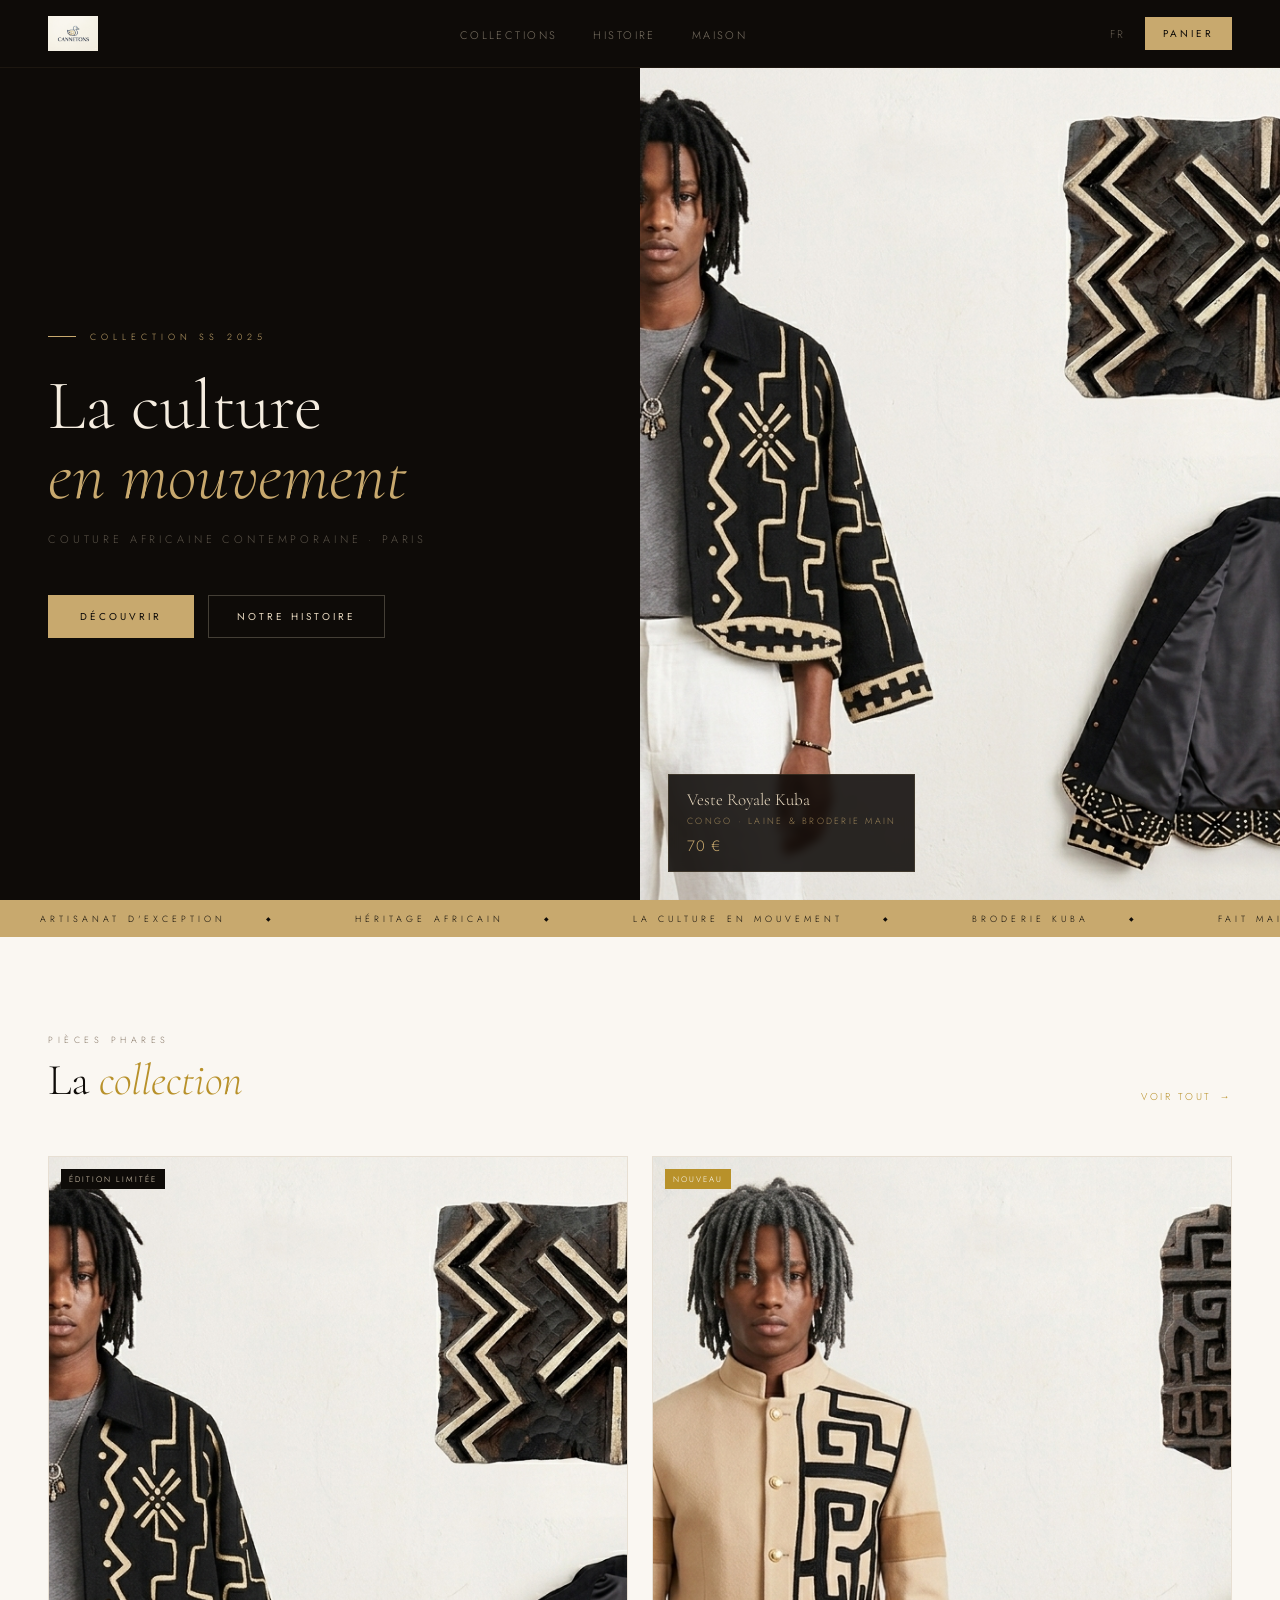
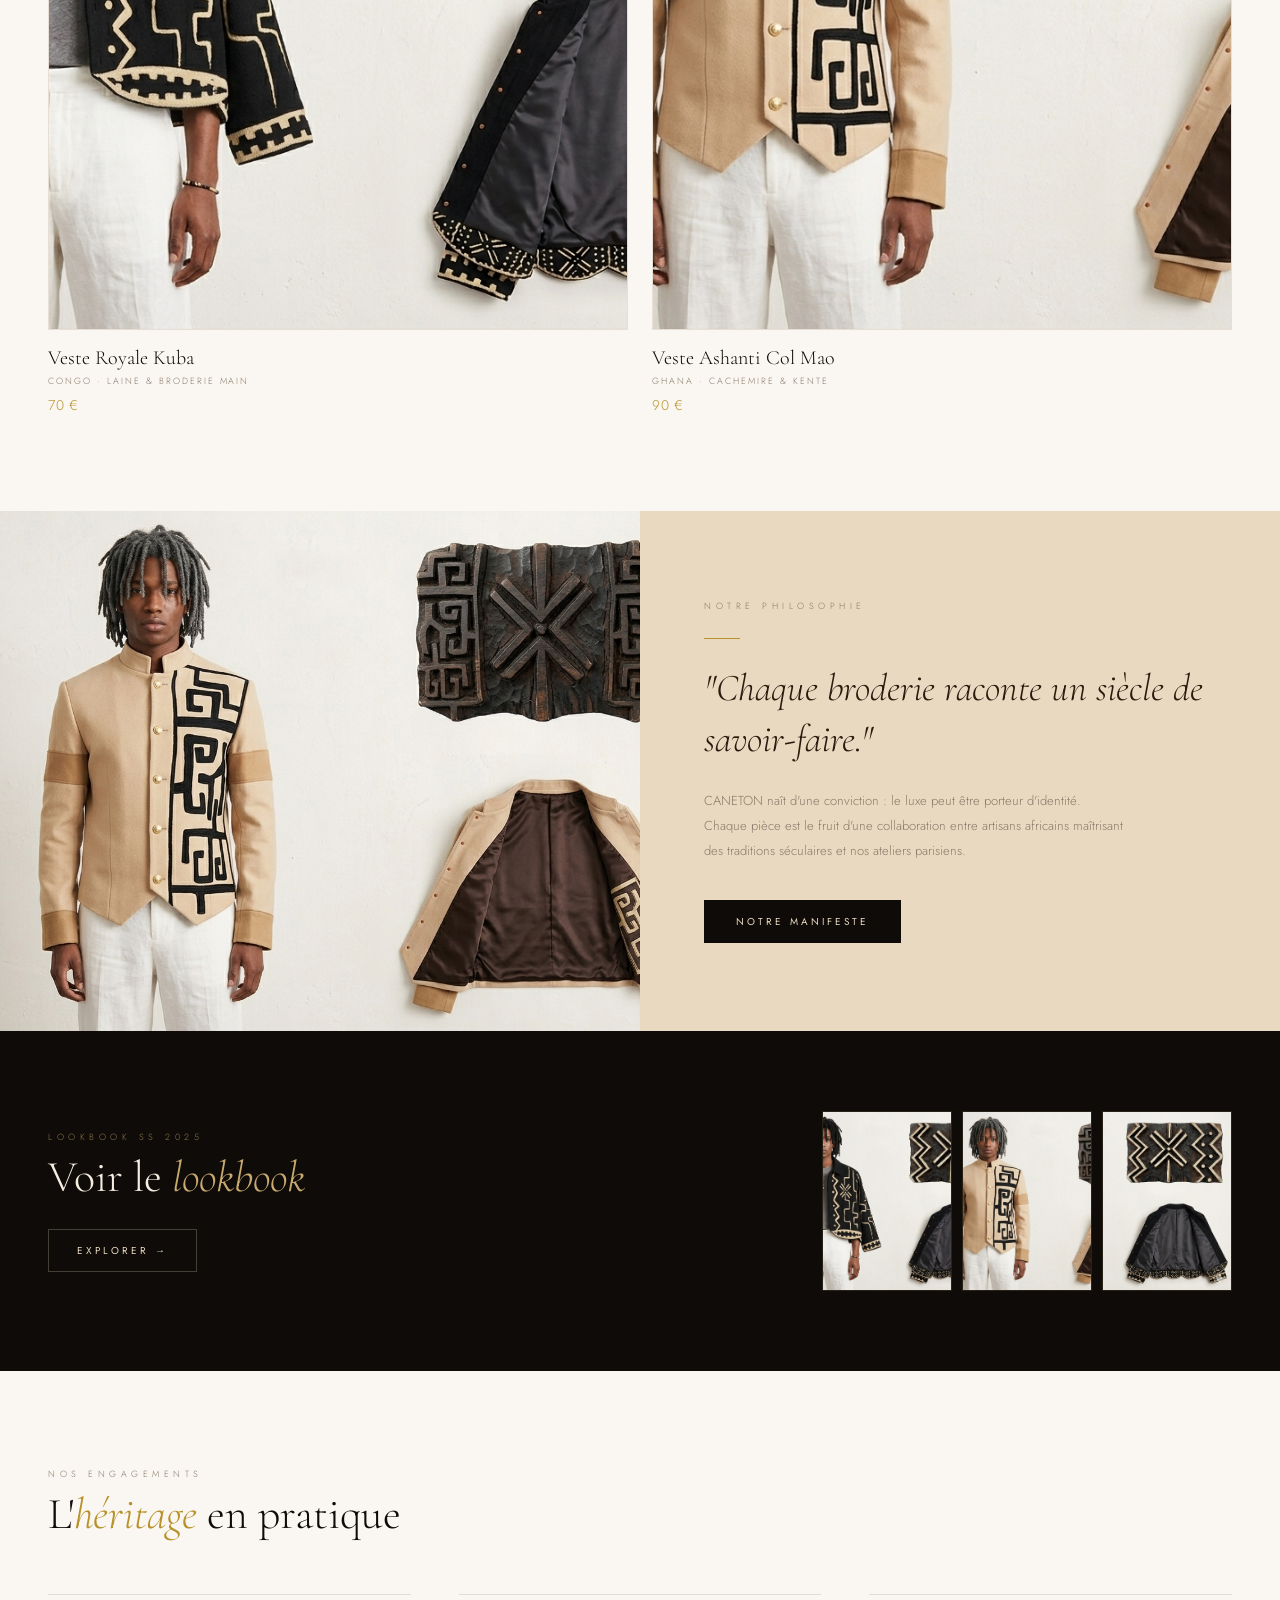
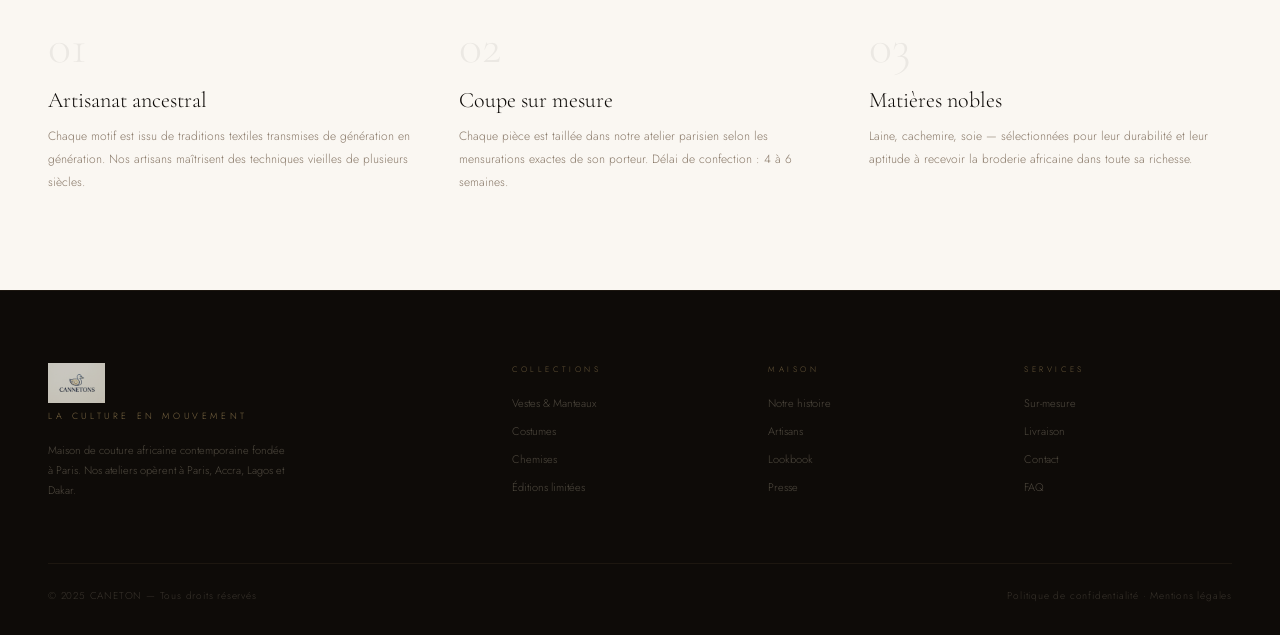
<file: index.html>
<!DOCTYPE html>
<html lang="fr">
<head>
  <meta charset="UTF-8">
  <meta name="viewport" content="width=device-width, initial-scale=1.0">
  <meta name="description" content="CANETON — Maison de couture africaine contemporaine. Vestes et pièces de luxe inspirées des tissus Kuba, Kente et Bogolan.">
  <title>CANETON — La culture en mouvement</title>
  <link rel="stylesheet" href="css/style.css">
  <style>
    /* === HERO === */
    .hero {
      display: grid;
      grid-template-columns: 1fr 1fr;
      min-height: calc(100vh - var(--nav-h));
      background: var(--dark);
    }
    .hero-left {
      padding: 80px var(--pad-x);
      display: flex;
      flex-direction: column;
      justify-content: center;
    }
    .hero-eyebrow {
      font-size: 9px;
      letter-spacing: 0.55em;
      text-transform: uppercase;
      color: var(--sand);
      margin-bottom: 28px;
      display: flex;
      align-items: center;
      gap: 14px;
      opacity: 0;
      animation: fadeUp 0.8s 0.2s forwards;
    }
    .hero-eyebrow::before {
      content: '';
      display: inline-block;
      width: 28px;
      height: 1px;
      background: var(--sand);
    }
    .hero-title {
      font-family: var(--font-display);
      font-size: clamp(48px, 5.5vw, 80px);
      font-weight: 300;
      line-height: 1.0;
      color: var(--beige-light);
      margin-bottom: 20px;
      opacity: 0;
      animation: fadeUp 0.8s 0.35s forwards;
    }
    .hero-title i { color: var(--sand); }
    .hero-sub {
      font-size: 11px;
      letter-spacing: 0.35em;
      text-transform: uppercase;
      color: rgba(232, 217, 192, 0.35);
      margin-bottom: 48px;
      opacity: 0;
      animation: fadeUp 0.8s 0.5s forwards;
    }
    .hero-btns {
      display: flex;
      gap: 14px;
      flex-wrap: wrap;
      opacity: 0;
      animation: fadeUp 0.8s 0.65s forwards;
    }
    .hero-right { position: relative; overflow: hidden; }
    .hero-img {
      width: 100%;
      height: 100%;
      position: relative;
    }
    .hero-img img {
      width: 100%;
      height: 100%;
      object-fit: cover;
      object-position: center top;
    }
    .hero-badge {
      position: absolute;
      bottom: 28px;
      left: 28px;
      background: rgba(14, 11, 8, 0.88);
      border: 1px solid var(--border);
      padding: 14px 18px;
      backdrop-filter: blur(4px);
    }
    .hero-badge-name {
      font-family: var(--font-display);
      font-size: 17px;
      color: var(--beige);
      font-weight: 300;
      margin-bottom: 4px;
    }
    .hero-badge-sub {
      font-size: 9px;
      letter-spacing: 0.25em;
      text-transform: uppercase;
      color: var(--sand);
      opacity: 0.7;
      margin-bottom: 8px;
    }
    .hero-badge-price {
      font-size: 15px;
      color: var(--sand);
      letter-spacing: 0.05em;
    }

    /* === COLLECTION SECTION === */
    .collection-section { padding: 96px var(--pad-x); background: var(--cream); }
    .collection-header {
      display: flex;
      justify-content: space-between;
      align-items: flex-end;
      margin-bottom: 52px;
    }
    .see-all {
      font-size: 10px;
      letter-spacing: 0.25em;
      text-transform: uppercase;
      color: var(--gold);
      display: flex;
      align-items: center;
      gap: 8px;
      transition: gap var(--transition);
    }
    .see-all:hover { gap: 14px; }
    .see-all::after { content: '→'; }
    .product-grid {
      display: grid;
      grid-template-columns: repeat(2, 1fr);
      gap: 24px;
    }

    /* === STORY === */
    .story {
      display: grid;
      grid-template-columns: 1fr 1fr;
      min-height: 520px;
    }
    .story-img {
      overflow: hidden;
      position: relative;
    }
    .story-img img {
      width: 100%;
      height: 100%;
      object-fit: cover;
      object-position: 30% top;
      transition: transform var(--transition-slow);
    }
    .story:hover .story-img img { transform: scale(1.03); }
    .story-content {
      background: var(--beige);
      padding: 72px 64px;
      display: flex;
      flex-direction: column;
      justify-content: center;
    }
    .story-quote {
      font-family: var(--font-display);
      font-size: clamp(26px, 3vw, 38px);
      font-style: italic;
      font-weight: 300;
      color: var(--brown);
      line-height: 1.35;
      margin-bottom: 24px;
    }
    .story-text {
      font-size: 13px;
      line-height: 1.9;
      color: var(--muted);
      margin-bottom: 36px;
      max-width: 420px;
    }

    /* === LOOKBOOK BANNER === */
    .lookbook {
      background: var(--dark);
      padding: 80px var(--pad-x);
      display: flex;
      justify-content: space-between;
      align-items: center;
      gap: 48px;
    }
    .lookbook-imgs {
      display: flex;
      gap: 10px;
      flex-shrink: 0;
    }
    .lk-img {
      width: 130px;
      height: 180px;
      overflow: hidden;
      border: 1px solid var(--border);
      transition: border-color var(--transition);
    }
    .lk-img:hover { border-color: var(--sand); }
    .lk-img img {
      width: 100%;
      height: 100%;
      object-fit: cover;
      object-position: center top;
      transition: transform var(--transition-slow);
    }
    .lk-img:hover img { transform: scale(1.06); }
    .lk-img:nth-child(2) img { object-position: 30% top; }
    .lk-img:nth-child(3) img { object-position: right top; }

    /* === VALUES === */
    .values {
      padding: 96px var(--pad-x);
      background: var(--cream);
    }
    .values-grid {
      display: grid;
      grid-template-columns: repeat(3, 1fr);
      gap: 48px;
      margin-top: 56px;
    }
    .value-item { border-top: 1px solid rgba(0,0,0,0.1); padding-top: 28px; }
    .value-num {
      font-family: var(--font-display);
      font-size: 48px;
      font-weight: 300;
      color: rgba(0,0,0,0.06);
      line-height: 1;
      margin-bottom: 16px;
    }
    .value-title {
      font-family: var(--font-display);
      font-size: 22px;
      font-weight: 300;
      color: var(--dark);
      margin-bottom: 12px;
    }
    .value-text {
      font-size: 12px;
      line-height: 1.9;
      color: var(--muted);
    }

    /* === ANIMATIONS === */
    @keyframes fadeUp {
      from { opacity: 0; transform: translateY(16px); }
      to { opacity: 1; transform: translateY(0); }
    }

    /* === RESPONSIVE === */
    @media (max-width: 900px) {
      .hero { grid-template-columns: 1fr; min-height: auto; }
      .hero-right { height: 55vw; max-height: 480px; }
      .story { grid-template-columns: 1fr; }
      .story-img { height: 50vw; max-height: 380px; }
      .story-content { padding: 48px var(--pad-x); }
      .lookbook { flex-direction: column; align-items: flex-start; }
      .lookbook-imgs { width: 100%; justify-content: flex-start; }
      .values-grid { grid-template-columns: 1fr 1fr; }
    }
    @media (max-width: 600px) {
      .product-grid { grid-template-columns: 1fr; }
      .values-grid { grid-template-columns: 1fr; }
      .hero-title { font-size: clamp(38px, 10vw, 56px); }
      .lk-img { width: 90px; height: 125px; }
    }
  </style>
</head>
<body>

  <nav class="nav">
    <a href="index.html" class="nav-logo">
      <img src="images/logo.png" alt="CANETON" style="height:35px; width:auto; display:block;">
    </a>
    <ul class="nav-menu">
      <li><a href="collection.html">Collections</a></li>
      <li><a href="contact.html">Histoire</a></li>
      <li><a href="contact.html">Maison</a></li>
    </ul>
    <div class="nav-right">
      <span class="nav-lang">FR</span>
      <a href="panier.html" class="btn nav-cart-btn">
        <span class="label">Panier</span>
        <span class="nav-cart-count" style="display:none">0</span>
      </a>
    </div>
    <button class="nav-burger" aria-label="Menu">
      <span></span><span></span><span></span>
    </button>
  </nav>

  <nav class="nav-drawer">
    <a href="collection.html">Collections</a>
    <a href="contact.html">Notre histoire</a>
    <a href="contact.html">Maison</a>
    <a href="panier.html">Panier</a>
  </nav>

  <section class="hero">
    <div class="hero-left">
      <div class="hero-eyebrow">Collection SS 2025</div>
      <h1 class="hero-title">La culture<br><i>en mouvement</i></h1>
      <p class="hero-sub">Couture africaine contemporaine · Paris</p>
      <div class="hero-btns">
        <a href="collection.html" class="btn btn-primary">Découvrir</a>
        <a href="contact.html" class="btn btn-outline">Notre histoire</a>
      </div>
    </div>
    <div class="hero-right">
      <div class="hero-img">
        <img src="images/veste-kuba.png" alt="Veste Royale Kuba — CANETON">
        <div class="hero-badge">
          <div class="hero-badge-name">Veste Royale Kuba</div>
          <div class="hero-badge-sub">Congo · Laine &amp; Broderie main</div>
          <div class="hero-badge-price">70 €</div>
        </div>
      </div>
    </div>
  </section>

  <div class="ticker" aria-hidden="true">
    <div class="ticker-track">
      <span class="ticker-item">Artisanat d'exception</span>
      <span class="ticker-item">Héritage africain</span>
      <span class="ticker-item">La culture en mouvement</span>
      <span class="ticker-item">Broderie Kuba</span>
      <span class="ticker-item">Fait main — Paris &amp; Afrique</span>
      <span class="ticker-item">Éditions limitées</span>
      <span class="ticker-item">Artisanat d'exception</span>
      <span class="ticker-item">Héritage africain</span>
      <span class="ticker-item">La culture en mouvement</span>
      <span class="ticker-item">Broderie Kuba</span>
      <span class="ticker-item">Fait main — Paris &amp; Afrique</span>
      <span class="ticker-item">Éditions limitées</span>
    </div>
  </div>

  <section class="collection-section">
    <div class="collection-header reveal">
      <div>
        <div class="section-eyebrow">Pièces phares</div>
        <h2 class="section-title">La <i>collection</i></h2>
      </div>
      <a href="collection.html" class="see-all">Voir tout</a>
    </div>

    <div class="product-grid">
      <a href="produit.html?id=1" class="pcard reveal reveal-delay-1">
        <div class="pcard-img">
          <img src="images/veste-kuba.png" alt="Veste Royale Kuba">
          <div class="pcard-tag">Édition limitée</div>
          <div class="pcard-overlay"></div>
          <button class="pcard-quick" onclick="event.preventDefault(); addToCart({id:'1',name:'Veste Royale Kuba',price:70,image:'images/veste-kuba.png',size:'M'})">
            Ajouter au panier
          </button>
        </div>
        <div class="pcard-name">Veste Royale Kuba</div>
        <div class="pcard-origin">Congo · Laine &amp; Broderie main</div>
        <div class="pcard-price">70 €</div>
      </a>

      <a href="produit.html?id=2" class="pcard reveal reveal-delay-2">
        <div class="pcard-img">
          <img src="images/veste-ashanti.png" alt="Veste Ashanti Col Mao" style="object-position:30% top;">
          <div class="pcard-tag new">Nouveau</div>
          <div class="pcard-overlay"></div>
          <button class="pcard-quick" onclick="event.preventDefault(); addToCart({id:'2',name:'Veste Ashanti Col Mao',price:90,image:'images/veste-ashanti.png',size:'M'})">
            Ajouter au panier
          </button>
        </div>
        <div class="pcard-name">Veste Ashanti Col Mao</div>
        <div class="pcard-origin">Ghana · Cachemire &amp; Kente</div>
        <div class="pcard-price">90 €</div>
      </a>
    </div>
  </section>

  <section class="story" id="story">
    <div class="story-img">
      <img src="images/veste-ashanti.png" alt="Atelier CANETON">
    </div>
    <div class="story-content">
      <div class="section-eyebrow reveal">Notre philosophie</div>
      <div class="section-divider"></div>
      <p class="story-quote reveal">"Chaque broderie raconte un siècle de savoir-faire."</p>
      <p class="story-text reveal">CANETON naît d'une conviction : le luxe peut être porteur d'identité. Chaque pièce est le fruit d'une collaboration entre artisans africains maîtrisant des traditions séculaires et nos ateliers parisiens.</p>
      <a href="contact.html" class="btn btn-dark reveal" style="align-self:flex-start;">Notre manifeste</a>
    </div>
  </section>

  <section class="lookbook">
    <div class="reveal">
      <div class="section-eyebrow light">Lookbook SS 2025</div>
      <h2 class="section-title light">Voir le <i>lookbook</i></h2>
      <div style="margin-top:28px;">
        <a href="collection.html" class="btn btn-outline">Explorer →</a>
      </div>
    </div>
    <div class="lookbook-imgs reveal">
      <div class="lk-img"><img src="images/veste-kuba.png" alt="Look 1"></div>
      <div class="lk-img"><img src="images/veste-ashanti.png" alt="Look 2"></div>
      <div class="lk-img"><img src="images/veste-kuba.png" alt="Look 3"></div>
    </div>
  </section>

  <section class="values">
    <div class="reveal">
      <div class="section-eyebrow">Nos engagements</div>
      <h2 class="section-title">L'<i>héritage</i> en pratique</h2>
    </div>
    <div class="values-grid">
      <div class="value-item reveal reveal-delay-1">
        <div class="value-num">01</div>
        <div class="value-title">Artisanat ancestral</div>
        <p class="value-text">Chaque motif est issu de traditions textiles transmises de génération en génération. Nos artisans maîtrisent des techniques vieilles de plusieurs siècles.</p>
      </div>
      <div class="value-item reveal reveal-delay-2">
        <div class="value-num">02</div>
        <div class="value-title">Coupe sur mesure</div>
        <p class="value-text">Chaque pièce est taillée dans notre atelier parisien selon les mensurations exactes de son porteur. Délai de confection : 4 à 6 semaines.</p>
      </div>
      <div class="value-item reveal reveal-delay-3">
        <div class="value-num">03</div>
        <div class="value-title">Matières nobles</div>
        <p class="value-text">Laine, cachemire, soie — sélectionnées pour leur durabilité et leur aptitude à recevoir la broderie africaine dans toute sa richesse.</p>
      </div>
    </div>
  </section>

  <footer class="footer">
    <div class="footer-grid">
      <div>
        <div class="footer-brand">
          <img src="images/logo.png" alt="CANETON" style="height:40px; opacity:0.8;">
        </div>
        <div class="footer-tagline">La culture en mouvement</div>
        <p class="footer-desc">Maison de couture africaine contemporaine fondée à Paris. Nos ateliers opèrent à Paris, Accra, Lagos et Dakar.</p>
      </div>
      <div>
        <div class="footer-col-title">Collections</div>
        <ul class="footer-links">
          <li><a href="collection.html">Vestes &amp; Manteaux</a></li>
          <li><a href="collection.html">Costumes</a></li>
          <li><a href="collection.html">Chemises</a></li>
          <li><a href="collection.html">Éditions limitées</a></li>
        </ul>
      </div>
      <div>
        <div class="footer-col-title">Maison</div>
        <ul class="footer-links">
          <li><a href="contact.html">Notre histoire</a></li>
          <li><a href="contact.html">Artisans</a></li>
          <li><a href="collection.html">Lookbook</a></li>
          <li><a href="contact.html">Presse</a></li>
        </ul>
      </div>
      <div>
        <div class="footer-col-title">Services</div>
        <ul class="footer-links">
          <li><a href="contact.html">Sur-mesure</a></li>
          <li><a href="contact.html">Livraison</a></li>
          <li><a href="contact.html">Contact</a></li>
          <li><a href="contact.html">FAQ</a></li>
        </ul>
      </div>
    </div>
    <div class="footer-bottom">
      <span>© 2025 CANETON — Tous droits réservés</span>
      <span>Politique de confidentialité · Mentions légales</span>
    </div>
  </footer>

  <script src="js/main.js"></script>
</body>
</html>
</file>
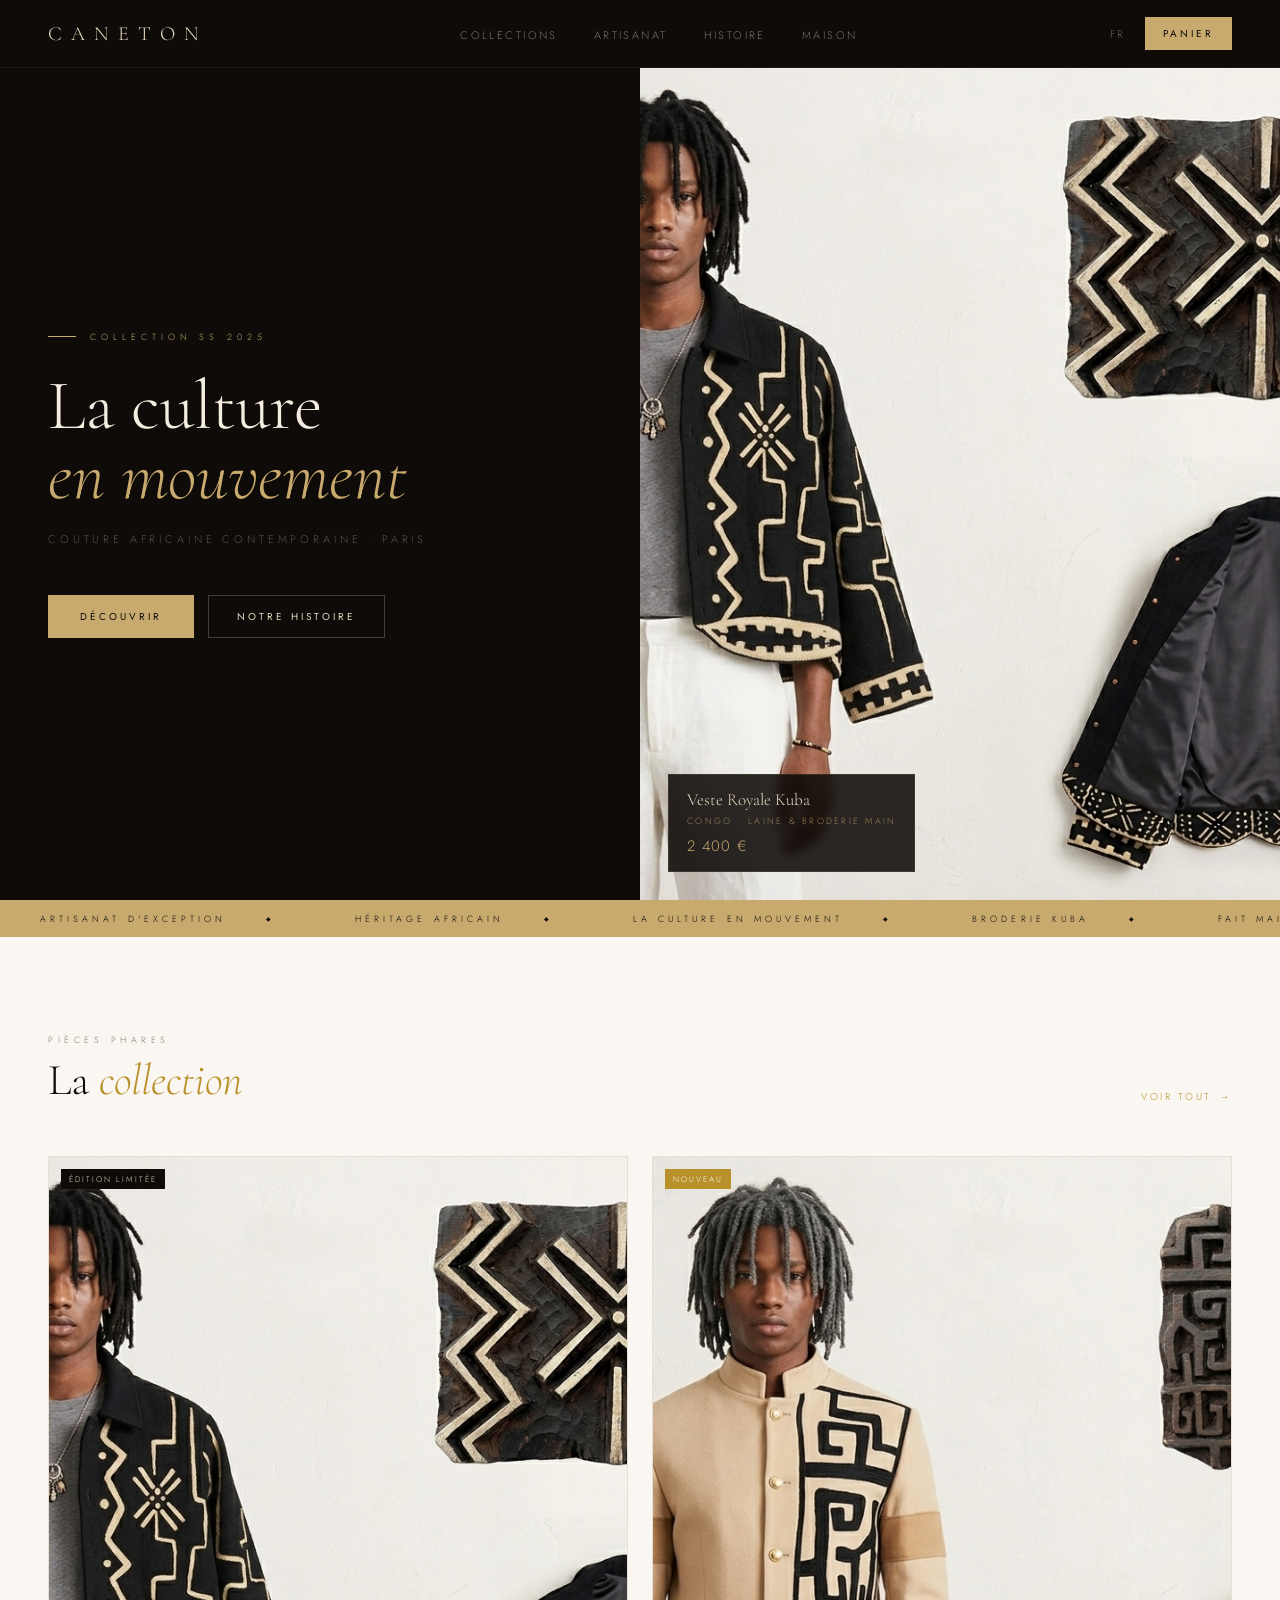
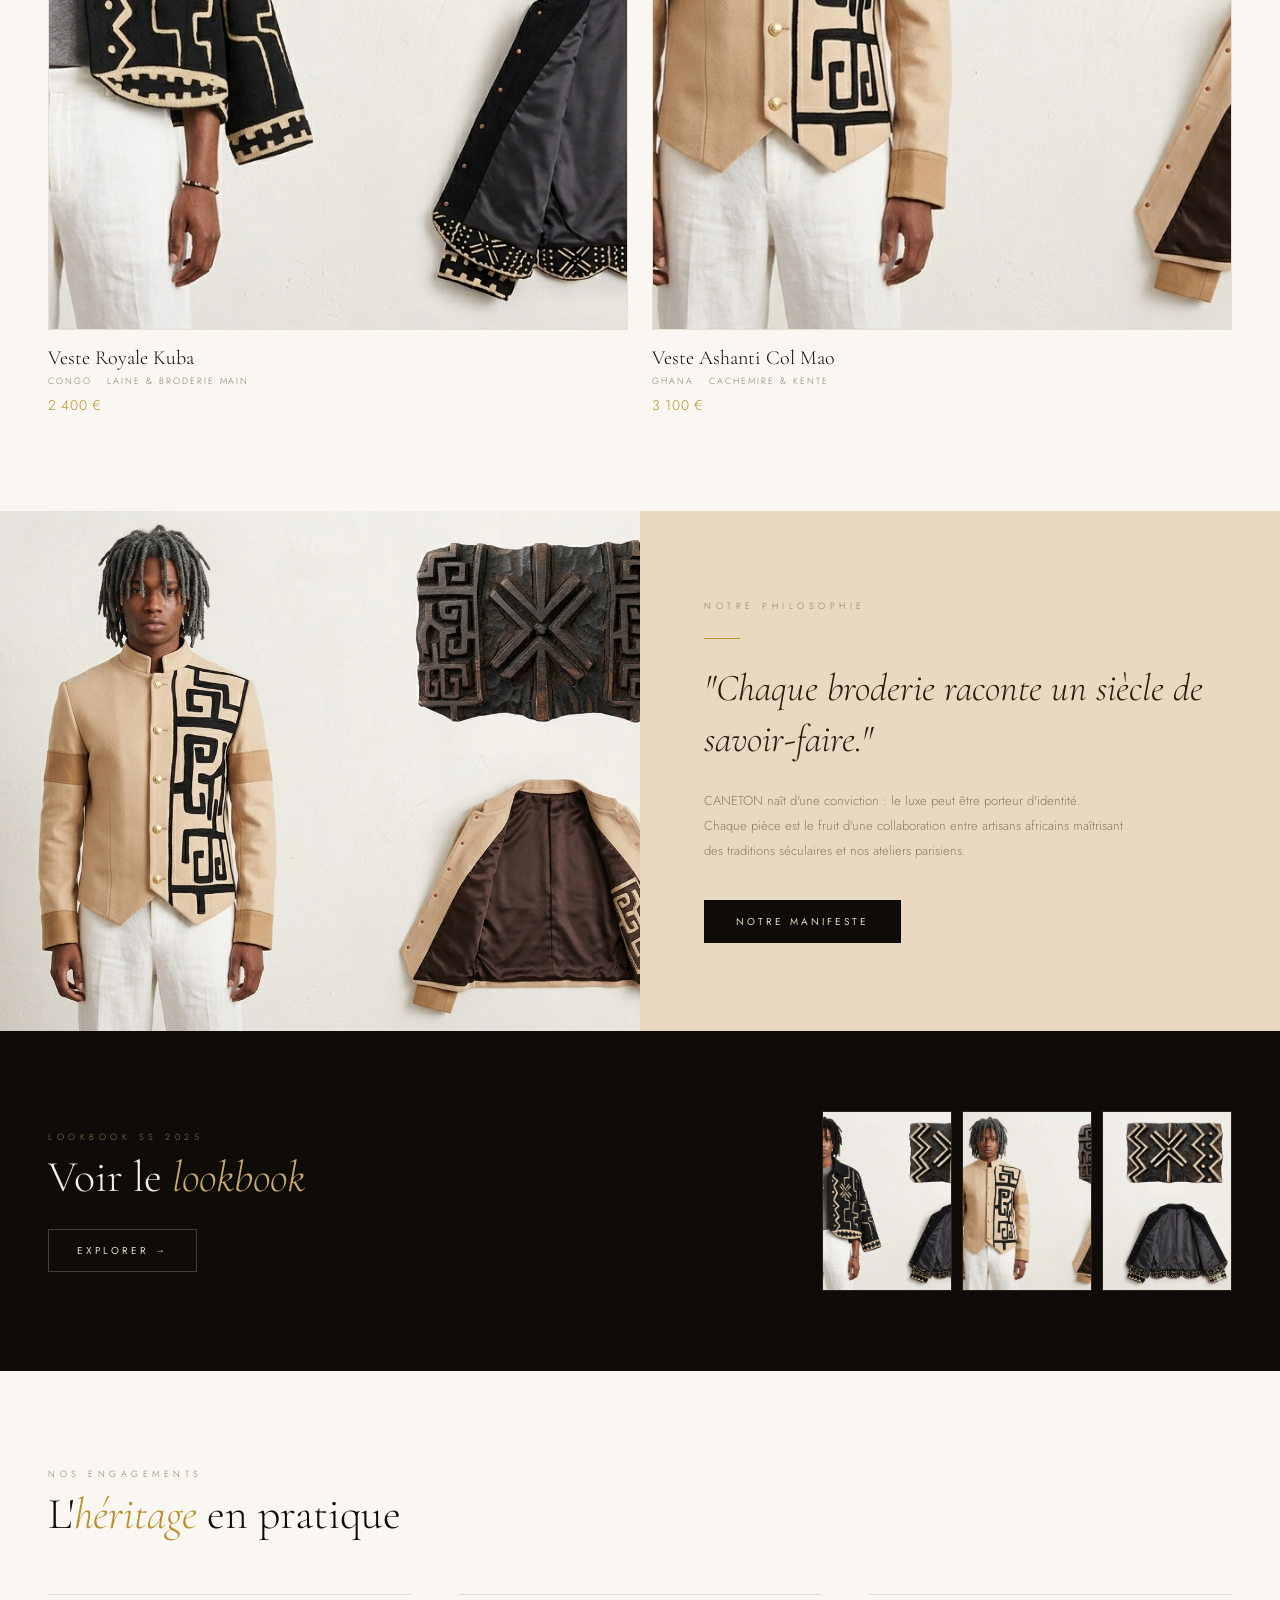
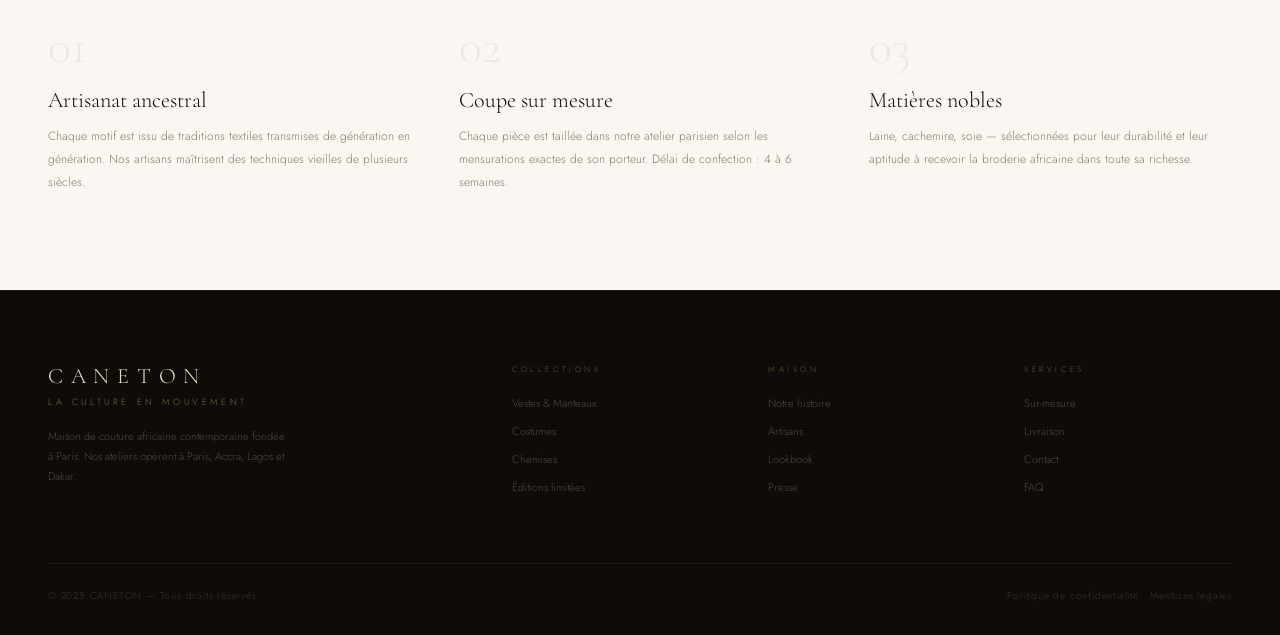
<file: caneton/index.html>
<!DOCTYPE html>
<html lang="fr">
<head>
  <meta charset="UTF-8">
  <meta name="viewport" content="width=device-width, initial-scale=1.0">
  <meta name="description" content="CANETON — Maison de couture africaine contemporaine. Vestes et pièces de luxe inspirées des tissus Kuba, Kente et Bogolan.">
  <title>CANETON — La culture en mouvement</title>
  <link rel="stylesheet" href="css/style.css">
  <style>
    /* === HERO === */
    .hero {
      display: grid;
      grid-template-columns: 1fr 1fr;
      min-height: calc(100vh - var(--nav-h));
      background: var(--dark);
    }
    .hero-left {
      padding: 80px var(--pad-x);
      display: flex;
      flex-direction: column;
      justify-content: center;
    }
    .hero-eyebrow {
      font-size: 9px;
      letter-spacing: 0.55em;
      text-transform: uppercase;
      color: var(--sand);
      margin-bottom: 28px;
      display: flex;
      align-items: center;
      gap: 14px;
      opacity: 0;
      animation: fadeUp 0.8s 0.2s forwards;
    }
    .hero-eyebrow::before {
      content: '';
      display: inline-block;
      width: 28px;
      height: 1px;
      background: var(--sand);
    }
    .hero-title {
      font-family: var(--font-display);
      font-size: clamp(48px, 5.5vw, 80px);
      font-weight: 300;
      line-height: 1.0;
      color: var(--beige-light);
      margin-bottom: 20px;
      opacity: 0;
      animation: fadeUp 0.8s 0.35s forwards;
    }
    .hero-title i { color: var(--sand); }
    .hero-sub {
      font-size: 11px;
      letter-spacing: 0.35em;
      text-transform: uppercase;
      color: rgba(232, 217, 192, 0.35);
      margin-bottom: 48px;
      opacity: 0;
      animation: fadeUp 0.8s 0.5s forwards;
    }
    .hero-btns {
      display: flex;
      gap: 14px;
      flex-wrap: wrap;
      opacity: 0;
      animation: fadeUp 0.8s 0.65s forwards;
    }
    .hero-right { position: relative; overflow: hidden; }
    .hero-img {
      width: 100%;
      height: 100%;
      position: relative;
    }
    .hero-img img {
      width: 100%;
      height: 100%;
      object-fit: cover;
      object-position: center top;
    }
    .hero-badge {
      position: absolute;
      bottom: 28px;
      left: 28px;
      background: rgba(14, 11, 8, 0.88);
      border: 1px solid var(--border);
      padding: 14px 18px;
      backdrop-filter: blur(4px);
    }
    .hero-badge-name {
      font-family: var(--font-display);
      font-size: 17px;
      color: var(--beige);
      font-weight: 300;
      margin-bottom: 4px;
    }
    .hero-badge-sub {
      font-size: 9px;
      letter-spacing: 0.25em;
      text-transform: uppercase;
      color: var(--sand);
      opacity: 0.7;
      margin-bottom: 8px;
    }
    .hero-badge-price {
      font-size: 15px;
      color: var(--sand);
      letter-spacing: 0.05em;
    }

    /* === COLLECTION SECTION === */
    .collection-section { padding: 96px var(--pad-x); background: var(--cream); }
    .collection-header {
      display: flex;
      justify-content: space-between;
      align-items: flex-end;
      margin-bottom: 52px;
    }
    .see-all {
      font-size: 10px;
      letter-spacing: 0.25em;
      text-transform: uppercase;
      color: var(--gold);
      display: flex;
      align-items: center;
      gap: 8px;
      transition: gap var(--transition);
    }
    .see-all:hover { gap: 14px; }
    .see-all::after { content: '→'; }
    .product-grid {
      display: grid;
      grid-template-columns: repeat(2, 1fr);
      gap: 24px;
    }

    /* === STORY === */
    .story {
      display: grid;
      grid-template-columns: 1fr 1fr;
      min-height: 520px;
    }
    .story-img {
      overflow: hidden;
      position: relative;
    }
    .story-img img {
      width: 100%;
      height: 100%;
      object-fit: cover;
      object-position: 30% top;
      transition: transform var(--transition-slow);
    }
    .story:hover .story-img img { transform: scale(1.03); }
    .story-content {
      background: var(--beige);
      padding: 72px 64px;
      display: flex;
      flex-direction: column;
      justify-content: center;
    }
    .story-quote {
      font-family: var(--font-display);
      font-size: clamp(26px, 3vw, 38px);
      font-style: italic;
      font-weight: 300;
      color: var(--brown);
      line-height: 1.35;
      margin-bottom: 24px;
    }
    .story-text {
      font-size: 13px;
      line-height: 1.9;
      color: var(--muted);
      margin-bottom: 36px;
      max-width: 420px;
    }

    /* === LOOKBOOK BANNER === */
    .lookbook {
      background: var(--dark);
      padding: 80px var(--pad-x);
      display: flex;
      justify-content: space-between;
      align-items: center;
      gap: 48px;
    }
    .lookbook-imgs {
      display: flex;
      gap: 10px;
      flex-shrink: 0;
    }
    .lk-img {
      width: 130px;
      height: 180px;
      overflow: hidden;
      border: 1px solid var(--border);
      transition: border-color var(--transition);
    }
    .lk-img:hover { border-color: var(--sand); }
    .lk-img img {
      width: 100%;
      height: 100%;
      object-fit: cover;
      object-position: center top;
      transition: transform var(--transition-slow);
    }
    .lk-img:hover img { transform: scale(1.06); }
    .lk-img:nth-child(2) img { object-position: 30% top; }
    .lk-img:nth-child(3) img { object-position: right top; }

    /* === VALUES === */
    .values {
      padding: 96px var(--pad-x);
      background: var(--cream);
    }
    .values-grid {
      display: grid;
      grid-template-columns: repeat(3, 1fr);
      gap: 48px;
      margin-top: 56px;
    }
    .value-item { border-top: 1px solid rgba(0,0,0,0.1); padding-top: 28px; }
    .value-num {
      font-family: var(--font-display);
      font-size: 48px;
      font-weight: 300;
      color: rgba(0,0,0,0.06);
      line-height: 1;
      margin-bottom: 16px;
    }
    .value-title {
      font-family: var(--font-display);
      font-size: 22px;
      font-weight: 300;
      color: var(--dark);
      margin-bottom: 12px;
    }
    .value-text {
      font-size: 12px;
      line-height: 1.9;
      color: var(--muted);
    }

    /* === ANIMATIONS === */
    @keyframes fadeUp {
      from { opacity: 0; transform: translateY(16px); }
      to { opacity: 1; transform: translateY(0); }
    }

    /* === RESPONSIVE === */
    @media (max-width: 900px) {
      .hero { grid-template-columns: 1fr; min-height: auto; }
      .hero-right { height: 55vw; max-height: 480px; }
      .story { grid-template-columns: 1fr; }
      .story-img { height: 50vw; max-height: 380px; }
      .story-content { padding: 48px var(--pad-x); }
      .lookbook { flex-direction: column; align-items: flex-start; }
      .lookbook-imgs { width: 100%; justify-content: flex-start; }
      .values-grid { grid-template-columns: 1fr 1fr; }
    }
    @media (max-width: 600px) {
      .product-grid { grid-template-columns: 1fr; }
      .values-grid { grid-template-columns: 1fr; }
      .hero-title { font-size: clamp(38px, 10vw, 56px); }
      .lk-img { width: 90px; height: 125px; }
    }
  </style>
</head>
<body>

  <!-- NAV -->
  <nav class="nav">
    <a href="index.html" class="nav-logo">CANETON</a>
    <ul class="nav-menu">
      <li><a href="collection.html">Collections</a></li>
      <li><a href="index.html#story">Artisanat</a></li>
      <li><a href="contact.html">Histoire</a></li>
      <li><a href="contact.html">Maison</a></li>
    </ul>
    <div class="nav-right">
      <span class="nav-lang">FR</span>
      <a href="panier.html" class="btn nav-cart-btn">
        <span class="label">Panier</span>
        <span class="nav-cart-count" style="display:none">0</span>
      </a>
    </div>
    <button class="nav-burger" aria-label="Menu">
      <span></span><span></span><span></span>
    </button>
  </nav>

  <!-- MOBILE DRAWER -->
  <nav class="nav-drawer">
    <a href="collection.html">Collections</a>
    <a href="contact.html">Artisanat</a>
    <a href="contact.html">Notre histoire</a>
    <a href="contact.html">Maison</a>
    <a href="panier.html">Panier</a>
  </nav>

  <!-- HERO -->
  <section class="hero">
    <div class="hero-left">
      <div class="hero-eyebrow">Collection SS 2025</div>
      <h1 class="hero-title">La culture<br><i>en mouvement</i></h1>
      <p class="hero-sub">Couture africaine contemporaine · Paris</p>
      <div class="hero-btns">
        <a href="collection.html" class="btn btn-primary">Découvrir</a>
        <a href="contact.html" class="btn btn-outline">Notre histoire</a>
      </div>
    </div>
    <div class="hero-right">
      <div class="hero-img">
        <img src="images/veste-kuba.png" alt="Veste Royale Kuba — CANETON">
        <div class="hero-badge">
          <div class="hero-badge-name">Veste Royale Kuba</div>
          <div class="hero-badge-sub">Congo · Laine &amp; Broderie main</div>
          <div class="hero-badge-price">2 400 €</div>
        </div>
      </div>
    </div>
  </section>

  <!-- TICKER -->
  <div class="ticker" aria-hidden="true">
    <div class="ticker-track">
      <span class="ticker-item">Artisanat d'exception</span>
      <span class="ticker-item">Héritage africain</span>
      <span class="ticker-item">La culture en mouvement</span>
      <span class="ticker-item">Broderie Kuba</span>
      <span class="ticker-item">Fait main — Paris &amp; Afrique</span>
      <span class="ticker-item">Éditions limitées</span>
      <span class="ticker-item">Artisanat d'exception</span>
      <span class="ticker-item">Héritage africain</span>
      <span class="ticker-item">La culture en mouvement</span>
      <span class="ticker-item">Broderie Kuba</span>
      <span class="ticker-item">Fait main — Paris &amp; Afrique</span>
      <span class="ticker-item">Éditions limitées</span>
    </div>
  </div>

  <!-- COLLECTION -->
  <section class="collection-section">
    <div class="collection-header reveal">
      <div>
        <div class="section-eyebrow">Pièces phares</div>
        <h2 class="section-title">La <i>collection</i></h2>
      </div>
      <a href="collection.html" class="see-all">Voir tout</a>
    </div>

    <div class="product-grid">
      <a href="produit.html?id=1" class="pcard reveal reveal-delay-1">
        <div class="pcard-img">
          <img src="images/veste-kuba.png" alt="Veste Royale Kuba">
          <div class="pcard-tag">Édition limitée</div>
          <div class="pcard-overlay"></div>
          <button class="pcard-quick" onclick="event.preventDefault(); addToCart({id:'1',name:'Veste Royale Kuba',price:2400,image:'images/veste-kuba.png',size:'M'})">
            Ajouter au panier
          </button>
        </div>
        <div class="pcard-name">Veste Royale Kuba</div>
        <div class="pcard-origin">Congo · Laine &amp; Broderie main</div>
        <div class="pcard-price">2 400 €</div>
      </a>

      <a href="produit.html?id=2" class="pcard reveal reveal-delay-2">
        <div class="pcard-img">
          <img src="images/veste-ashanti.png" alt="Veste Ashanti Col Mao" style="object-position:30% top;">
          <div class="pcard-tag new">Nouveau</div>
          <div class="pcard-overlay"></div>
          <button class="pcard-quick" onclick="event.preventDefault(); addToCart({id:'2',name:'Veste Ashanti Col Mao',price:3100,image:'images/veste-ashanti.png',size:'M'})">
            Ajouter au panier
          </button>
        </div>
        <div class="pcard-name">Veste Ashanti Col Mao</div>
        <div class="pcard-origin">Ghana · Cachemire &amp; Kente</div>
        <div class="pcard-price">3 100 €</div>
      </a>
    </div>
  </section>

  <!-- STORY -->
  <section class="story" id="story">
    <div class="story-img">
      <img src="images/veste-ashanti.png" alt="Atelier CANETON">
    </div>
    <div class="story-content">
      <div class="section-eyebrow reveal">Notre philosophie</div>
      <div class="section-divider"></div>
      <p class="story-quote reveal">"Chaque broderie raconte un siècle de savoir-faire."</p>
      <p class="story-text reveal">CANETON naît d'une conviction : le luxe peut être porteur d'identité. Chaque pièce est le fruit d'une collaboration entre artisans africains maîtrisant des traditions séculaires et nos ateliers parisiens.</p>
      <a href="contact.html" class="btn btn-dark reveal" style="align-self:flex-start;">Notre manifeste</a>
    </div>
  </section>

  <!-- LOOKBOOK -->
  <section class="lookbook">
    <div class="reveal">
      <div class="section-eyebrow light">Lookbook SS 2025</div>
      <h2 class="section-title light">Voir le <i>lookbook</i></h2>
      <div style="margin-top:28px;">
        <a href="collection.html" class="btn btn-outline">Explorer →</a>
      </div>
    </div>
    <div class="lookbook-imgs reveal">
      <div class="lk-img"><img src="images/veste-kuba.png" alt="Look 1"></div>
      <div class="lk-img"><img src="images/veste-ashanti.png" alt="Look 2"></div>
      <div class="lk-img"><img src="images/veste-kuba.png" alt="Look 3"></div>
    </div>
  </section>

  <!-- VALUES -->
  <section class="values">
    <div class="reveal">
      <div class="section-eyebrow">Nos engagements</div>
      <h2 class="section-title">L'<i>héritage</i> en pratique</h2>
    </div>
    <div class="values-grid">
      <div class="value-item reveal reveal-delay-1">
        <div class="value-num">01</div>
        <div class="value-title">Artisanat ancestral</div>
        <p class="value-text">Chaque motif est issu de traditions textiles transmises de génération en génération. Nos artisans maîtrisent des techniques vieilles de plusieurs siècles.</p>
      </div>
      <div class="value-item reveal reveal-delay-2">
        <div class="value-num">02</div>
        <div class="value-title">Coupe sur mesure</div>
        <p class="value-text">Chaque pièce est taillée dans notre atelier parisien selon les mensurations exactes de son porteur. Délai de confection : 4 à 6 semaines.</p>
      </div>
      <div class="value-item reveal reveal-delay-3">
        <div class="value-num">03</div>
        <div class="value-title">Matières nobles</div>
        <p class="value-text">Laine, cachemire, soie — sélectionnées pour leur durabilité et leur aptitude à recevoir la broderie africaine dans toute sa richesse.</p>
      </div>
    </div>
  </section>

  <!-- FOOTER -->
  <footer class="footer">
    <div class="footer-grid">
      <div>
        <div class="footer-brand">CANETON</div>
        <div class="footer-tagline">La culture en mouvement</div>
        <p class="footer-desc">Maison de couture africaine contemporaine fondée à Paris. Nos ateliers opèrent à Paris, Accra, Lagos et Dakar.</p>
      </div>
      <div>
        <div class="footer-col-title">Collections</div>
        <ul class="footer-links">
          <li><a href="collection.html">Vestes &amp; Manteaux</a></li>
          <li><a href="collection.html">Costumes</a></li>
          <li><a href="collection.html">Chemises</a></li>
          <li><a href="collection.html">Éditions limitées</a></li>
        </ul>
      </div>
      <div>
        <div class="footer-col-title">Maison</div>
        <ul class="footer-links">
          <li><a href="contact.html">Notre histoire</a></li>
          <li><a href="contact.html">Artisans</a></li>
          <li><a href="collection.html">Lookbook</a></li>
          <li><a href="contact.html">Presse</a></li>
        </ul>
      </div>
      <div>
        <div class="footer-col-title">Services</div>
        <ul class="footer-links">
          <li><a href="contact.html">Sur-mesure</a></li>
          <li><a href="contact.html">Livraison</a></li>
          <li><a href="contact.html">Contact</a></li>
          <li><a href="contact.html">FAQ</a></li>
        </ul>
      </div>
    </div>
    <div class="footer-bottom">
      <span>© 2025 CANETON — Tous droits réservés</span>
      <span>Politique de confidentialité · Mentions légales</span>
    </div>
  </footer>

  <script src="js/main.js"></script>
</body>
</html>
</file>
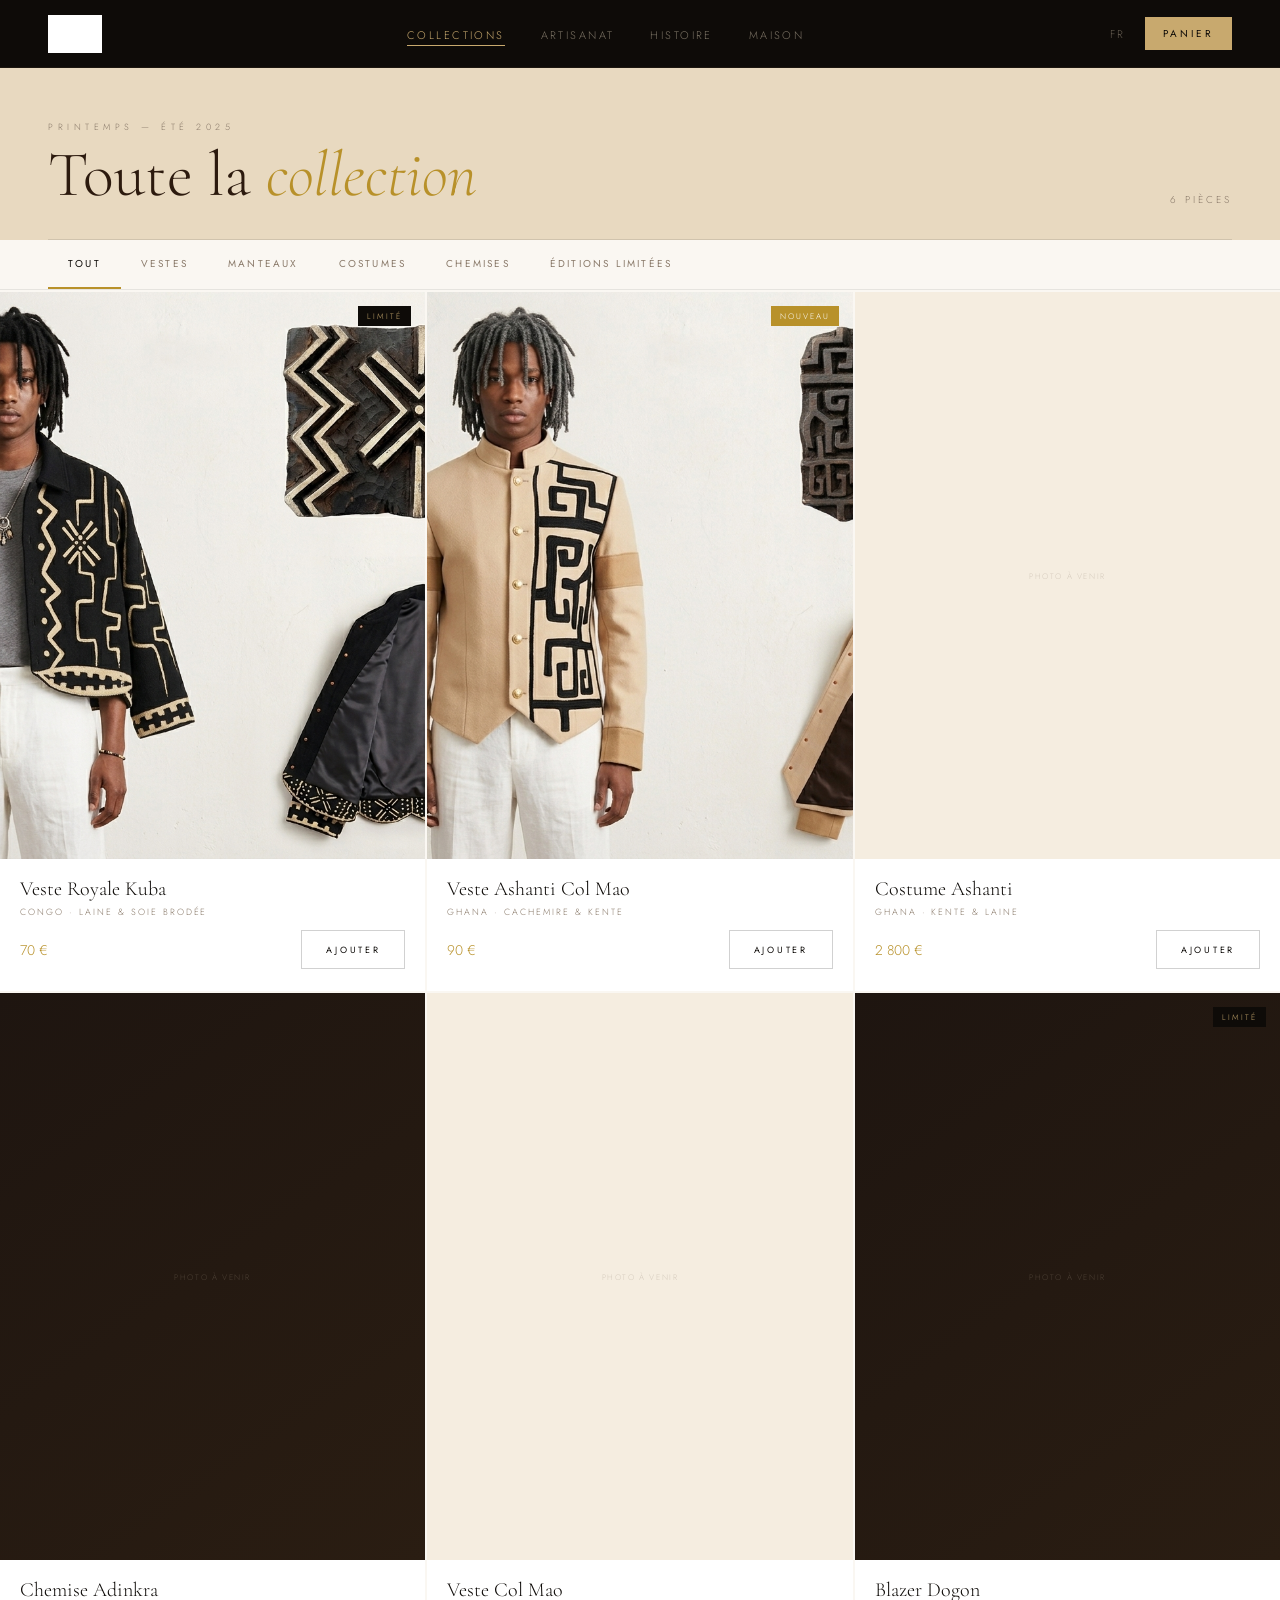
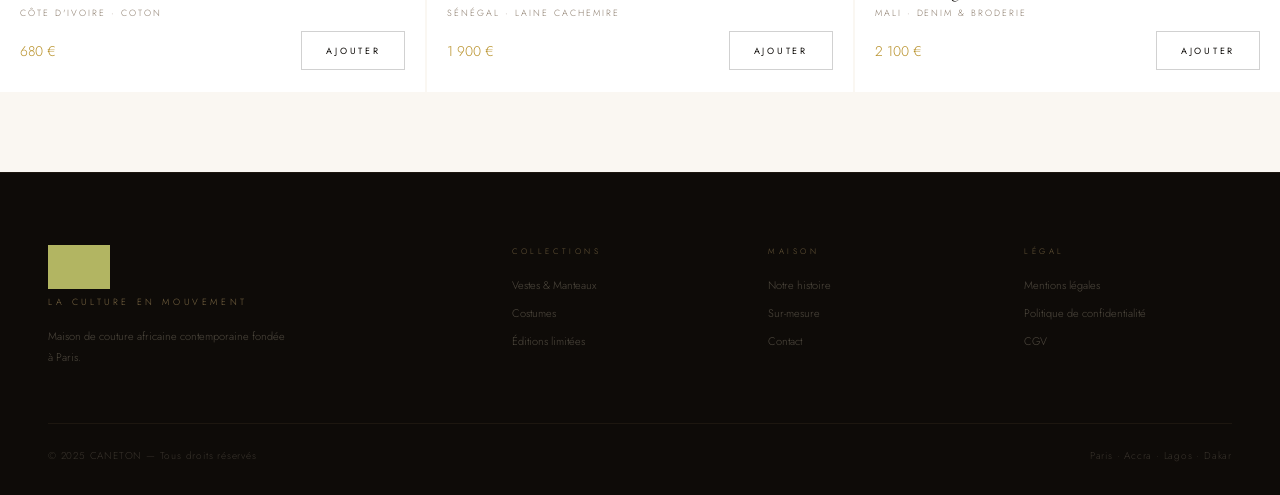
<file: collection.html>
<!DOCTYPE html>
<html lang="fr">
<head>
  <meta charset="UTF-8">
  <meta name="viewport" content="width=device-width, initial-scale=1.0">
  <meta name="description" content="CANETON — Toute la collection. Vestes, manteaux et pièces de luxe africain contemporain.">
  <title>Collection — CANETON</title>
  <link rel="stylesheet" href="css/style.css">
  <style>
    /* === HERO BAR === */
    .col-hero {
      background: var(--beige);
      padding: 52px var(--pad-x) 0;
    }
    .col-hero-inner {
      border-bottom: 1px solid rgba(0,0,0,0.1);
      padding-bottom: 32px;
      display: flex;
      justify-content: space-between;
      align-items: flex-end;
    }
    .col-page-title {
      font-family: var(--font-display);
      font-size: clamp(40px, 5vw, 64px);
      font-weight: 300;
      color: var(--brown);
      line-height: 1.0;
    }
    .col-page-title i { color: var(--gold); }
    .col-count {
      font-size: 10px;
      letter-spacing: 0.3em;
      text-transform: uppercase;
      color: var(--muted);
    }

    /* === FILTERS === */
    .col-filters {
      display: flex;
      gap: 0;
      border-bottom: 1px solid rgba(0,0,0,0.08);
      padding: 0 var(--pad-x);
      background: var(--cream);
      overflow-x: auto;
      -webkit-overflow-scrolling: touch;
      scrollbar-width: none;
    }
    .col-filters::-webkit-scrollbar { display: none; }
    .filter-btn {
      padding: 16px 20px;
      font-size: 10px;
      letter-spacing: 0.22em;
      text-transform: uppercase;
      color: var(--muted);
      cursor: pointer;
      border: none;
      background: none;
      font-family: var(--font-body);
      border-bottom: 2px solid transparent;
      transition: all var(--transition);
      white-space: nowrap;
      flex-shrink: 0;
    }
    .filter-btn:hover { color: var(--dark); }
    .filter-btn.active { color: var(--dark); border-bottom-color: var(--gold); }

    /* === PRODUCT GRID === */
    .col-grid-wrap { padding: 2px 0 80px; }
    .col-grid {
      display: grid;
      grid-template-columns: repeat(3, 1fr);
      gap: 2px;
    }
    .col-pcard {
      background: var(--white);
      cursor: pointer;
      display: block;
      transition: box-shadow var(--transition);
    }
    .col-pcard:hover { box-shadow: 0 8px 32px rgba(0,0,0,0.08); }
    .col-pcard-img {
      aspect-ratio: 3 / 4;
      overflow: hidden;
      position: relative;
    }
    .col-pcard-img img {
      width: 100%;
      height: 100%;
      object-fit: cover;
      object-position: center top;
      transition: transform var(--transition-slow);
    }
    .col-pcard:hover .col-pcard-img img { transform: scale(1.04); }
    .col-pcard-img.placeholder { background: var(--beige-light); display: flex; align-items: center; justify-content: center; }
    .col-pcard-img.placeholder-dark { background: linear-gradient(145deg, #1e1510, #2a1d12); display: flex; align-items: center; justify-content: center; }
    .placeholder-text { font-size: 8px; letter-spacing: 0.2em; color: var(--muted); opacity: 0.3; text-transform: uppercase; }
    .placeholder-dark .placeholder-text { color: var(--beige); opacity: 0.15; }

    .col-pcard-tag {
      position: absolute;
      top: 14px; right: 14px;
      background: var(--dark);
      color: var(--sand);
      font-size: 8px;
      letter-spacing: 0.25em;
      padding: 4px 9px;
      text-transform: uppercase;
      z-index: 2;
    }
    .col-pcard-tag.new { background: var(--gold); color: var(--white); }

    .col-pcard-info { padding: 18px 20px 22px; }
    .col-pcard-name {
      font-family: var(--font-display);
      font-size: 20px;
      font-weight: 300;
      margin-bottom: 4px;
      color: var(--dark);
    }
    .col-pcard-mat {
      font-size: 9px;
      letter-spacing: 0.22em;
      text-transform: uppercase;
      color: var(--muted);
      margin-bottom: 12px;
    }
    .col-pcard-row {
      display: flex;
      justify-content: space-between;
      align-items: center;
    }
    .col-pcard-price { font-size: 14px; color: var(--gold); }

    /* hidden class for filter */
    .col-pcard.hidden { display: none; }

    @media (max-width: 900px) {
      .col-grid { grid-template-columns: repeat(2, 1fr); }
    }
    @media (max-width: 520px) {
      .col-grid { grid-template-columns: 1fr; }
    }
  </style>
</head>
<body>

  <nav class="nav">
    <a href="index.html" class="nav-logo"><img src="images/logo.png" alt="CANNETONS" style="height:38px;filter:brightness(0) invert(1);"></a>
    <ul class="nav-menu">
      <li><a href="collection.html" class="active">Collections</a></li>
      <li><a href="contact.html">Artisanat</a></li>
      <li><a href="contact.html">Histoire</a></li>
      <li><a href="contact.html">Maison</a></li>
    </ul>
    <div class="nav-right">
      <span class="nav-lang">FR</span>
      <a href="panier.html" class="btn nav-cart-btn">
        <span class="label">Panier</span>
        <span class="nav-cart-count" style="display:none">0</span>
      </a>
    </div>
    <button class="nav-burger"><span></span><span></span><span></span></button>
  </nav>
  <nav class="nav-drawer">
    <a href="collection.html">Collections</a>
    <a href="contact.html">Artisanat</a>
    <a href="contact.html">Notre histoire</a>
    <a href="contact.html">Maison</a>
    <a href="panier.html">Panier</a>
  </nav>

  <!-- HERO BAR -->
  <div class="col-hero">
    <div class="col-hero-inner">
      <div>
        <div class="section-eyebrow">Printemps — Été 2025</div>
        <h1 class="col-page-title">Toute la <i>collection</i></h1>
      </div>
      <div class="col-count" id="productCount">6 pièces</div>
    </div>
  </div>

  <!-- FILTERS -->
  <div class="col-filters">
    <button class="filter-btn active" data-filter="all">Tout</button>
    <button class="filter-btn" data-filter="veste">Vestes</button>
    <button class="filter-btn" data-filter="manteau">Manteaux</button>
    <button class="filter-btn" data-filter="costume">Costumes</button>
    <button class="filter-btn" data-filter="chemise">Chemises</button>
    <button class="filter-btn" data-filter="limite">Éditions limitées</button>
  </div>

  <!-- GRID -->
  <div class="col-grid-wrap">
    <div class="col-grid" id="colGrid">

      <a href="produit.html?id=1" class="col-pcard" data-cat="veste limite">
        <div class="col-pcard-img">
          <img src="images/veste-kuba.png" alt="Veste Royale Kuba">
          <div class="col-pcard-tag">Limité</div>
        </div>
        <div class="col-pcard-info">
          <div class="col-pcard-name">Veste Royale Kuba</div>
          <div class="col-pcard-mat">Congo · Laine &amp; Soie brodée</div>
          <div class="col-pcard-row">
            <span class="col-pcard-price">70 €</span>
            <button class="btn btn-outline-dark" onclick="event.preventDefault(); addToCart({id:'1',name:'Veste Royale Kuba',price:70,image:'images/veste-kuba.png',size:'M'})">Ajouter</button>
          </div>
        </div>
      </a>

      <a href="produit.html?id=2" class="col-pcard" data-cat="veste">
        <div class="col-pcard-img">
          <img src="images/veste-ashanti.png" alt="Veste Ashanti Col Mao" style="object-position:30% top;">
          <div class="col-pcard-tag new">Nouveau</div>
        </div>
        <div class="col-pcard-info">
          <div class="col-pcard-name">Veste Ashanti Col Mao</div>
          <div class="col-pcard-mat">Ghana · Cachemire &amp; Kente</div>
          <div class="col-pcard-row">
            <span class="col-pcard-price">90 €</span>
            <button class="btn btn-outline-dark" onclick="event.preventDefault(); addToCart({id:'2',name:'Veste Ashanti Col Mao',price:90,image:'images/veste-ashanti.png',size:'M'})">Ajouter</button>
          </div>
        </div>
      </a>

      <a href="produit.html?id=3" class="col-pcard" data-cat="costume">
        <div class="col-pcard-img placeholder"><span class="placeholder-text">Photo à venir</span></div>
        <div class="col-pcard-info">
          <div class="col-pcard-name">Costume Ashanti</div>
          <div class="col-pcard-mat">Ghana · Kente &amp; Laine</div>
          <div class="col-pcard-row">
            <span class="col-pcard-price">2 800 €</span>
            <button class="btn btn-outline-dark" onclick="event.preventDefault(); addToCart({id:'3',name:'Costume Ashanti',price:2800,image:'',size:'M'})">Ajouter</button>
          </div>
        </div>
      </a>

      <a href="produit.html?id=4" class="col-pcard" data-cat="chemise">
        <div class="col-pcard-img placeholder-dark"><span class="placeholder-text" style="color:var(--beige);opacity:0.2;">Photo à venir</span></div>
        <div class="col-pcard-info">
          <div class="col-pcard-name">Chemise Adinkra</div>
          <div class="col-pcard-mat">Côte d'Ivoire · Coton</div>
          <div class="col-pcard-row">
            <span class="col-pcard-price">680 €</span>
            <button class="btn btn-outline-dark" onclick="event.preventDefault(); addToCart({id:'4',name:'Chemise Adinkra',price:680,image:'',size:'M'})">Ajouter</button>
          </div>
        </div>
      </a>

      <a href="produit.html?id=5" class="col-pcard" data-cat="veste">
        <div class="col-pcard-img placeholder"><span class="placeholder-text">Photo à venir</span></div>
        <div class="col-pcard-info">
          <div class="col-pcard-name">Veste Col Mao</div>
          <div class="col-pcard-mat">Sénégal · Laine cachemire</div>
          <div class="col-pcard-row">
            <span class="col-pcard-price">1 900 €</span>
            <button class="btn btn-outline-dark" onclick="event.preventDefault(); addToCart({id:'5',name:'Veste Col Mao',price:1900,image:'',size:'M'})">Ajouter</button>
          </div>
        </div>
      </a>

      <a href="produit.html?id=6" class="col-pcard" data-cat="veste limite">
        <div class="col-pcard-img placeholder-dark">
          <span class="placeholder-text" style="color:var(--beige);opacity:0.2;">Photo à venir</span>
          <div class="col-pcard-tag">Limité</div>
        </div>
        <div class="col-pcard-info">
          <div class="col-pcard-name">Blazer Dogon</div>
          <div class="col-pcard-mat">Mali · Denim &amp; Broderie</div>
          <div class="col-pcard-row">
            <span class="col-pcard-price">2 100 €</span>
            <button class="btn btn-outline-dark" onclick="event.preventDefault(); addToCart({id:'6',name:'Blazer Dogon',price:2100,image:'',size:'M'})">Ajouter</button>
          </div>
        </div>
      </a>

    </div>
  </div>

  <footer class="footer">
    <div class="footer-grid">
      <div>
        <div class="footer-brand"><img src="images/logo.png" alt="CANNETONS" style="height:44px;filter:brightness(0) invert(0.8) sepia(1) hue-rotate(10deg) saturate(2);opacity:0.7;"></div>
        <div class="footer-tagline">La culture en mouvement</div>
        <p class="footer-desc">Maison de couture africaine contemporaine fondée à Paris.</p>
      </div>
      <div>
        <div class="footer-col-title">Collections</div>
        <ul class="footer-links">
          <li><a href="collection.html">Vestes &amp; Manteaux</a></li>
          <li><a href="collection.html">Costumes</a></li>
          <li><a href="collection.html">Éditions limitées</a></li>
        </ul>
      </div>
      <div>
        <div class="footer-col-title">Maison</div>
        <ul class="footer-links">
          <li><a href="contact.html">Notre histoire</a></li>
          <li><a href="contact.html">Sur-mesure</a></li>
          <li><a href="contact.html">Contact</a></li>
        </ul>
      </div>
      <div>
        <div class="footer-col-title">Légal</div>
        <ul class="footer-links">
          <li>Mentions légales</li>
          <li>Politique de confidentialité</li>
          <li>CGV</li>
        </ul>
      </div>
    </div>
    <div class="footer-bottom">
      <span>© 2025 CANETON — Tous droits réservés</span>
      <span>Paris · Accra · Lagos · Dakar</span>
    </div>
  </footer>

  <script src="js/main.js"></script>
  <script>
    // Filter
    document.querySelectorAll('.filter-btn').forEach(btn => {
      btn.addEventListener('click', function() {
        document.querySelectorAll('.filter-btn').forEach(b => b.classList.remove('active'));
        this.classList.add('active');
        const filter = this.dataset.filter;
        const cards = document.querySelectorAll('.col-pcard');
        let visible = 0;
        cards.forEach(card => {
          const cats = card.dataset.cat || '';
          if (filter === 'all' || cats.includes(filter)) {
            card.classList.remove('hidden');
            visible++;
          } else {
            card.classList.add('hidden');
          }
        });
        document.getElementById('productCount').textContent = visible + ' pièce' + (visible > 1 ? 's' : '');
      });
    });
  </script>
</body>
</html>
</file>
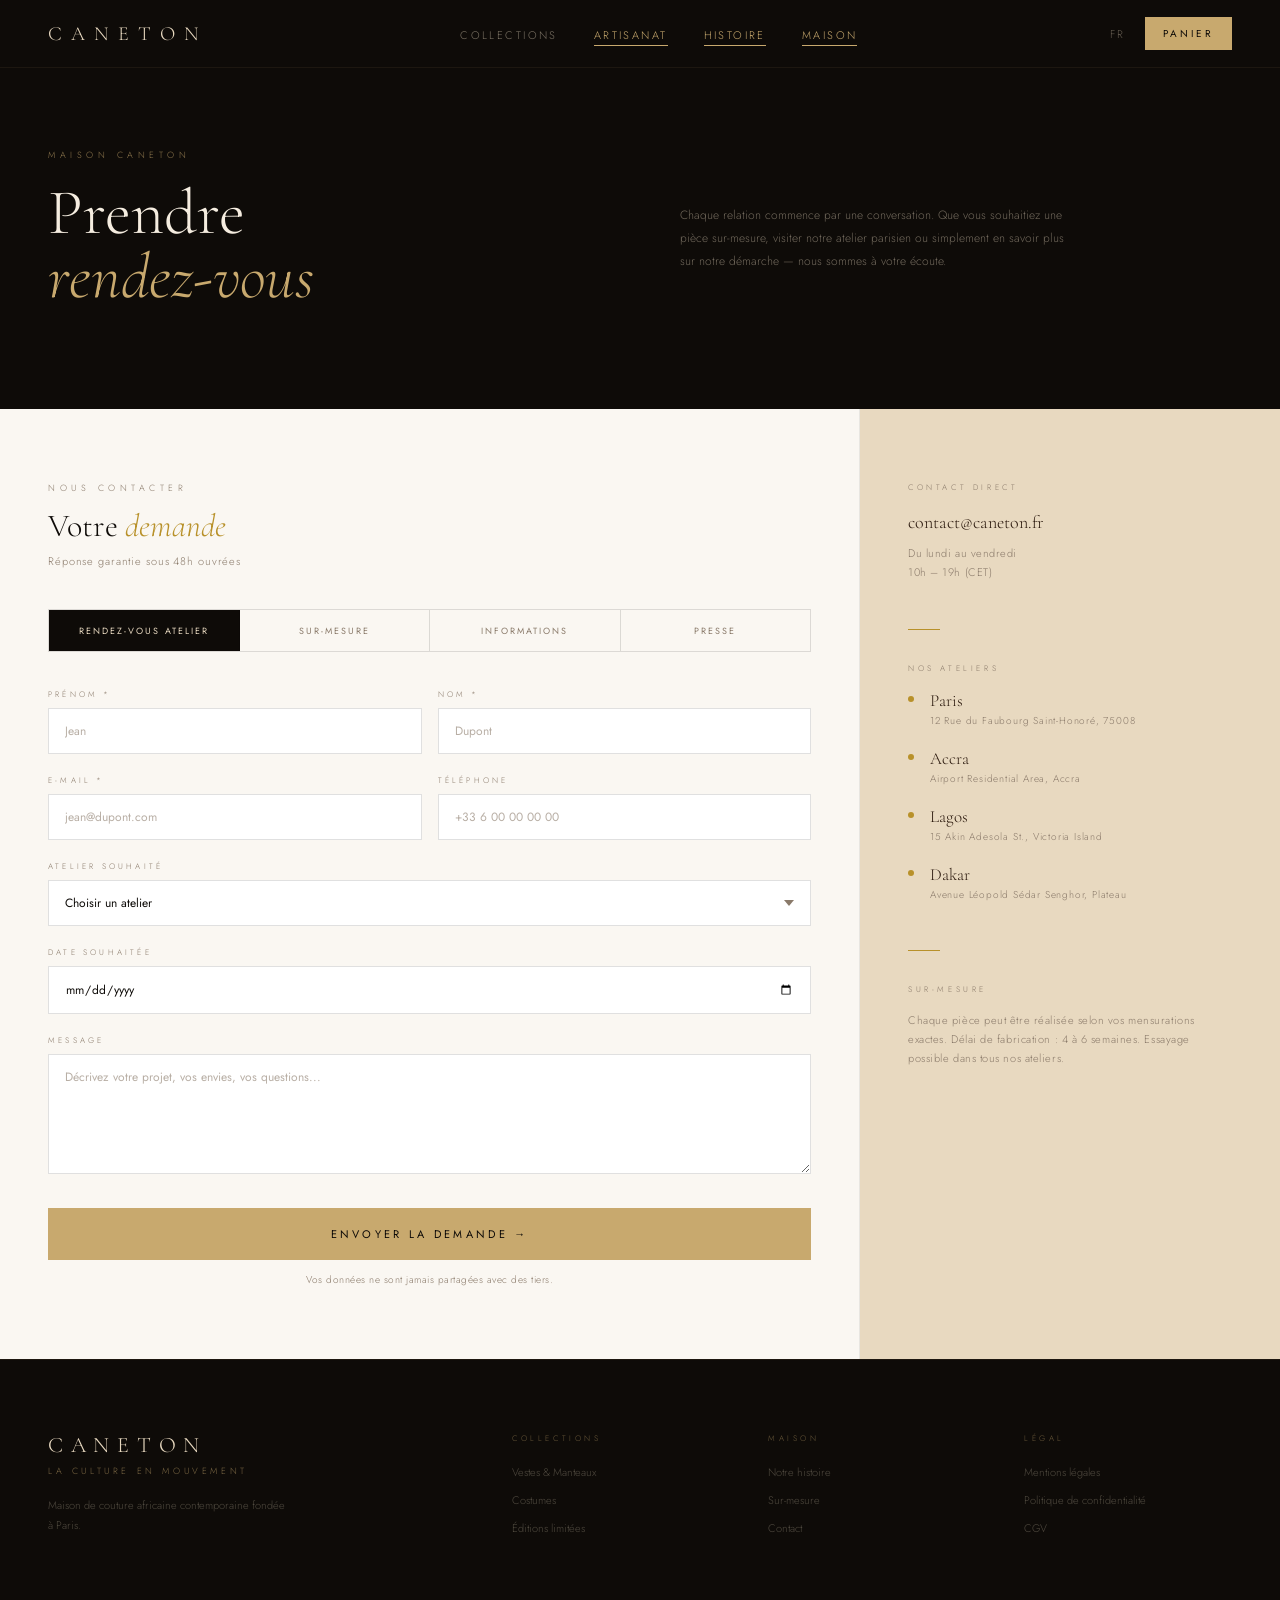
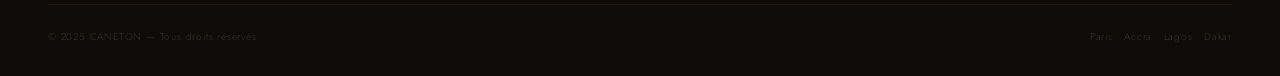
<file: contact.html>
<!DOCTYPE html>
<html lang="fr">
<head>
  <meta charset="UTF-8">
  <meta name="viewport" content="width=device-width, initial-scale=1.0">
  <title>Contact & Rendez-vous — CANETON</title>
  <link rel="stylesheet" href="css/style.css">
  <style>
    .contact-page { background: var(--cream); }

    /* === HERO === */
    .contact-hero {
      background: var(--dark);
      padding: 80px var(--pad-x);
      display: grid;
      grid-template-columns: 1fr 1fr;
      gap: 80px;
      align-items: center;
    }
    .contact-hero-title {
      font-family: var(--font-display);
      font-size: clamp(40px, 5vw, 68px);
      font-weight: 300;
      line-height: 1.0;
      color: var(--beige-light);
      margin-bottom: 20px;
    }
    .contact-hero-title i { color: var(--sand); }
    .contact-hero-sub {
      font-size: 12px;
      line-height: 1.9;
      color: rgba(232, 217, 192, 0.45);
      max-width: 400px;
    }

    /* === FORM AREA === */
    .contact-main {
      display: grid;
      grid-template-columns: 1fr 420px;
      gap: 0;
      min-height: 70vh;
    }

    /* === FORM === */
    .contact-form-wrap {
      padding: 72px var(--pad-x);
      border-right: 1px solid rgba(0,0,0,0.07);
    }
    .form-section-title {
      font-family: var(--font-display);
      font-size: 32px;
      font-weight: 300;
      color: var(--dark);
      margin-bottom: 8px;
    }
    .form-section-title i { color: var(--gold); }
    .form-section-sub {
      font-size: 11px;
      letter-spacing: 0.08em;
      color: var(--muted);
      margin-bottom: 40px;
    }

    /* Service tabs */
    .service-tabs {
      display: flex;
      gap: 0;
      border: 1px solid rgba(0,0,0,0.12);
      margin-bottom: 36px;
      flex-wrap: wrap;
    }
    .service-tab {
      flex: 1;
      padding: 14px 12px;
      font-size: 9px;
      letter-spacing: 0.22em;
      text-transform: uppercase;
      color: var(--muted);
      background: none;
      border: none;
      border-right: 1px solid rgba(0,0,0,0.12);
      cursor: pointer;
      font-family: var(--font-body);
      transition: all var(--transition);
      white-space: nowrap;
    }
    .service-tab:last-child { border-right: none; }
    .service-tab:hover { background: rgba(0,0,0,0.02); }
    .service-tab.active { background: var(--dark); color: var(--beige); }

    /* Form fields */
    .form { display: flex; flex-direction: column; gap: 0; }
    .form-row { display: grid; grid-template-columns: 1fr 1fr; gap: 16px; }
    .form-group { margin-bottom: 20px; }
    .form-label {
      display: block;
      font-size: 8px;
      letter-spacing: 0.4em;
      text-transform: uppercase;
      color: var(--muted);
      margin-bottom: 8px;
    }
    .form-input,
    .form-select,
    .form-textarea {
      width: 100%;
      background: var(--white);
      border: 1px solid rgba(0,0,0,0.12);
      padding: 13px 16px;
      font-size: 12px;
      font-family: var(--font-body);
      color: var(--dark);
      outline: none;
      transition: border-color var(--transition);
      appearance: none;
    }
    .form-input:focus,
    .form-select:focus,
    .form-textarea:focus { border-color: var(--sand); }
    .form-input::placeholder,
    .form-textarea::placeholder { color: var(--muted); opacity: 0.6; }
    .form-textarea { resize: vertical; min-height: 120px; }
    .form-select { cursor: pointer; background-image: url("data:image/svg+xml,%3Csvg xmlns='http://www.w3.org/2000/svg' width='10' height='6'%3E%3Cpath d='M0 0l5 6 5-6z' fill='%238A7A6A'/%3E%3C/svg%3E"); background-repeat: no-repeat; background-position: right 16px center; padding-right: 36px; }

    .form-submit {
      width: 100%;
      background: var(--sand);
      color: var(--dark);
      border: none;
      padding: 18px;
      font-size: 11px;
      letter-spacing: 0.3em;
      text-transform: uppercase;
      font-family: var(--font-body);
      font-weight: 400;
      cursor: pointer;
      transition: background var(--transition);
      margin-top: 8px;
    }
    .form-submit:hover { background: var(--sand-light); }

    .form-note {
      font-size: 10px;
      color: var(--muted);
      letter-spacing: 0.05em;
      margin-top: 12px;
      text-align: center;
    }

    /* Success message */
    .form-success {
      display: none;
      text-align: center;
      padding: 48px 32px;
    }
    .form-success-icon {
      font-size: 40px;
      margin-bottom: 16px;
    }
    .form-success-title {
      font-family: var(--font-display);
      font-size: 28px;
      font-weight: 300;
      font-style: italic;
      color: var(--dark);
      margin-bottom: 12px;
    }
    .form-success-text { font-size: 12px; color: var(--muted); line-height: 1.8; }

    /* === SIDEBAR === */
    .contact-sidebar {
      padding: 72px 48px;
      background: var(--beige);
    }
    .sidebar-block { margin-bottom: 48px; }
    .sidebar-block-title {
      font-size: 8px;
      letter-spacing: 0.45em;
      text-transform: uppercase;
      color: var(--muted);
      margin-bottom: 16px;
    }
    .sidebar-info {
      font-family: var(--font-display);
      font-size: 18px;
      font-weight: 300;
      color: var(--brown);
      line-height: 1.5;
      margin-bottom: 8px;
    }
    .sidebar-sub {
      font-size: 11px;
      color: var(--muted);
      letter-spacing: 0.05em;
      line-height: 1.7;
    }
    .sidebar-divider {
      width: 32px;
      height: 1px;
      background: var(--gold);
      margin: 32px 0;
    }

    .atelier-item {
      display: flex;
      gap: 16px;
      align-items: flex-start;
      margin-bottom: 20px;
    }
    .atelier-dot {
      width: 6px;
      height: 6px;
      background: var(--gold);
      border-radius: 50%;
      flex-shrink: 0;
      margin-top: 6px;
    }
    .atelier-city {
      font-family: var(--font-display);
      font-size: 17px;
      font-weight: 300;
      color: var(--brown);
    }
    .atelier-address {
      font-size: 10px;
      letter-spacing: 0.08em;
      color: var(--muted);
      margin-top: 2px;
    }

    @media (max-width: 1024px) {
      .contact-main { grid-template-columns: 1fr; }
      .contact-sidebar { padding: 48px var(--pad-x); }
      .contact-form-wrap { border-right: none; border-bottom: 1px solid rgba(0,0,0,0.07); }
    }
    @media (max-width: 768px) {
      .contact-hero { grid-template-columns: 1fr; gap: 0; padding: 48px var(--pad-x); }
      .form-row { grid-template-columns: 1fr; }
      .service-tabs { flex-direction: column; }
      .service-tab { border-right: none; border-bottom: 1px solid rgba(0,0,0,0.12); }
      .service-tab:last-child { border-bottom: none; }
    }
  </style>
</head>
<body class="contact-page">

  <nav class="nav">
    <a href="index.html" class="nav-logo">CANETON</a>
    <ul class="nav-menu">
      <li><a href="collection.html">Collections</a></li>
      <li><a href="contact.html">Artisanat</a></li>
      <li><a href="contact.html" class="active">Histoire</a></li>
      <li><a href="contact.html">Maison</a></li>
    </ul>
    <div class="nav-right">
      <span class="nav-lang">FR</span>
      <a href="panier.html" class="btn nav-cart-btn">
        <span class="label">Panier</span>
        <span class="nav-cart-count" style="display:none">0</span>
      </a>
    </div>
    <button class="nav-burger"><span></span><span></span><span></span></button>
  </nav>
  <nav class="nav-drawer">
    <a href="collection.html">Collections</a>
    <a href="contact.html">Artisanat</a>
    <a href="contact.html">Notre histoire</a>
    <a href="panier.html">Panier</a>
  </nav>

  <!-- HERO -->
  <div class="contact-hero">
    <div>
      <div class="section-eyebrow light" style="margin-bottom:20px;">Maison CANETON</div>
      <h1 class="contact-hero-title">Prendre<br><i>rendez-vous</i></h1>
    </div>
    <p class="contact-hero-sub">
      Chaque relation commence par une conversation. Que vous souhaitiez une pièce sur-mesure, visiter notre atelier parisien ou simplement en savoir plus sur notre démarche — nous sommes à votre écoute.
    </p>
  </div>

  <div class="contact-main">
    <!-- FORM -->
    <div class="contact-form-wrap">
      <div class="section-eyebrow" style="margin-bottom:12px;">Nous contacter</div>
      <h2 class="form-section-title">Votre <i>demande</i></h2>
      <p class="form-section-sub">Réponse garantie sous 48h ouvrées</p>

      <div class="service-tabs">
        <button class="service-tab active" data-service="rdv">Rendez-vous atelier</button>
        <button class="service-tab" data-service="surmesure">Sur-mesure</button>
        <button class="service-tab" data-service="info">Informations</button>
        <button class="service-tab" data-service="presse">Presse</button>
      </div>

      <form class="form" id="contactForm" novalidate>
        <div class="form-row">
          <div class="form-group">
            <label class="form-label">Prénom *</label>
            <input type="text" class="form-input" placeholder="Jean" required>
          </div>
          <div class="form-group">
            <label class="form-label">Nom *</label>
            <input type="text" class="form-input" placeholder="Dupont" required>
          </div>
        </div>
        <div class="form-row">
          <div class="form-group">
            <label class="form-label">E-mail *</label>
            <input type="email" class="form-input" placeholder="jean@dupont.com" required>
          </div>
          <div class="form-group">
            <label class="form-label">Téléphone</label>
            <input type="tel" class="form-input" placeholder="+33 6 00 00 00 00">
          </div>
        </div>

        <div class="form-group" id="rdvFields">
          <label class="form-label">Atelier souhaité</label>
          <select class="form-select">
            <option value="">Choisir un atelier</option>
            <option>Paris — 8e arrondissement</option>
            <option>Accra — Airport Residential</option>
            <option>Lagos — Victoria Island</option>
            <option>Dakar — Plateau</option>
          </select>
        </div>

        <div class="form-group" id="dateField">
          <label class="form-label">Date souhaitée</label>
          <input type="date" class="form-input" id="rdvDate">
        </div>

        <div class="form-group" id="pieceField" style="display:none;">
          <label class="form-label">Pièce souhaitée</label>
          <select class="form-select">
            <option value="">Type de pièce</option>
            <option>Veste</option>
            <option>Manteau</option>
            <option>Costume complet</option>
            <option>Chemise</option>
            <option>Autre</option>
          </select>
        </div>

        <div class="form-group">
          <label class="form-label">Message</label>
          <textarea class="form-textarea" placeholder="Décrivez votre projet, vos envies, vos questions..."></textarea>
        </div>

        <button type="submit" class="form-submit">Envoyer la demande →</button>
        <p class="form-note">Vos données ne sont jamais partagées avec des tiers.</p>
      </form>

      <div class="form-success" id="formSuccess">
        <div class="form-success-icon">✦</div>
        <div class="form-success-title">Message envoyé</div>
        <p class="form-success-text">Merci pour votre message.<br>Un membre de notre équipe vous contactera sous 48h ouvrées.</p>
      </div>
    </div>

    <!-- SIDEBAR -->
    <div class="contact-sidebar">
      <div class="sidebar-block">
        <div class="sidebar-block-title">Contact direct</div>
        <div class="sidebar-info">contact@caneton.fr</div>
        <div class="sidebar-sub">Du lundi au vendredi<br>10h – 19h (CET)</div>
      </div>

      <div class="sidebar-divider"></div>

      <div class="sidebar-block">
        <div class="sidebar-block-title">Nos ateliers</div>
        <div class="atelier-item">
          <div class="atelier-dot"></div>
          <div>
            <div class="atelier-city">Paris</div>
            <div class="atelier-address">12 Rue du Faubourg Saint-Honoré, 75008</div>
          </div>
        </div>
        <div class="atelier-item">
          <div class="atelier-dot"></div>
          <div>
            <div class="atelier-city">Accra</div>
            <div class="atelier-address">Airport Residential Area, Accra</div>
          </div>
        </div>
        <div class="atelier-item">
          <div class="atelier-dot"></div>
          <div>
            <div class="atelier-city">Lagos</div>
            <div class="atelier-address">15 Akin Adesola St., Victoria Island</div>
          </div>
        </div>
        <div class="atelier-item">
          <div class="atelier-dot"></div>
          <div>
            <div class="atelier-city">Dakar</div>
            <div class="atelier-address">Avenue Léopold Sédar Senghor, Plateau</div>
          </div>
        </div>
      </div>

      <div class="sidebar-divider"></div>

      <div class="sidebar-block">
        <div class="sidebar-block-title">Sur-mesure</div>
        <p class="sidebar-sub">Chaque pièce peut être réalisée selon vos mensurations exactes. Délai de fabrication : 4 à 6 semaines. Essayage possible dans tous nos ateliers.</p>
      </div>
    </div>
  </div>

  <footer class="footer">
    <div class="footer-grid">
      <div>
        <div class="footer-brand">CANETON</div>
        <div class="footer-tagline">La culture en mouvement</div>
        <p class="footer-desc">Maison de couture africaine contemporaine fondée à Paris.</p>
      </div>
      <div>
        <div class="footer-col-title">Collections</div>
        <ul class="footer-links">
          <li><a href="collection.html">Vestes &amp; Manteaux</a></li>
          <li><a href="collection.html">Costumes</a></li>
          <li><a href="collection.html">Éditions limitées</a></li>
        </ul>
      </div>
      <div>
        <div class="footer-col-title">Maison</div>
        <ul class="footer-links">
          <li><a href="contact.html">Notre histoire</a></li>
          <li><a href="contact.html">Sur-mesure</a></li>
          <li><a href="contact.html">Contact</a></li>
        </ul>
      </div>
      <div>
        <div class="footer-col-title">Légal</div>
        <ul class="footer-links">
          <li>Mentions légales</li>
          <li>Politique de confidentialité</li>
          <li>CGV</li>
        </ul>
      </div>
    </div>
    <div class="footer-bottom">
      <span>© 2025 CANETON — Tous droits réservés</span>
      <span>Paris · Accra · Lagos · Dakar</span>
    </div>
  </footer>

  <script src="js/main.js"></script>
  <script>
    // Service tabs
    document.querySelectorAll('.service-tab').forEach(tab => {
      tab.addEventListener('click', function() {
        document.querySelectorAll('.service-tab').forEach(t => t.classList.remove('active'));
        this.classList.add('active');
        const service = this.dataset.service;
        document.getElementById('pieceField').style.display = (service === 'surmesure') ? 'block' : 'none';
        document.getElementById('rdvFields').style.display = (service === 'info' || service === 'presse') ? 'none' : 'block';
        document.getElementById('dateField').style.display = (service === 'rdv') ? 'block' : 'none';
      });
    });

    // Form submit
    document.getElementById('contactForm').addEventListener('submit', function(e) {
      e.preventDefault();
      this.style.display = 'none';
      document.getElementById('formSuccess').style.display = 'block';
      showToast('Message envoyé avec succès !');
    });

    // Set min date to today
    const dateInput = document.getElementById('rdvDate');
    if (dateInput) {
      const today = new Date().toISOString().split('T')[0];
      dateInput.min = today;
    }
  </script>
</body>
</html>
</file>
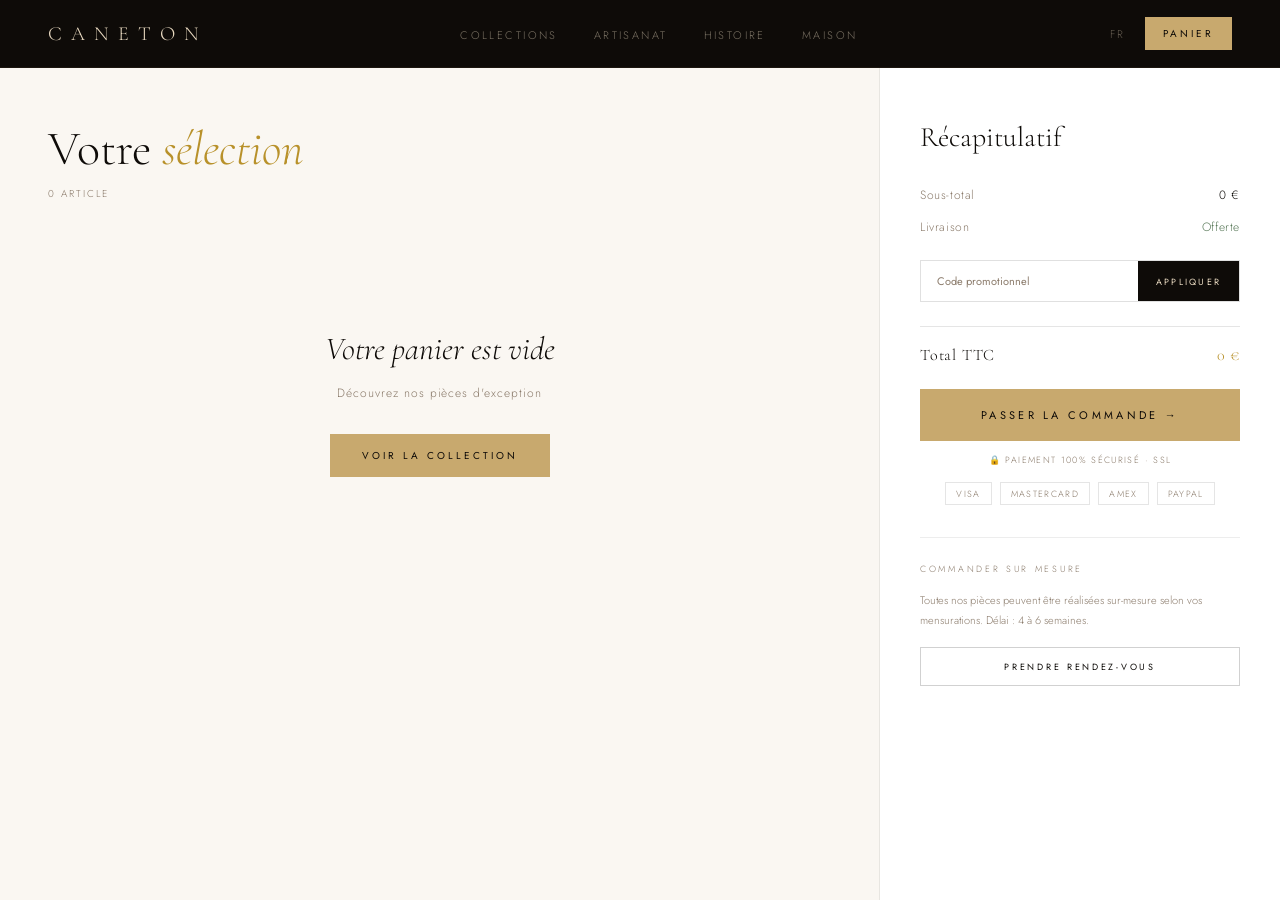
<file: panier.html>
<!DOCTYPE html>
<html lang="fr">
<head>
  <meta charset="UTF-8">
  <meta name="viewport" content="width=device-width, initial-scale=1.0">
  <title>Panier — CANETON</title>
  <link rel="stylesheet" href="css/style.css">
  <style>
    .cart-page { background: var(--cream); min-height: calc(100vh - var(--nav-h)); }

    .cart-layout {
      display: grid;
      grid-template-columns: 1fr 400px;
      min-height: calc(100vh - var(--nav-h));
    }

    /* === LEFT === */
    .cart-left {
      padding: 52px var(--pad-x);
      border-right: 1px solid rgba(0,0,0,0.07);
    }
    .cart-title {
      font-family: var(--font-display);
      font-size: clamp(32px, 4vw, 48px);
      font-weight: 300;
      color: var(--dark);
      margin-bottom: 8px;
    }
    .cart-title i { color: var(--gold); }
    .cart-subtitle {
      font-size: 10px;
      letter-spacing: 0.2em;
      text-transform: uppercase;
      color: var(--muted);
      margin-bottom: 48px;
    }

    /* === CART ITEMS === */
    .cart-items { display: flex; flex-direction: column; }

    .cart-item {
      display: grid;
      grid-template-columns: 120px 1fr auto;
      gap: 24px;
      padding: 28px 0;
      border-bottom: 1px solid rgba(0,0,0,0.07);
      align-items: start;
    }
    .cart-item-img {
      aspect-ratio: 3 / 4;
      overflow: hidden;
      background: var(--beige-light);
    }
    .cart-item-img img {
      width: 100%;
      height: 100%;
      object-fit: cover;
      object-position: center top;
    }
    .cart-item-img.no-img {
      display: flex;
      align-items: center;
      justify-content: center;
    }
    .cart-item-img.no-img::after {
      content: 'Photo';
      font-size: 8px;
      letter-spacing: 0.2em;
      color: var(--muted);
      opacity: 0.3;
      text-transform: uppercase;
    }

    .cart-item-name {
      font-family: var(--font-display);
      font-size: 22px;
      font-weight: 300;
      color: var(--dark);
      margin-bottom: 6px;
    }
    .cart-item-meta {
      font-size: 9px;
      letter-spacing: 0.2em;
      text-transform: uppercase;
      color: var(--muted);
      margin-bottom: 20px;
    }
    .cart-item-meta span { 
      display: inline-block;
      margin-right: 14px;
    }

    .cart-item-qty {
      display: flex;
      align-items: center;
      border: 1px solid rgba(0,0,0,0.12);
      width: fit-content;
      margin-bottom: 14px;
    }
    .qty-btn {
      width: 36px;
      height: 36px;
      background: none;
      border: none;
      font-size: 18px;
      color: var(--dark);
      cursor: pointer;
      font-family: var(--font-body);
      display: flex;
      align-items: center;
      justify-content: center;
      transition: background var(--transition);
    }
    .qty-btn:hover { background: rgba(0,0,0,0.04); }
    .qty-num {
      width: 40px;
      text-align: center;
      font-size: 13px;
      border-left: 1px solid rgba(0,0,0,0.12);
      border-right: 1px solid rgba(0,0,0,0.12);
      padding: 0 4px;
    }

    .cart-item-remove {
      font-size: 9px;
      letter-spacing: 0.2em;
      text-transform: uppercase;
      color: var(--muted);
      background: none;
      border: none;
      cursor: pointer;
      font-family: var(--font-body);
      text-decoration: underline;
      padding: 0;
      transition: color var(--transition);
    }
    .cart-item-remove:hover { color: var(--dark); }

    .cart-item-price {
      font-family: var(--font-display);
      font-size: 22px;
      font-weight: 300;
      color: var(--gold);
      white-space: nowrap;
    }

    /* Empty cart */
    .cart-empty {
      text-align: center;
      padding: 80px 0;
    }
    .cart-empty-title {
      font-family: var(--font-display);
      font-size: 32px;
      font-weight: 300;
      font-style: italic;
      color: var(--dark);
      margin-bottom: 16px;
    }
    .cart-empty-text {
      font-size: 12px;
      color: var(--muted);
      letter-spacing: 0.08em;
      margin-bottom: 32px;
    }

    /* === RIGHT (Summary) === */
    .cart-right {
      padding: 52px 40px;
      background: var(--white);
      position: sticky;
      top: var(--nav-h);
      height: calc(100vh - var(--nav-h));
      overflow-y: auto;
    }
    .summary-title {
      font-family: var(--font-display);
      font-size: 28px;
      font-weight: 300;
      color: var(--dark);
      margin-bottom: 32px;
    }
    .summary-row {
      display: flex;
      justify-content: space-between;
      font-size: 12px;
      letter-spacing: 0.05em;
      color: var(--dark);
      margin-bottom: 14px;
    }
    .summary-row .label { color: var(--muted); }
    .summary-row.total {
      font-size: 16px;
      font-family: var(--font-display);
      font-weight: 300;
      border-top: 1px solid rgba(0,0,0,0.1);
      padding-top: 18px;
      margin-top: 8px;
    }
    .summary-row.total .value { color: var(--gold); }

    .promo-wrap { margin: 24px 0; }
    .promo-row {
      display: flex;
      gap: 0;
      border: 1px solid rgba(0,0,0,0.12);
    }
    .promo-input {
      flex: 1;
      border: none;
      padding: 12px 16px;
      font-size: 11px;
      font-family: var(--font-body);
      background: none;
      outline: none;
      color: var(--dark);
    }
    .promo-input::placeholder { color: var(--muted); }
    .promo-apply {
      background: var(--dark);
      color: var(--beige);
      border: none;
      padding: 12px 18px;
      font-size: 9px;
      letter-spacing: 0.25em;
      text-transform: uppercase;
      font-family: var(--font-body);
      cursor: pointer;
      transition: background var(--transition);
    }
    .promo-apply:hover { background: #1e1812; }

    .checkout-section { margin-top: 24px; }
    .checkout-btn {
      width: 100%;
      background: var(--sand);
      color: var(--dark);
      border: none;
      padding: 18px;
      font-size: 11px;
      letter-spacing: 0.3em;
      text-transform: uppercase;
      font-family: var(--font-body);
      font-weight: 400;
      cursor: pointer;
      transition: background var(--transition);
      margin-bottom: 12px;
    }
    .checkout-btn:hover { background: var(--sand-light); }
    .secure-note {
      text-align: center;
      font-size: 9px;
      letter-spacing: 0.15em;
      text-transform: uppercase;
      color: var(--muted);
    }

    .payment-icons {
      display: flex;
      gap: 8px;
      justify-content: center;
      margin-top: 16px;
      flex-wrap: wrap;
    }
    .payment-icon {
      border: 1px solid rgba(0,0,0,0.1);
      padding: 4px 10px;
      font-size: 9px;
      letter-spacing: 0.15em;
      color: var(--muted);
      text-transform: uppercase;
    }

    @media (max-width: 900px) {
      .cart-layout { grid-template-columns: 1fr; }
      .cart-right { position: relative; top: 0; height: auto; }
      .cart-item { grid-template-columns: 90px 1fr auto; gap: 16px; }
    }
    @media (max-width: 520px) {
      .cart-item { grid-template-columns: 80px 1fr; }
      .cart-item-price { grid-column: 2; }
    }
  </style>
</head>
<body class="cart-page">

  <nav class="nav">
    <a href="index.html" class="nav-logo">CANETON</a>
    <ul class="nav-menu">
      <li><a href="collection.html">Collections</a></li>
      <li><a href="contact.html">Artisanat</a></li>
      <li><a href="contact.html">Histoire</a></li>
      <li><a href="contact.html">Maison</a></li>
    </ul>
    <div class="nav-right">
      <span class="nav-lang">FR</span>
      <a href="panier.html" class="btn nav-cart-btn">
        <span class="label">Panier</span>
        <span class="nav-cart-count" style="display:none">0</span>
      </a>
    </div>
    <button class="nav-burger"><span></span><span></span><span></span></button>
  </nav>
  <nav class="nav-drawer">
    <a href="collection.html">Collections</a>
    <a href="contact.html">Artisanat</a>
    <a href="panier.html">Panier</a>
  </nav>

  <div class="cart-layout">
    <div class="cart-left">
      <h1 class="cart-title">Votre <i>sélection</i></h1>
      <p class="cart-subtitle" id="cartSubtitle">0 article</p>
      <div class="cart-items" id="cartItems"></div>
    </div>

    <div class="cart-right">
      <div class="summary-title">Récapitulatif</div>
      <div class="summary-row">
        <span class="label">Sous-total</span>
        <span id="subtotal">0 €</span>
      </div>
      <div class="summary-row">
        <span class="label">Livraison</span>
        <span style="color:#5a7a5a;">Offerte</span>
      </div>

      <div class="promo-wrap">
        <div class="promo-row">
          <input class="promo-input" type="text" placeholder="Code promotionnel">
          <button class="promo-apply">Appliquer</button>
        </div>
      </div>

      <div class="summary-row total">
        <span>Total TTC</span>
        <span class="value" id="totalPrice">0 €</span>
      </div>

      <div class="checkout-section">
        <button class="checkout-btn">Passer la commande →</button>
        <p class="secure-note">🔒 Paiement 100% sécurisé · SSL</p>
        <div class="payment-icons">
          <span class="payment-icon">Visa</span>
          <span class="payment-icon">Mastercard</span>
          <span class="payment-icon">Amex</span>
          <span class="payment-icon">PayPal</span>
        </div>
      </div>

      <div style="margin-top:32px;padding-top:24px;border-top:1px solid rgba(0,0,0,0.07);">
        <div style="font-size:9px;letter-spacing:0.3em;text-transform:uppercase;color:var(--muted);margin-bottom:16px;">Commander sur mesure</div>
        <p style="font-size:11px;line-height:1.8;color:var(--muted);margin-bottom:16px;">Toutes nos pièces peuvent être réalisées sur-mesure selon vos mensurations. Délai : 4 à 6 semaines.</p>
        <a href="contact.html" class="btn btn-outline-dark btn-full" style="justify-content:center;">Prendre rendez-vous</a>
      </div>
    </div>
  </div>

  <script src="js/main.js"></script>
  <script>
    function formatPrice(n) {
      return n.toLocaleString('fr-FR') + ' €';
    }

    function renderCart() {
      const items = cart;
      const container = document.getElementById('cartItems');
      const subtitle = document.getElementById('cartSubtitle');
      const subtotalEl = document.getElementById('subtotal');
      const totalEl = document.getElementById('totalPrice');

      const count = getCartCount();
      subtitle.textContent = count + ' article' + (count > 1 ? 's' : '');

      if (items.length === 0) {
        container.innerHTML = `
          <div class="cart-empty">
            <div class="cart-empty-title">Votre panier est vide</div>
            <p class="cart-empty-text">Découvrez nos pièces d'exception</p>
            <a href="collection.html" class="btn btn-primary">Voir la collection</a>
          </div>`;
        subtotalEl.textContent = '0 €';
        totalEl.textContent = '0 €';
        return;
      }

      container.innerHTML = items.map(item => `
        <div class="cart-item" data-id="${item.id}">
          <div class="cart-item-img ${item.image ? '' : 'no-img'}">
            ${item.image ? `<img src="${item.image}" alt="${item.name}" style="object-position:${item.id.startsWith('2') ? '30% top' : 'center top'}">` : ''}
          </div>
          <div>
            <div class="cart-item-name">${item.name}</div>
            <div class="cart-item-meta">
              <span>Taille ${item.size}</span>
            </div>
            <div class="cart-item-qty">
              <button class="qty-btn" onclick="updateQty('${item.id}', -1)">−</button>
              <span class="qty-num">${item.qty}</span>
              <button class="qty-btn" onclick="updateQty('${item.id}', 1)">+</button>
            </div>
            <button class="cart-item-remove" onclick="removeFromCart('${item.id}')">Retirer</button>
          </div>
          <div class="cart-item-price">${formatPrice(item.price * item.qty)}</div>
        </div>
      `).join('');

      const total = getCartTotal();
      subtotalEl.textContent = formatPrice(total);
      totalEl.textContent = formatPrice(total);
    }

    // Override renderCart from main.js is fine since it's defined after
    document.addEventListener('DOMContentLoaded', renderCart);
  </script>
</body>
</html>
</file>
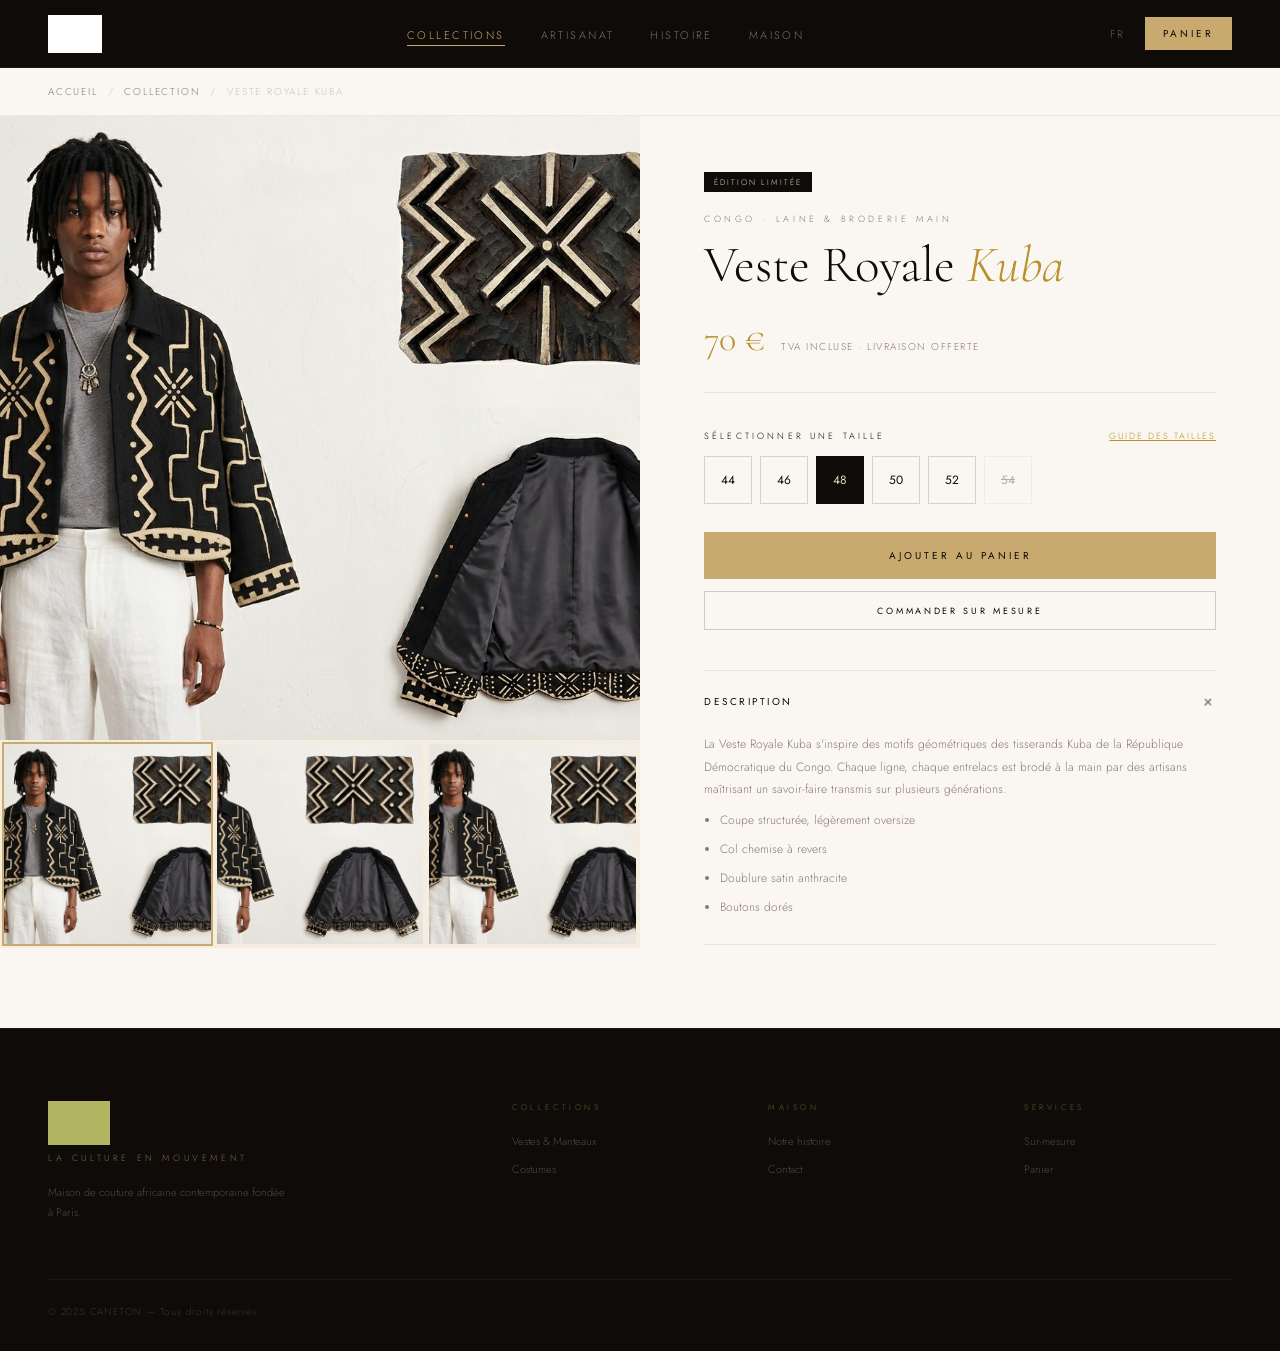
<file: produit.html>
<!DOCTYPE html>
<html lang="fr">
<head>
  <meta charset="UTF-8">
  <meta name="viewport" content="width=device-width, initial-scale=1.0">
  <title>Produit — CANETON</title>
  <link rel="stylesheet" href="css/style.css">
  <style>
    .product-page { background: var(--cream); }

    /* === BREADCRUMB === */
    .breadcrumb {
      padding: 16px var(--pad-x);
      font-size: 10px;
      letter-spacing: 0.18em;
      text-transform: uppercase;
      color: var(--muted);
      background: var(--cream);
      border-bottom: 1px solid rgba(0,0,0,0.06);
      display: flex;
      gap: 10px;
      align-items: center;
    }
    .breadcrumb a { color: var(--muted); transition: color var(--transition); }
    .breadcrumb a:hover { color: var(--gold); }
    .breadcrumb span { opacity: 0.4; }

    /* === MAIN LAYOUT === */
    .product-layout {
      display: grid;
      grid-template-columns: 1fr 1fr;
      min-height: 80vh;
    }

    /* === GALLERY === */
    .product-gallery {
      position: sticky;
      top: var(--nav-h);
      height: calc(100vh - var(--nav-h));
      overflow: hidden;
      background: var(--beige-light);
    }
    .gallery-main {
      width: 100%;
      height: 75%;
      overflow: hidden;
      position: relative;
    }
    .gallery-main img {
      width: 100%;
      height: 100%;
      object-fit: cover;
      object-position: center top;
      transition: transform var(--transition-slow);
    }
    .gallery-thumbs {
      display: flex;
      gap: 2px;
      height: 25%;
      padding: 2px;
    }
    .gallery-thumb {
      flex: 1;
      overflow: hidden;
      cursor: pointer;
      border: 2px solid transparent;
      transition: border-color var(--transition);
    }
    .gallery-thumb.active { border-color: var(--sand); }
    .gallery-thumb img {
      width: 100%;
      height: 100%;
      object-fit: cover;
      object-position: center top;
      transition: transform var(--transition-slow);
    }
    .gallery-thumb:hover img { transform: scale(1.05); }

    /* === PRODUCT INFO === */
    .product-info {
      padding: 56px 64px;
      overflow-y: auto;
      max-height: calc(100vh - var(--nav-h));
    }
    .product-tag-row {
      display: flex;
      gap: 8px;
      margin-bottom: 20px;
    }
    .product-badge {
      font-size: 8px;
      letter-spacing: 0.25em;
      text-transform: uppercase;
      padding: 4px 10px;
      background: var(--dark);
      color: var(--beige);
    }
    .product-badge.gold { background: var(--gold); color: var(--white); }

    .product-origin {
      font-size: 9px;
      letter-spacing: 0.4em;
      text-transform: uppercase;
      color: var(--muted);
      margin-bottom: 14px;
    }

    .product-name {
      font-family: var(--font-display);
      font-size: clamp(36px, 4vw, 52px);
      font-weight: 300;
      line-height: 1.05;
      color: var(--dark);
      margin-bottom: 24px;
    }
    .product-name i { color: var(--gold); }

    .product-price-row {
      display: flex;
      align-items: baseline;
      gap: 16px;
      margin-bottom: 36px;
      padding-bottom: 32px;
      border-bottom: 1px solid rgba(0,0,0,0.08);
    }
    .product-price {
      font-family: var(--font-display);
      font-size: 36px;
      font-weight: 300;
      color: var(--gold);
    }
    .product-price-note {
      font-size: 10px;
      letter-spacing: 0.15em;
      color: var(--muted);
      text-transform: uppercase;
    }

    /* === SIZE SELECTOR === */
    .selector-label {
      font-size: 9px;
      letter-spacing: 0.35em;
      text-transform: uppercase;
      color: var(--dark);
      margin-bottom: 14px;
      display: flex;
      justify-content: space-between;
      align-items: center;
    }
    .size-guide {
      color: var(--gold);
      font-size: 9px;
      letter-spacing: 0.2em;
      cursor: pointer;
      text-decoration: underline;
    }
    .size-grid {
      display: flex;
      gap: 8px;
      margin-bottom: 28px;
      flex-wrap: wrap;
    }
    .size-btn {
      width: 48px;
      height: 48px;
      border: 1px solid rgba(0,0,0,0.15);
      background: none;
      font-family: var(--font-body);
      font-size: 12px;
      color: var(--dark);
      cursor: pointer;
      transition: all var(--transition);
      display: flex;
      align-items: center;
      justify-content: center;
    }
    .size-btn:hover { border-color: var(--sand); }
    .size-btn.active { background: var(--dark); color: var(--beige); border-color: var(--dark); }
    .size-btn.unavailable { opacity: 0.3; cursor: not-allowed; text-decoration: line-through; }

    /* === CTA === */
    .product-cta {
      display: flex;
      flex-direction: column;
      gap: 12px;
      margin-bottom: 40px;
    }

    /* === ACCORDION === */
    .accordion { border-top: 1px solid rgba(0,0,0,0.08); }
    .accordion-item { border-bottom: 1px solid rgba(0,0,0,0.08); }
    .accordion-header {
      display: flex;
      justify-content: space-between;
      align-items: center;
      padding: 18px 0;
      cursor: pointer;
      font-size: 10px;
      letter-spacing: 0.25em;
      text-transform: uppercase;
      color: var(--dark);
      background: none;
      border: none;
      width: 100%;
      font-family: var(--font-body);
      text-align: left;
    }
    .accordion-icon {
      font-size: 18px;
      color: var(--muted);
      transition: transform var(--transition);
      font-style: normal;
    }
    .accordion-item.open .accordion-icon { transform: rotate(45deg); }
    .accordion-body {
      max-height: 0;
      overflow: hidden;
      transition: max-height 0.4s ease;
    }
    .accordion-item.open .accordion-body { max-height: 400px; }
    .accordion-content {
      font-size: 12px;
      line-height: 1.9;
      color: var(--muted);
      padding-bottom: 20px;
    }
    .accordion-content ul { padding-left: 16px; margin-top: 8px; }
    .accordion-content ul li { margin-bottom: 6px; list-style: disc; }

    @media (max-width: 900px) {
      .product-layout { grid-template-columns: 1fr; }
      .product-gallery {
        position: relative;
        top: 0;
        height: auto;
      }
      .gallery-main { height: 70vw; max-height: 500px; }
      .product-info { padding: 36px var(--pad-x); max-height: none; }
    }
  </style>
</head>
<body class="product-page">

  <nav class="nav">
    <a href="index.html" class="nav-logo"><img src="images/logo.png" alt="CANNETONS" style="height:38px;filter:brightness(0) invert(1);"></a>
    <ul class="nav-menu">
      <li><a href="collection.html" class="active">Collections</a></li>
      <li><a href="contact.html">Artisanat</a></li>
      <li><a href="contact.html">Histoire</a></li>
      <li><a href="contact.html">Maison</a></li>
    </ul>
    <div class="nav-right">
      <span class="nav-lang">FR</span>
      <a href="panier.html" class="btn nav-cart-btn">
        <span class="label">Panier</span>
        <span class="nav-cart-count" style="display:none">0</span>
      </a>
    </div>
    <button class="nav-burger"><span></span><span></span><span></span></button>
  </nav>
  <nav class="nav-drawer">
    <a href="collection.html">Collections</a>
    <a href="contact.html">Artisanat</a>
    <a href="contact.html">Notre histoire</a>
    <a href="panier.html">Panier</a>
  </nav>

  <div class="breadcrumb">
    <a href="index.html">Accueil</a>
    <span>/</span>
    <a href="collection.html">Collection</a>
    <span>/</span>
    <span id="bc-name">Produit</span>
  </div>

  <div class="product-layout">
    <!-- GALLERY -->
    <div class="product-gallery">
      <div class="gallery-main">
        <img id="mainImg" src="" alt="Produit CANETON">
      </div>
      <div class="gallery-thumbs" id="galleryThumbs"></div>
    </div>

    <!-- INFO -->
    <div class="product-info">
      <div class="product-tag-row" id="productTags"></div>
      <div class="product-origin" id="productOrigin"></div>
      <h1 class="product-name" id="productName"></h1>
      <div class="product-price-row">
        <div class="product-price" id="productPrice"></div>
        <div class="product-price-note">TVA incluse · Livraison offerte</div>
      </div>

      <div class="selector-label">
        Sélectionner une taille
        <span class="size-guide">Guide des tailles</span>
      </div>
      <div class="size-grid" id="sizeGrid">
        <button class="size-btn" data-size="44">44</button>
        <button class="size-btn" data-size="46">46</button>
        <button class="size-btn active" data-size="48">48</button>
        <button class="size-btn" data-size="50">50</button>
        <button class="size-btn" data-size="52">52</button>
        <button class="size-btn unavailable" data-size="54">54</button>
      </div>

      <div class="product-cta">
        <button class="btn btn-primary btn-full" id="btnAddCart" style="padding:16px;">
          Ajouter au panier
        </button>
        <a href="contact.html" class="btn btn-outline-dark btn-full" style="justify-content:center;">
          Commander sur mesure
        </a>
      </div>

      <div class="accordion">
        <div class="accordion-item open">
          <button class="accordion-header">
            Description
            <i class="accordion-icon">+</i>
          </button>
          <div class="accordion-body">
            <div class="accordion-content" id="productDesc"></div>
          </div>
        </div>
        <div class="accordion-item">
          <button class="accordion-header">
            Composition &amp; entretien
            <i class="accordion-icon">+</i>
          </button>
          <div class="accordion-body">
            <div class="accordion-content" id="productMat"></div>
          </div>
        </div>
        <div class="accordion-item">
          <button class="accordion-header">
            Livraison &amp; retours
            <i class="accordion-icon">+</i>
          </button>
          <div class="accordion-body">
            <div class="accordion-content">
              <ul>
                <li>Livraison offerte en France et à l'international</li>
                <li>Expédition sous 48h pour les pièces en stock</li>
                <li>Pièces sur-mesure : délai de 4 à 6 semaines</li>
                <li>Retours acceptés sous 14 jours (état d'origine)</li>
              </ul>
            </div>
          </div>
        </div>
      </div>
    </div>
  </div>

  <footer class="footer" style="margin-top:80px;">
    <div class="footer-grid">
      <div>
        <div class="footer-brand"><img src="images/logo.png" alt="CANNETONS" style="height:44px;filter:brightness(0) invert(0.8) sepia(1) hue-rotate(10deg) saturate(2);opacity:0.7;"></div>
        <div class="footer-tagline">La culture en mouvement</div>
        <p class="footer-desc">Maison de couture africaine contemporaine fondée à Paris.</p>
      </div>
      <div>
        <div class="footer-col-title">Collections</div>
        <ul class="footer-links">
          <li><a href="collection.html">Vestes &amp; Manteaux</a></li>
          <li><a href="collection.html">Costumes</a></li>
        </ul>
      </div>
      <div>
        <div class="footer-col-title">Maison</div>
        <ul class="footer-links">
          <li><a href="contact.html">Notre histoire</a></li>
          <li><a href="contact.html">Contact</a></li>
        </ul>
      </div>
      <div>
        <div class="footer-col-title">Services</div>
        <ul class="footer-links">
          <li><a href="contact.html">Sur-mesure</a></li>
          <li><a href="panier.html">Panier</a></li>
        </ul>
      </div>
    </div>
    <div class="footer-bottom">
      <span>© 2025 CANETON — Tous droits réservés</span>
    </div>
  </footer>

  <script src="js/main.js"></script>
  <script>
    // === PRODUCT DATA ===
    const products = {
      '1': {
        name: 'Veste Royale <i>Kuba</i>',
        origin: 'Congo · Laine & Broderie main',
        price: '70 €',
        priceRaw: 70,
        tags: [{ label: 'Édition limitée', cls: '' }],
        images: ['images/veste-kuba.png', 'images/veste-kuba.png', 'images/veste-kuba.png'],
        imgPos: ['center top', 'right top', '60% top'],
        desc: `<p>La Veste Royale Kuba s'inspire des motifs géométriques des tisserands Kuba de la République Démocratique du Congo. Chaque ligne, chaque entrelacs est brodé à la main par des artisans maîtrisant un savoir-faire transmis sur plusieurs générations.</p><ul><li>Coupe structurée, légèrement oversize</li><li>Col chemise à revers</li><li>Doublure satin anthracite</li><li>Boutons dorés</li></ul>`,
        mat: `<p>Composition :</p><ul><li>80% Laine vierge · 20% Soie</li><li>Broderies : fil de coton ciré</li><li>Doublure : 100% Acétate</li></ul><p style="margin-top:12px;">Entretien : Nettoyage à sec uniquement. Ne pas essorer. Conserver sur cintre large.</p>`
      },
      '2': {
        name: 'Veste Ashanti <i>Col Mao</i>',
        origin: 'Ghana · Cachemire & Kente',
        price: '90 €',
        priceRaw: 90,
        tags: [{ label: 'Nouveau', cls: 'gold' }],
        images: ['images/veste-ashanti.png', 'images/veste-ashanti.png', 'images/veste-ashanti.png'],
        imgPos: ['30% top', 'center top', '50% top'],
        desc: `<p>Revisitant le code militaire avec une rigueur toute africaine, cette veste intègre un plastron brodé de motifs Kente du Ghana. La coupe col Mao confère une silhouette à la fois austère et majestueuse.</p><ul><li>Col officier fermé</li><li>Plastron brodé asymétrique</li><li>Épaulettes en daim naturel</li><li>Boutons en laiton gravé</li><li>Doublure chocolat</li></ul>`,
        mat: `<p>Composition :</p><ul><li>70% Cachemire · 30% Laine</li><li>Broderies : fil de soie</li><li>Épaulettes : daim naturel</li><li>Doublure : 100% Acétate</li></ul><p style="margin-top:12px;">Entretien : Nettoyage à sec uniquement. Repasser à basse température avec linge humide.</p>`
      }
    };

    // === INIT ===
    const params = new URLSearchParams(window.location.search);
    const id = params.get('id') || '1';
    const p = products[id] || products['1'];

    // Populate
    document.getElementById('bc-name').textContent = p.name.replace(/<[^>]+>/g, '');
    document.title = p.name.replace(/<[^>]+>/g, '') + ' — CANETON';
    document.getElementById('productName').innerHTML = p.name;
    document.getElementById('productOrigin').textContent = p.origin;
    document.getElementById('productPrice').textContent = p.price;
    document.getElementById('productDesc').innerHTML = p.desc;
    document.getElementById('productMat').innerHTML = p.mat;

    // Tags
    const tagsEl = document.getElementById('productTags');
    p.tags.forEach(t => {
      const span = document.createElement('span');
      span.className = 'product-badge ' + t.cls;
      span.textContent = t.label;
      tagsEl.appendChild(span);
    });

    // Gallery
    const mainImg = document.getElementById('mainImg');
    const thumbsEl = document.getElementById('galleryThumbs');
    mainImg.src = p.images[0];
    mainImg.style.objectPosition = p.imgPos[0];

    p.images.forEach((src, i) => {
      const div = document.createElement('div');
      div.className = 'gallery-thumb' + (i === 0 ? ' active' : '');
      const img = document.createElement('img');
      img.src = src;
      img.alt = 'Vue ' + (i+1);
      img.style.objectPosition = p.imgPos[i];
      div.appendChild(img);
      div.addEventListener('click', () => {
        mainImg.src = src;
        mainImg.style.objectPosition = p.imgPos[i];
        document.querySelectorAll('.gallery-thumb').forEach(t => t.classList.remove('active'));
        div.classList.add('active');
      });
      thumbsEl.appendChild(div);
    });

    // Size selector
    let selectedSize = '48';
    document.querySelectorAll('.size-btn:not(.unavailable)').forEach(btn => {
      btn.addEventListener('click', function() {
        document.querySelectorAll('.size-btn').forEach(b => b.classList.remove('active'));
        this.classList.add('active');
        selectedSize = this.dataset.size;
      });
    });

    // Add to cart
    document.getElementById('btnAddCart').addEventListener('click', () => {
      addToCart({
        id: id + '-' + selectedSize,
        name: p.name.replace(/<[^>]+>/g, ''),
        price: p.priceRaw,
        image: p.images[0],
        size: selectedSize
      });
    });

    // Accordion
    document.querySelectorAll('.accordion-header').forEach(btn => {
      btn.addEventListener('click', function() {
        const item = this.parentElement;
        const isOpen = item.classList.contains('open');
        document.querySelectorAll('.accordion-item').forEach(i => i.classList.remove('open'));
        if (!isOpen) item.classList.add('open');
      });
    });
  </script>
</body>
</html>
</file>
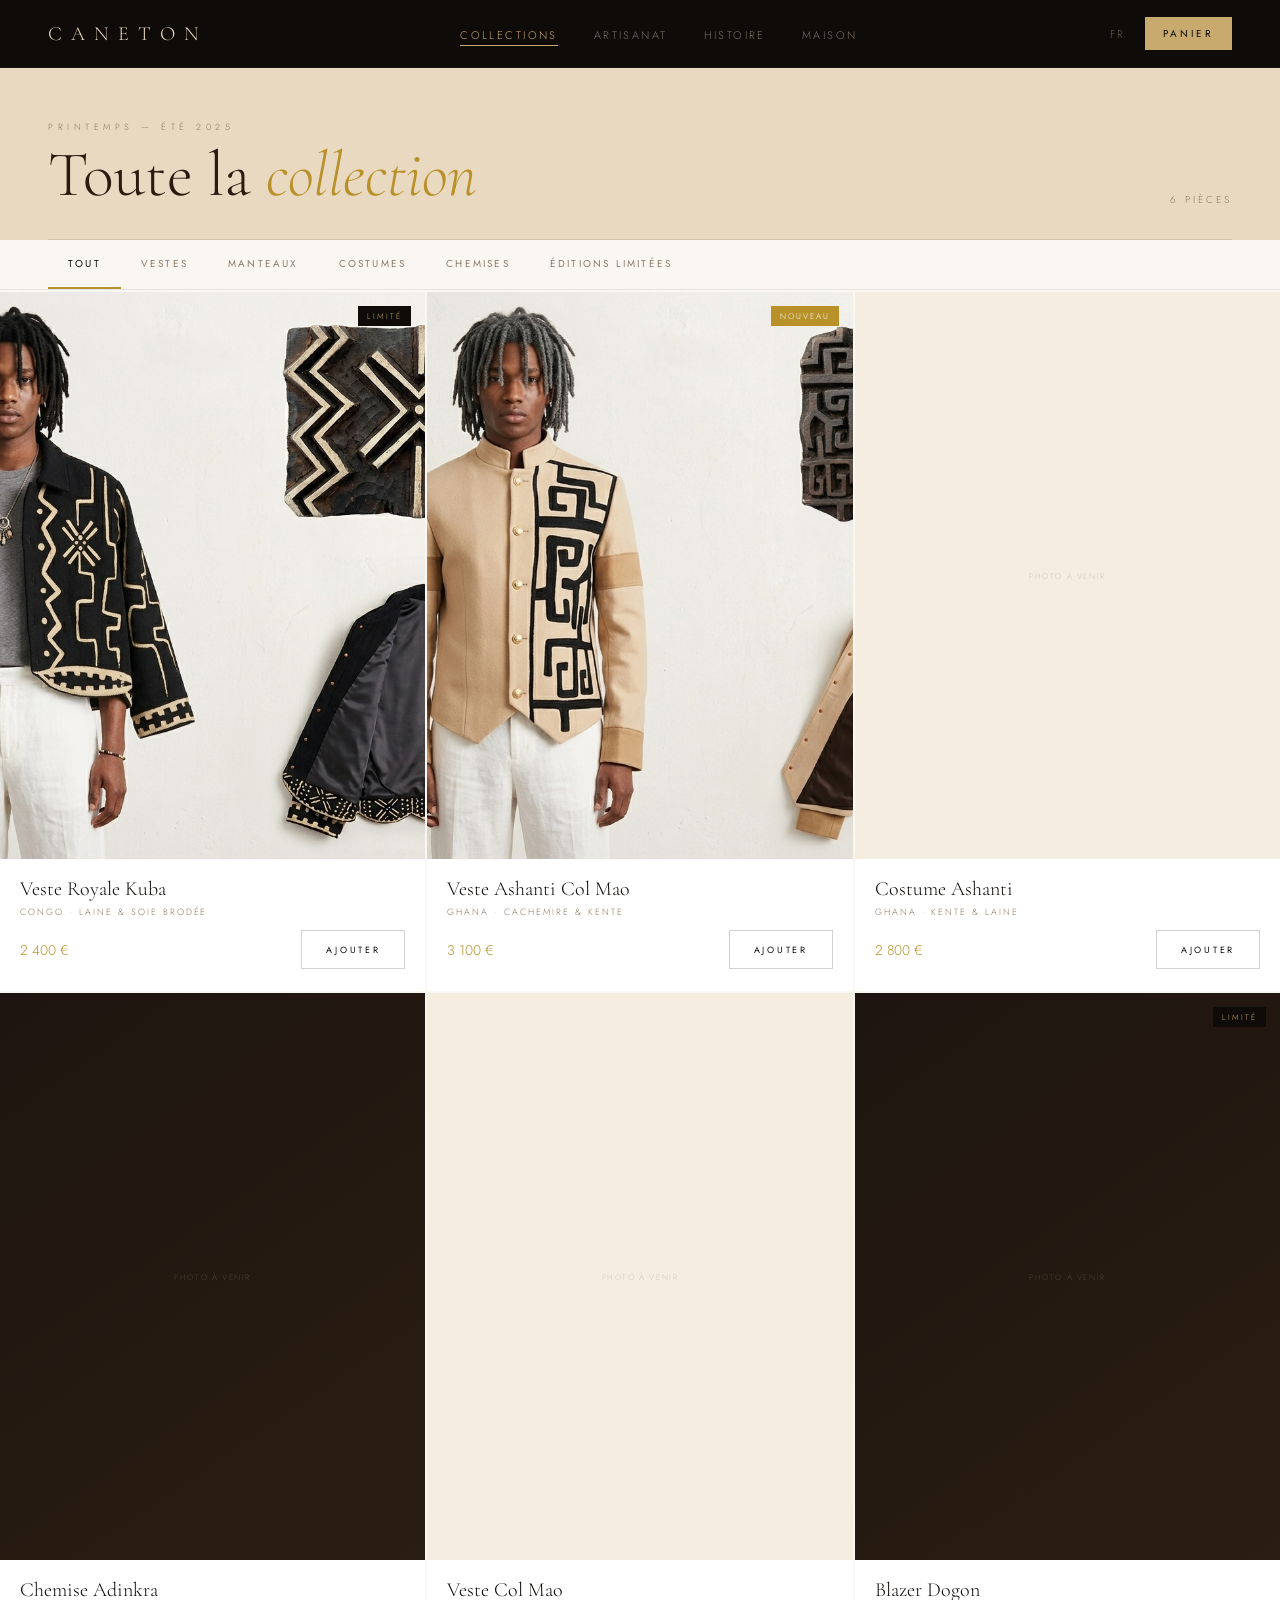
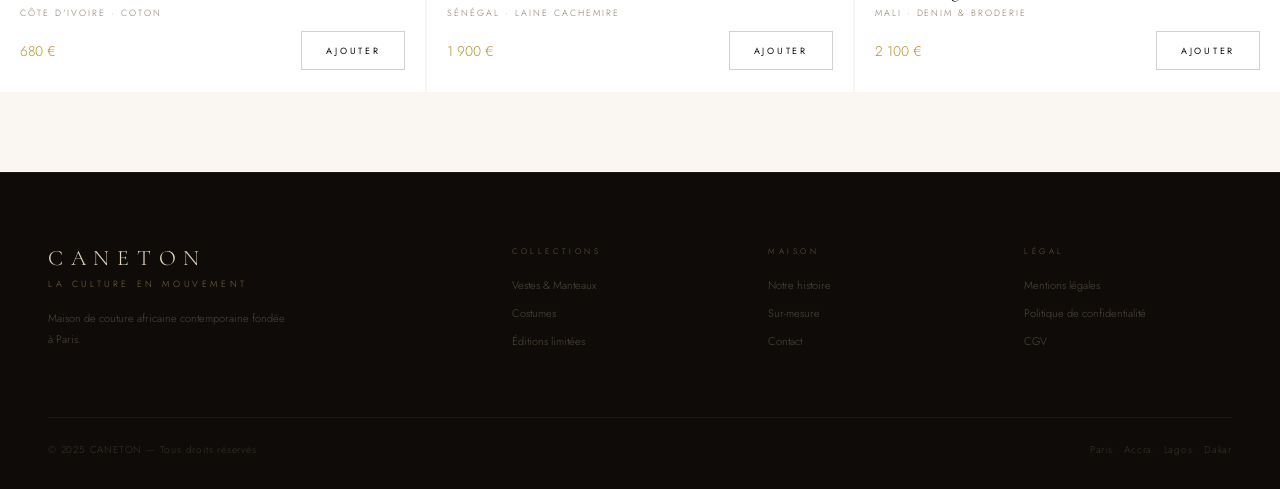
<file: caneton/collection.html>
<!DOCTYPE html>
<html lang="fr">
<head>
  <meta charset="UTF-8">
  <meta name="viewport" content="width=device-width, initial-scale=1.0">
  <meta name="description" content="CANETON — Toute la collection. Vestes, manteaux et pièces de luxe africain contemporain.">
  <title>Collection — CANETON</title>
  <link rel="stylesheet" href="css/style.css">
  <style>
    /* === HERO BAR === */
    .col-hero {
      background: var(--beige);
      padding: 52px var(--pad-x) 0;
    }
    .col-hero-inner {
      border-bottom: 1px solid rgba(0,0,0,0.1);
      padding-bottom: 32px;
      display: flex;
      justify-content: space-between;
      align-items: flex-end;
    }
    .col-page-title {
      font-family: var(--font-display);
      font-size: clamp(40px, 5vw, 64px);
      font-weight: 300;
      color: var(--brown);
      line-height: 1.0;
    }
    .col-page-title i { color: var(--gold); }
    .col-count {
      font-size: 10px;
      letter-spacing: 0.3em;
      text-transform: uppercase;
      color: var(--muted);
    }

    /* === FILTERS === */
    .col-filters {
      display: flex;
      gap: 0;
      border-bottom: 1px solid rgba(0,0,0,0.08);
      padding: 0 var(--pad-x);
      background: var(--cream);
      overflow-x: auto;
      -webkit-overflow-scrolling: touch;
      scrollbar-width: none;
    }
    .col-filters::-webkit-scrollbar { display: none; }
    .filter-btn {
      padding: 16px 20px;
      font-size: 10px;
      letter-spacing: 0.22em;
      text-transform: uppercase;
      color: var(--muted);
      cursor: pointer;
      border: none;
      background: none;
      font-family: var(--font-body);
      border-bottom: 2px solid transparent;
      transition: all var(--transition);
      white-space: nowrap;
      flex-shrink: 0;
    }
    .filter-btn:hover { color: var(--dark); }
    .filter-btn.active { color: var(--dark); border-bottom-color: var(--gold); }

    /* === PRODUCT GRID === */
    .col-grid-wrap { padding: 2px 0 80px; }
    .col-grid {
      display: grid;
      grid-template-columns: repeat(3, 1fr);
      gap: 2px;
    }
    .col-pcard {
      background: var(--white);
      cursor: pointer;
      display: block;
      transition: box-shadow var(--transition);
    }
    .col-pcard:hover { box-shadow: 0 8px 32px rgba(0,0,0,0.08); }
    .col-pcard-img {
      aspect-ratio: 3 / 4;
      overflow: hidden;
      position: relative;
    }
    .col-pcard-img img {
      width: 100%;
      height: 100%;
      object-fit: cover;
      object-position: center top;
      transition: transform var(--transition-slow);
    }
    .col-pcard:hover .col-pcard-img img { transform: scale(1.04); }
    .col-pcard-img.placeholder { background: var(--beige-light); display: flex; align-items: center; justify-content: center; }
    .col-pcard-img.placeholder-dark { background: linear-gradient(145deg, #1e1510, #2a1d12); display: flex; align-items: center; justify-content: center; }
    .placeholder-text { font-size: 8px; letter-spacing: 0.2em; color: var(--muted); opacity: 0.3; text-transform: uppercase; }
    .placeholder-dark .placeholder-text { color: var(--beige); opacity: 0.15; }

    .col-pcard-tag {
      position: absolute;
      top: 14px; right: 14px;
      background: var(--dark);
      color: var(--sand);
      font-size: 8px;
      letter-spacing: 0.25em;
      padding: 4px 9px;
      text-transform: uppercase;
      z-index: 2;
    }
    .col-pcard-tag.new { background: var(--gold); color: var(--white); }

    .col-pcard-info { padding: 18px 20px 22px; }
    .col-pcard-name {
      font-family: var(--font-display);
      font-size: 20px;
      font-weight: 300;
      margin-bottom: 4px;
      color: var(--dark);
    }
    .col-pcard-mat {
      font-size: 9px;
      letter-spacing: 0.22em;
      text-transform: uppercase;
      color: var(--muted);
      margin-bottom: 12px;
    }
    .col-pcard-row {
      display: flex;
      justify-content: space-between;
      align-items: center;
    }
    .col-pcard-price { font-size: 14px; color: var(--gold); }

    /* hidden class for filter */
    .col-pcard.hidden { display: none; }

    @media (max-width: 900px) {
      .col-grid { grid-template-columns: repeat(2, 1fr); }
    }
    @media (max-width: 520px) {
      .col-grid { grid-template-columns: 1fr; }
    }
  </style>
</head>
<body>

  <nav class="nav">
    <a href="index.html" class="nav-logo">CANETON</a>
    <ul class="nav-menu">
      <li><a href="collection.html" class="active">Collections</a></li>
      <li><a href="contact.html">Artisanat</a></li>
      <li><a href="contact.html">Histoire</a></li>
      <li><a href="contact.html">Maison</a></li>
    </ul>
    <div class="nav-right">
      <span class="nav-lang">FR</span>
      <a href="panier.html" class="btn nav-cart-btn">
        <span class="label">Panier</span>
        <span class="nav-cart-count" style="display:none">0</span>
      </a>
    </div>
    <button class="nav-burger"><span></span><span></span><span></span></button>
  </nav>
  <nav class="nav-drawer">
    <a href="collection.html">Collections</a>
    <a href="contact.html">Artisanat</a>
    <a href="contact.html">Notre histoire</a>
    <a href="contact.html">Maison</a>
    <a href="panier.html">Panier</a>
  </nav>

  <!-- HERO BAR -->
  <div class="col-hero">
    <div class="col-hero-inner">
      <div>
        <div class="section-eyebrow">Printemps — Été 2025</div>
        <h1 class="col-page-title">Toute la <i>collection</i></h1>
      </div>
      <div class="col-count" id="productCount">6 pièces</div>
    </div>
  </div>

  <!-- FILTERS -->
  <div class="col-filters">
    <button class="filter-btn active" data-filter="all">Tout</button>
    <button class="filter-btn" data-filter="veste">Vestes</button>
    <button class="filter-btn" data-filter="manteau">Manteaux</button>
    <button class="filter-btn" data-filter="costume">Costumes</button>
    <button class="filter-btn" data-filter="chemise">Chemises</button>
    <button class="filter-btn" data-filter="limite">Éditions limitées</button>
  </div>

  <!-- GRID -->
  <div class="col-grid-wrap">
    <div class="col-grid" id="colGrid">

      <a href="produit.html?id=1" class="col-pcard" data-cat="veste limite">
        <div class="col-pcard-img">
          <img src="images/veste-kuba.png" alt="Veste Royale Kuba">
          <div class="col-pcard-tag">Limité</div>
        </div>
        <div class="col-pcard-info">
          <div class="col-pcard-name">Veste Royale Kuba</div>
          <div class="col-pcard-mat">Congo · Laine &amp; Soie brodée</div>
          <div class="col-pcard-row">
            <span class="col-pcard-price">2 400 €</span>
            <button class="btn btn-outline-dark" onclick="event.preventDefault(); addToCart({id:'1',name:'Veste Royale Kuba',price:2400,image:'images/veste-kuba.png',size:'M'})">Ajouter</button>
          </div>
        </div>
      </a>

      <a href="produit.html?id=2" class="col-pcard" data-cat="veste">
        <div class="col-pcard-img">
          <img src="images/veste-ashanti.png" alt="Veste Ashanti Col Mao" style="object-position:30% top;">
          <div class="col-pcard-tag new">Nouveau</div>
        </div>
        <div class="col-pcard-info">
          <div class="col-pcard-name">Veste Ashanti Col Mao</div>
          <div class="col-pcard-mat">Ghana · Cachemire &amp; Kente</div>
          <div class="col-pcard-row">
            <span class="col-pcard-price">3 100 €</span>
            <button class="btn btn-outline-dark" onclick="event.preventDefault(); addToCart({id:'2',name:'Veste Ashanti Col Mao',price:3100,image:'images/veste-ashanti.png',size:'M'})">Ajouter</button>
          </div>
        </div>
      </a>

      <a href="produit.html?id=3" class="col-pcard" data-cat="costume">
        <div class="col-pcard-img placeholder"><span class="placeholder-text">Photo à venir</span></div>
        <div class="col-pcard-info">
          <div class="col-pcard-name">Costume Ashanti</div>
          <div class="col-pcard-mat">Ghana · Kente &amp; Laine</div>
          <div class="col-pcard-row">
            <span class="col-pcard-price">2 800 €</span>
            <button class="btn btn-outline-dark" onclick="event.preventDefault(); addToCart({id:'3',name:'Costume Ashanti',price:2800,image:'',size:'M'})">Ajouter</button>
          </div>
        </div>
      </a>

      <a href="produit.html?id=4" class="col-pcard" data-cat="chemise">
        <div class="col-pcard-img placeholder-dark"><span class="placeholder-text" style="color:var(--beige);opacity:0.2;">Photo à venir</span></div>
        <div class="col-pcard-info">
          <div class="col-pcard-name">Chemise Adinkra</div>
          <div class="col-pcard-mat">Côte d'Ivoire · Coton</div>
          <div class="col-pcard-row">
            <span class="col-pcard-price">680 €</span>
            <button class="btn btn-outline-dark" onclick="event.preventDefault(); addToCart({id:'4',name:'Chemise Adinkra',price:680,image:'',size:'M'})">Ajouter</button>
          </div>
        </div>
      </a>

      <a href="produit.html?id=5" class="col-pcard" data-cat="veste">
        <div class="col-pcard-img placeholder"><span class="placeholder-text">Photo à venir</span></div>
        <div class="col-pcard-info">
          <div class="col-pcard-name">Veste Col Mao</div>
          <div class="col-pcard-mat">Sénégal · Laine cachemire</div>
          <div class="col-pcard-row">
            <span class="col-pcard-price">1 900 €</span>
            <button class="btn btn-outline-dark" onclick="event.preventDefault(); addToCart({id:'5',name:'Veste Col Mao',price:1900,image:'',size:'M'})">Ajouter</button>
          </div>
        </div>
      </a>

      <a href="produit.html?id=6" class="col-pcard" data-cat="veste limite">
        <div class="col-pcard-img placeholder-dark">
          <span class="placeholder-text" style="color:var(--beige);opacity:0.2;">Photo à venir</span>
          <div class="col-pcard-tag">Limité</div>
        </div>
        <div class="col-pcard-info">
          <div class="col-pcard-name">Blazer Dogon</div>
          <div class="col-pcard-mat">Mali · Denim &amp; Broderie</div>
          <div class="col-pcard-row">
            <span class="col-pcard-price">2 100 €</span>
            <button class="btn btn-outline-dark" onclick="event.preventDefault(); addToCart({id:'6',name:'Blazer Dogon',price:2100,image:'',size:'M'})">Ajouter</button>
          </div>
        </div>
      </a>

    </div>
  </div>

  <footer class="footer">
    <div class="footer-grid">
      <div>
        <div class="footer-brand">CANETON</div>
        <div class="footer-tagline">La culture en mouvement</div>
        <p class="footer-desc">Maison de couture africaine contemporaine fondée à Paris.</p>
      </div>
      <div>
        <div class="footer-col-title">Collections</div>
        <ul class="footer-links">
          <li><a href="collection.html">Vestes &amp; Manteaux</a></li>
          <li><a href="collection.html">Costumes</a></li>
          <li><a href="collection.html">Éditions limitées</a></li>
        </ul>
      </div>
      <div>
        <div class="footer-col-title">Maison</div>
        <ul class="footer-links">
          <li><a href="contact.html">Notre histoire</a></li>
          <li><a href="contact.html">Sur-mesure</a></li>
          <li><a href="contact.html">Contact</a></li>
        </ul>
      </div>
      <div>
        <div class="footer-col-title">Légal</div>
        <ul class="footer-links">
          <li>Mentions légales</li>
          <li>Politique de confidentialité</li>
          <li>CGV</li>
        </ul>
      </div>
    </div>
    <div class="footer-bottom">
      <span>© 2025 CANETON — Tous droits réservés</span>
      <span>Paris · Accra · Lagos · Dakar</span>
    </div>
  </footer>

  <script src="js/main.js"></script>
  <script>
    // Filter
    document.querySelectorAll('.filter-btn').forEach(btn => {
      btn.addEventListener('click', function() {
        document.querySelectorAll('.filter-btn').forEach(b => b.classList.remove('active'));
        this.classList.add('active');
        const filter = this.dataset.filter;
        const cards = document.querySelectorAll('.col-pcard');
        let visible = 0;
        cards.forEach(card => {
          const cats = card.dataset.cat || '';
          if (filter === 'all' || cats.includes(filter)) {
            card.classList.remove('hidden');
            visible++;
          } else {
            card.classList.add('hidden');
          }
        });
        document.getElementById('productCount').textContent = visible + ' pièce' + (visible > 1 ? 's' : '');
      });
    });
  </script>
</body>
</html>
</file>
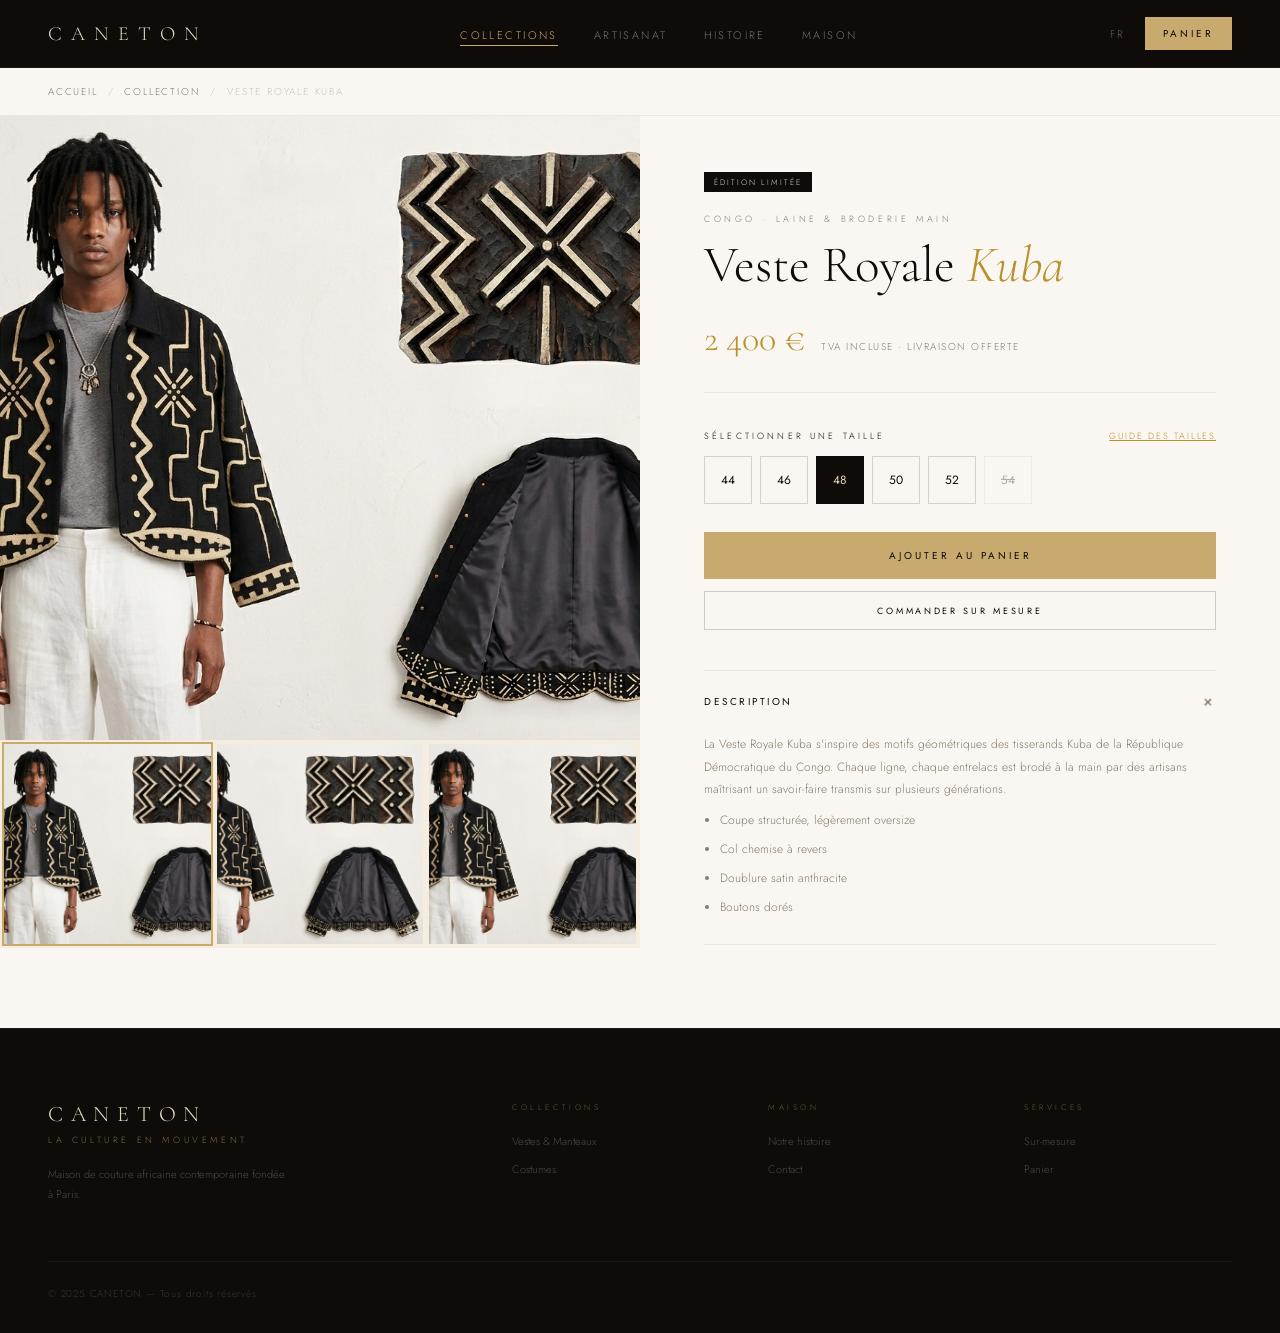
<file: caneton/produit.html>
<!DOCTYPE html>
<html lang="fr">
<head>
  <meta charset="UTF-8">
  <meta name="viewport" content="width=device-width, initial-scale=1.0">
  <title>Produit — CANETON</title>
  <link rel="stylesheet" href="css/style.css">
  <style>
    .product-page { background: var(--cream); }

    /* === BREADCRUMB === */
    .breadcrumb {
      padding: 16px var(--pad-x);
      font-size: 10px;
      letter-spacing: 0.18em;
      text-transform: uppercase;
      color: var(--muted);
      background: var(--cream);
      border-bottom: 1px solid rgba(0,0,0,0.06);
      display: flex;
      gap: 10px;
      align-items: center;
    }
    .breadcrumb a { color: var(--muted); transition: color var(--transition); }
    .breadcrumb a:hover { color: var(--gold); }
    .breadcrumb span { opacity: 0.4; }

    /* === MAIN LAYOUT === */
    .product-layout {
      display: grid;
      grid-template-columns: 1fr 1fr;
      min-height: 80vh;
    }

    /* === GALLERY === */
    .product-gallery {
      position: sticky;
      top: var(--nav-h);
      height: calc(100vh - var(--nav-h));
      overflow: hidden;
      background: var(--beige-light);
    }
    .gallery-main {
      width: 100%;
      height: 75%;
      overflow: hidden;
      position: relative;
    }
    .gallery-main img {
      width: 100%;
      height: 100%;
      object-fit: cover;
      object-position: center top;
      transition: transform var(--transition-slow);
    }
    .gallery-thumbs {
      display: flex;
      gap: 2px;
      height: 25%;
      padding: 2px;
    }
    .gallery-thumb {
      flex: 1;
      overflow: hidden;
      cursor: pointer;
      border: 2px solid transparent;
      transition: border-color var(--transition);
    }
    .gallery-thumb.active { border-color: var(--sand); }
    .gallery-thumb img {
      width: 100%;
      height: 100%;
      object-fit: cover;
      object-position: center top;
      transition: transform var(--transition-slow);
    }
    .gallery-thumb:hover img { transform: scale(1.05); }

    /* === PRODUCT INFO === */
    .product-info {
      padding: 56px 64px;
      overflow-y: auto;
      max-height: calc(100vh - var(--nav-h));
    }
    .product-tag-row {
      display: flex;
      gap: 8px;
      margin-bottom: 20px;
    }
    .product-badge {
      font-size: 8px;
      letter-spacing: 0.25em;
      text-transform: uppercase;
      padding: 4px 10px;
      background: var(--dark);
      color: var(--beige);
    }
    .product-badge.gold { background: var(--gold); color: var(--white); }

    .product-origin {
      font-size: 9px;
      letter-spacing: 0.4em;
      text-transform: uppercase;
      color: var(--muted);
      margin-bottom: 14px;
    }

    .product-name {
      font-family: var(--font-display);
      font-size: clamp(36px, 4vw, 52px);
      font-weight: 300;
      line-height: 1.05;
      color: var(--dark);
      margin-bottom: 24px;
    }
    .product-name i { color: var(--gold); }

    .product-price-row {
      display: flex;
      align-items: baseline;
      gap: 16px;
      margin-bottom: 36px;
      padding-bottom: 32px;
      border-bottom: 1px solid rgba(0,0,0,0.08);
    }
    .product-price {
      font-family: var(--font-display);
      font-size: 36px;
      font-weight: 300;
      color: var(--gold);
    }
    .product-price-note {
      font-size: 10px;
      letter-spacing: 0.15em;
      color: var(--muted);
      text-transform: uppercase;
    }

    /* === SIZE SELECTOR === */
    .selector-label {
      font-size: 9px;
      letter-spacing: 0.35em;
      text-transform: uppercase;
      color: var(--dark);
      margin-bottom: 14px;
      display: flex;
      justify-content: space-between;
      align-items: center;
    }
    .size-guide {
      color: var(--gold);
      font-size: 9px;
      letter-spacing: 0.2em;
      cursor: pointer;
      text-decoration: underline;
    }
    .size-grid {
      display: flex;
      gap: 8px;
      margin-bottom: 28px;
      flex-wrap: wrap;
    }
    .size-btn {
      width: 48px;
      height: 48px;
      border: 1px solid rgba(0,0,0,0.15);
      background: none;
      font-family: var(--font-body);
      font-size: 12px;
      color: var(--dark);
      cursor: pointer;
      transition: all var(--transition);
      display: flex;
      align-items: center;
      justify-content: center;
    }
    .size-btn:hover { border-color: var(--sand); }
    .size-btn.active { background: var(--dark); color: var(--beige); border-color: var(--dark); }
    .size-btn.unavailable { opacity: 0.3; cursor: not-allowed; text-decoration: line-through; }

    /* === CTA === */
    .product-cta {
      display: flex;
      flex-direction: column;
      gap: 12px;
      margin-bottom: 40px;
    }

    /* === ACCORDION === */
    .accordion { border-top: 1px solid rgba(0,0,0,0.08); }
    .accordion-item { border-bottom: 1px solid rgba(0,0,0,0.08); }
    .accordion-header {
      display: flex;
      justify-content: space-between;
      align-items: center;
      padding: 18px 0;
      cursor: pointer;
      font-size: 10px;
      letter-spacing: 0.25em;
      text-transform: uppercase;
      color: var(--dark);
      background: none;
      border: none;
      width: 100%;
      font-family: var(--font-body);
      text-align: left;
    }
    .accordion-icon {
      font-size: 18px;
      color: var(--muted);
      transition: transform var(--transition);
      font-style: normal;
    }
    .accordion-item.open .accordion-icon { transform: rotate(45deg); }
    .accordion-body {
      max-height: 0;
      overflow: hidden;
      transition: max-height 0.4s ease;
    }
    .accordion-item.open .accordion-body { max-height: 400px; }
    .accordion-content {
      font-size: 12px;
      line-height: 1.9;
      color: var(--muted);
      padding-bottom: 20px;
    }
    .accordion-content ul { padding-left: 16px; margin-top: 8px; }
    .accordion-content ul li { margin-bottom: 6px; list-style: disc; }

    @media (max-width: 900px) {
      .product-layout { grid-template-columns: 1fr; }
      .product-gallery {
        position: relative;
        top: 0;
        height: auto;
      }
      .gallery-main { height: 70vw; max-height: 500px; }
      .product-info { padding: 36px var(--pad-x); max-height: none; }
    }
  </style>
</head>
<body class="product-page">

  <nav class="nav">
    <a href="index.html" class="nav-logo">CANETON</a>
    <ul class="nav-menu">
      <li><a href="collection.html" class="active">Collections</a></li>
      <li><a href="contact.html">Artisanat</a></li>
      <li><a href="contact.html">Histoire</a></li>
      <li><a href="contact.html">Maison</a></li>
    </ul>
    <div class="nav-right">
      <span class="nav-lang">FR</span>
      <a href="panier.html" class="btn nav-cart-btn">
        <span class="label">Panier</span>
        <span class="nav-cart-count" style="display:none">0</span>
      </a>
    </div>
    <button class="nav-burger"><span></span><span></span><span></span></button>
  </nav>
  <nav class="nav-drawer">
    <a href="collection.html">Collections</a>
    <a href="contact.html">Artisanat</a>
    <a href="contact.html">Notre histoire</a>
    <a href="panier.html">Panier</a>
  </nav>

  <div class="breadcrumb">
    <a href="index.html">Accueil</a>
    <span>/</span>
    <a href="collection.html">Collection</a>
    <span>/</span>
    <span id="bc-name">Produit</span>
  </div>

  <div class="product-layout">
    <!-- GALLERY -->
    <div class="product-gallery">
      <div class="gallery-main">
        <img id="mainImg" src="" alt="Produit CANETON">
      </div>
      <div class="gallery-thumbs" id="galleryThumbs"></div>
    </div>

    <!-- INFO -->
    <div class="product-info">
      <div class="product-tag-row" id="productTags"></div>
      <div class="product-origin" id="productOrigin"></div>
      <h1 class="product-name" id="productName"></h1>
      <div class="product-price-row">
        <div class="product-price" id="productPrice"></div>
        <div class="product-price-note">TVA incluse · Livraison offerte</div>
      </div>

      <div class="selector-label">
        Sélectionner une taille
        <span class="size-guide">Guide des tailles</span>
      </div>
      <div class="size-grid" id="sizeGrid">
        <button class="size-btn" data-size="44">44</button>
        <button class="size-btn" data-size="46">46</button>
        <button class="size-btn active" data-size="48">48</button>
        <button class="size-btn" data-size="50">50</button>
        <button class="size-btn" data-size="52">52</button>
        <button class="size-btn unavailable" data-size="54">54</button>
      </div>

      <div class="product-cta">
        <button class="btn btn-primary btn-full" id="btnAddCart" style="padding:16px;">
          Ajouter au panier
        </button>
        <a href="contact.html" class="btn btn-outline-dark btn-full" style="justify-content:center;">
          Commander sur mesure
        </a>
      </div>

      <div class="accordion">
        <div class="accordion-item open">
          <button class="accordion-header">
            Description
            <i class="accordion-icon">+</i>
          </button>
          <div class="accordion-body">
            <div class="accordion-content" id="productDesc"></div>
          </div>
        </div>
        <div class="accordion-item">
          <button class="accordion-header">
            Composition &amp; entretien
            <i class="accordion-icon">+</i>
          </button>
          <div class="accordion-body">
            <div class="accordion-content" id="productMat"></div>
          </div>
        </div>
        <div class="accordion-item">
          <button class="accordion-header">
            Livraison &amp; retours
            <i class="accordion-icon">+</i>
          </button>
          <div class="accordion-body">
            <div class="accordion-content">
              <ul>
                <li>Livraison offerte en France et à l'international</li>
                <li>Expédition sous 48h pour les pièces en stock</li>
                <li>Pièces sur-mesure : délai de 4 à 6 semaines</li>
                <li>Retours acceptés sous 14 jours (état d'origine)</li>
              </ul>
            </div>
          </div>
        </div>
      </div>
    </div>
  </div>

  <footer class="footer" style="margin-top:80px;">
    <div class="footer-grid">
      <div>
        <div class="footer-brand">CANETON</div>
        <div class="footer-tagline">La culture en mouvement</div>
        <p class="footer-desc">Maison de couture africaine contemporaine fondée à Paris.</p>
      </div>
      <div>
        <div class="footer-col-title">Collections</div>
        <ul class="footer-links">
          <li><a href="collection.html">Vestes &amp; Manteaux</a></li>
          <li><a href="collection.html">Costumes</a></li>
        </ul>
      </div>
      <div>
        <div class="footer-col-title">Maison</div>
        <ul class="footer-links">
          <li><a href="contact.html">Notre histoire</a></li>
          <li><a href="contact.html">Contact</a></li>
        </ul>
      </div>
      <div>
        <div class="footer-col-title">Services</div>
        <ul class="footer-links">
          <li><a href="contact.html">Sur-mesure</a></li>
          <li><a href="panier.html">Panier</a></li>
        </ul>
      </div>
    </div>
    <div class="footer-bottom">
      <span>© 2025 CANETON — Tous droits réservés</span>
    </div>
  </footer>

  <script src="js/main.js"></script>
  <script>
    // === PRODUCT DATA ===
    const products = {
      '1': {
        name: 'Veste Royale <i>Kuba</i>',
        origin: 'Congo · Laine & Broderie main',
        price: '2 400 €',
        priceRaw: 2400,
        tags: [{ label: 'Édition limitée', cls: '' }],
        images: ['images/veste-kuba.png', 'images/veste-kuba.png', 'images/veste-kuba.png'],
        imgPos: ['center top', 'right top', '60% top'],
        desc: `<p>La Veste Royale Kuba s'inspire des motifs géométriques des tisserands Kuba de la République Démocratique du Congo. Chaque ligne, chaque entrelacs est brodé à la main par des artisans maîtrisant un savoir-faire transmis sur plusieurs générations.</p><ul><li>Coupe structurée, légèrement oversize</li><li>Col chemise à revers</li><li>Doublure satin anthracite</li><li>Boutons dorés</li></ul>`,
        mat: `<p>Composition :</p><ul><li>80% Laine vierge · 20% Soie</li><li>Broderies : fil de coton ciré</li><li>Doublure : 100% Acétate</li></ul><p style="margin-top:12px;">Entretien : Nettoyage à sec uniquement. Ne pas essorer. Conserver sur cintre large.</p>`
      },
      '2': {
        name: 'Veste Ashanti <i>Col Mao</i>',
        origin: 'Ghana · Cachemire & Kente',
        price: '3 100 €',
        priceRaw: 3100,
        tags: [{ label: 'Nouveau', cls: 'gold' }],
        images: ['images/veste-ashanti.png', 'images/veste-ashanti.png', 'images/veste-ashanti.png'],
        imgPos: ['30% top', 'center top', '50% top'],
        desc: `<p>Revisitant le code militaire avec une rigueur toute africaine, cette veste intègre un plastron brodé de motifs Kente du Ghana. La coupe col Mao confère une silhouette à la fois austère et majestueuse.</p><ul><li>Col officier fermé</li><li>Plastron brodé asymétrique</li><li>Épaulettes en daim naturel</li><li>Boutons en laiton gravé</li><li>Doublure chocolat</li></ul>`,
        mat: `<p>Composition :</p><ul><li>70% Cachemire · 30% Laine</li><li>Broderies : fil de soie</li><li>Épaulettes : daim naturel</li><li>Doublure : 100% Acétate</li></ul><p style="margin-top:12px;">Entretien : Nettoyage à sec uniquement. Repasser à basse température avec linge humide.</p>`
      }
    };

    // === INIT ===
    const params = new URLSearchParams(window.location.search);
    const id = params.get('id') || '1';
    const p = products[id] || products['1'];

    // Populate
    document.getElementById('bc-name').textContent = p.name.replace(/<[^>]+>/g, '');
    document.title = p.name.replace(/<[^>]+>/g, '') + ' — CANETON';
    document.getElementById('productName').innerHTML = p.name;
    document.getElementById('productOrigin').textContent = p.origin;
    document.getElementById('productPrice').textContent = p.price;
    document.getElementById('productDesc').innerHTML = p.desc;
    document.getElementById('productMat').innerHTML = p.mat;

    // Tags
    const tagsEl = document.getElementById('productTags');
    p.tags.forEach(t => {
      const span = document.createElement('span');
      span.className = 'product-badge ' + t.cls;
      span.textContent = t.label;
      tagsEl.appendChild(span);
    });

    // Gallery
    const mainImg = document.getElementById('mainImg');
    const thumbsEl = document.getElementById('galleryThumbs');
    mainImg.src = p.images[0];
    mainImg.style.objectPosition = p.imgPos[0];

    p.images.forEach((src, i) => {
      const div = document.createElement('div');
      div.className = 'gallery-thumb' + (i === 0 ? ' active' : '');
      const img = document.createElement('img');
      img.src = src;
      img.alt = 'Vue ' + (i+1);
      img.style.objectPosition = p.imgPos[i];
      div.appendChild(img);
      div.addEventListener('click', () => {
        mainImg.src = src;
        mainImg.style.objectPosition = p.imgPos[i];
        document.querySelectorAll('.gallery-thumb').forEach(t => t.classList.remove('active'));
        div.classList.add('active');
      });
      thumbsEl.appendChild(div);
    });

    // Size selector
    let selectedSize = '48';
    document.querySelectorAll('.size-btn:not(.unavailable)').forEach(btn => {
      btn.addEventListener('click', function() {
        document.querySelectorAll('.size-btn').forEach(b => b.classList.remove('active'));
        this.classList.add('active');
        selectedSize = this.dataset.size;
      });
    });

    // Add to cart
    document.getElementById('btnAddCart').addEventListener('click', () => {
      addToCart({
        id: id + '-' + selectedSize,
        name: p.name.replace(/<[^>]+>/g, ''),
        price: p.priceRaw,
        image: p.images[0],
        size: selectedSize
      });
    });

    // Accordion
    document.querySelectorAll('.accordion-header').forEach(btn => {
      btn.addEventListener('click', function() {
        const item = this.parentElement;
        const isOpen = item.classList.contains('open');
        document.querySelectorAll('.accordion-item').forEach(i => i.classList.remove('open'));
        if (!isOpen) item.classList.add('open');
      });
    });
  </script>
</body>
</html>
</file>
<file: css/style.css>
/* ============================================================
   CANETON — Maison de Couture Africaine
   Global Stylesheet
   ============================================================ */

@import url('https://fonts.googleapis.com/css2?family=Cormorant+Garamond:ital,wght@0,300;0,400;0,600;1,300;1,400&family=Jost:wght@200;300;400;500&display=swap');

/* === RESET & ROOT === */
*, *::before, *::after { margin: 0; padding: 0; box-sizing: border-box; }

:root {
  --dark:        #0E0B08;
  --dark-soft:   #181310;
  --sand:        #C8A96E;
  --sand-light:  #D4B988;
  --beige:       #E8D9C0;
  --beige-light: #F5EDE0;
  --beige-mid:   #D4B896;
  --cream:       #FAF7F2;
  --brown:       #2C1A0E;
  --gold:        #B8912A;
  --muted:       #8A7A6A;
  --muted-light: #A89880;
  --white:       #FFFFFF;
  --border:      rgba(200, 169, 110, 0.15);
  --border-dark: rgba(200, 169, 110, 0.08);

  --font-display: 'Cormorant Garamond', Georgia, serif;
  --font-body:    'Jost', sans-serif;

  --nav-h: 68px;
  --max-w: 1280px;
  --pad-x: 48px;

  --transition: 0.3s ease;
  --transition-slow: 0.6s cubic-bezier(0.25, 0.46, 0.45, 0.94);
}

html { scroll-behavior: smooth; font-size: 16px; }

body {
  font-family: var(--font-body);
  font-weight: 300;
  background: var(--cream);
  color: var(--dark);
  overflow-x: hidden;
  -webkit-font-smoothing: antialiased;
}

img { display: block; max-width: 100%; }
a { text-decoration: none; color: inherit; }
button { font-family: var(--font-body); cursor: pointer; }
ul { list-style: none; }

/* === UTILITY === */
.u-upper { text-transform: uppercase; letter-spacing: 0.25em; }
.u-serif { font-family: var(--font-display); }
.u-gold { color: var(--gold); }
.u-sand { color: var(--sand); }
.u-muted { color: var(--muted); }
.u-container { max-width: var(--max-w); margin: 0 auto; padding: 0 var(--pad-x); }

/* === NAVIGATION === */
.nav {
  display: flex;
  align-items: center;
  justify-content: space-between;
  padding: 0 var(--pad-x);
  height: var(--nav-h);
  background: var(--dark);
  position: sticky;
  top: 0;
  z-index: 100;
  border-bottom: 1px solid var(--border-dark);
}

.nav-logo {
  font-family: var(--font-display);
  font-size: 20px;
  font-weight: 300;
  letter-spacing: 0.45em;
  color: var(--beige);
  text-transform: uppercase;
}

.nav-menu {
  display: flex;
  gap: 36px;
}
.nav-menu a {
  font-size: 11px;
  letter-spacing: 0.22em;
  text-transform: uppercase;
  color: rgba(232, 217, 192, 0.5);
  transition: color var(--transition);
  padding-bottom: 2px;
  border-bottom: 1px solid transparent;
}
.nav-menu a:hover,
.nav-menu a.active {
  color: var(--sand);
  border-bottom-color: var(--sand);
}

.nav-right { display: flex; gap: 20px; align-items: center; }

.nav-lang {
  font-size: 11px;
  letter-spacing: 0.2em;
  text-transform: uppercase;
  color: rgba(232, 217, 192, 0.4);
}

.nav-cart-btn {
  background: var(--sand);
  color: var(--dark);
  border: none;
  padding: 9px 18px;
  font-size: 10px;
  letter-spacing: 0.25em;
  text-transform: uppercase;
  font-family: var(--font-body);
  font-weight: 400;
  transition: background var(--transition);
  display: flex;
  align-items: center;
  gap: 8px;
}
.nav-cart-btn:hover { background: var(--sand-light); }
.nav-cart-count {
  background: var(--dark);
  color: var(--sand);
  border-radius: 50%;
  width: 18px;
  height: 18px;
  font-size: 9px;
  display: flex;
  align-items: center;
  justify-content: center;
  font-weight: 500;
}

/* Mobile hamburger */
.nav-burger {
  display: none;
  flex-direction: column;
  gap: 5px;
  background: none;
  border: none;
  cursor: pointer;
  padding: 4px;
}
.nav-burger span {
  display: block;
  width: 22px;
  height: 1px;
  background: var(--beige);
  transition: all var(--transition);
}

/* Mobile nav drawer */
.nav-drawer {
  display: none;
  position: fixed;
  top: var(--nav-h);
  left: 0; right: 0;
  background: var(--dark);
  border-top: 1px solid var(--border-dark);
  padding: 32px var(--pad-x);
  z-index: 99;
  flex-direction: column;
  gap: 24px;
}
.nav-drawer.open { display: flex; }
.nav-drawer a {
  font-size: 13px;
  letter-spacing: 0.22em;
  text-transform: uppercase;
  color: rgba(232, 217, 192, 0.6);
  padding: 8px 0;
  border-bottom: 1px solid var(--border-dark);
}

/* === BUTTONS === */
.btn {
  display: inline-flex;
  align-items: center;
  gap: 10px;
  font-family: var(--font-body);
  font-size: 10px;
  font-weight: 400;
  letter-spacing: 0.3em;
  text-transform: uppercase;
  border: none;
  cursor: pointer;
  transition: all var(--transition);
  white-space: nowrap;
}

.btn-primary {
  background: var(--sand);
  color: var(--dark);
  padding: 14px 32px;
}
.btn-primary:hover { background: var(--sand-light); }

.btn-dark {
  background: var(--dark);
  color: var(--beige);
  padding: 14px 32px;
}
.btn-dark:hover { background: #1e1812; }

.btn-outline {
  background: transparent;
  color: var(--beige);
  padding: 13px 28px;
  border: 1px solid rgba(232, 217, 192, 0.25);
}
.btn-outline:hover { border-color: var(--sand); color: var(--sand); }

.btn-outline-dark {
  background: transparent;
  color: var(--dark);
  padding: 12px 24px;
  border: 1px solid rgba(0,0,0,0.18);
  font-size: 9px;
}
.btn-outline-dark:hover { border-color: var(--gold); color: var(--gold); }

.btn-full { width: 100%; justify-content: center; }

/* === TICKER === */
.ticker {
  background: var(--sand);
  padding: 12px 0;
  overflow: hidden;
}
.ticker-track {
  display: flex;
  gap: 0;
  animation: ticker-scroll 22s linear infinite;
  white-space: nowrap;
}
.ticker-item {
  font-size: 9px;
  letter-spacing: 0.45em;
  text-transform: uppercase;
  color: var(--dark);
  flex-shrink: 0;
  padding: 0 40px;
  display: flex;
  align-items: center;
  gap: 40px;
}
.ticker-item::after { content: '◆'; font-size: 6px; }

@keyframes ticker-scroll {
  from { transform: translateX(0); }
  to { transform: translateX(-50%); }
}

/* === SECTION HEADERS === */
.section-eyebrow {
  font-size: 9px;
  letter-spacing: 0.5em;
  text-transform: uppercase;
  color: var(--muted);
  margin-bottom: 10px;
}
.section-eyebrow.light { color: var(--sand); opacity: 0.7; }

.section-title {
  font-family: var(--font-display);
  font-size: clamp(32px, 4vw, 44px);
  font-weight: 300;
  line-height: 1.1;
  color: var(--dark);
}
.section-title i { color: var(--gold); font-style: italic; }
.section-title.light { color: var(--beige-light); }
.section-title.light i { color: var(--sand); }

.section-divider {
  width: 36px;
  height: 1px;
  background: var(--gold);
  margin: 16px 0 24px;
}

/* === PRODUCT CARD === */
.pcard {
  cursor: pointer;
  display: block;
}
.pcard-img {
  position: relative;
  overflow: hidden;
  aspect-ratio: 3 / 4;
  background: var(--beige-light);
  border: 1px solid rgba(0,0,0,0.06);
  margin-bottom: 16px;
  transition: border-color var(--transition);
}
.pcard:hover .pcard-img { border-color: var(--sand); }
.pcard-img img {
  width: 100%;
  height: 100%;
  object-fit: cover;
  object-position: center top;
  transition: transform var(--transition-slow);
}
.pcard:hover .pcard-img img { transform: scale(1.04); }

.pcard-tag {
  position: absolute;
  top: 12px;
  left: 12px;
  background: var(--dark);
  color: var(--beige);
  font-size: 8px;
  letter-spacing: 0.25em;
  text-transform: uppercase;
  padding: 4px 8px;
  z-index: 2;
}
.pcard-tag.new { background: var(--gold); color: var(--white); }

.pcard-overlay {
  position: absolute;
  inset: 0;
  background: rgba(14, 11, 8, 0);
  transition: background var(--transition);
  display: flex;
  align-items: center;
  justify-content: center;
  z-index: 1;
}
.pcard:hover .pcard-overlay { background: rgba(14, 11, 8, 0.18); }

.pcard-quick {
  opacity: 0;
  transform: translateY(8px);
  transition: all var(--transition);
  position: absolute;
  bottom: 16px;
  left: 16px;
  right: 16px;
  z-index: 3;
  background: var(--dark);
  color: var(--beige);
  border: none;
  padding: 12px;
  font-size: 9px;
  letter-spacing: 0.3em;
  text-transform: uppercase;
  font-family: var(--font-body);
}
.pcard:hover .pcard-quick { opacity: 1; transform: translateY(0); }

.pcard-name {
  font-family: var(--font-display);
  font-size: 20px;
  font-weight: 300;
  color: var(--dark);
  margin-bottom: 4px;
  line-height: 1.2;
}
.pcard-origin {
  font-size: 9px;
  letter-spacing: 0.22em;
  text-transform: uppercase;
  color: var(--muted);
  margin-bottom: 8px;
}
.pcard-price {
  font-size: 14px;
  color: var(--gold);
  letter-spacing: 0.05em;
}

/* === FOOTER === */
.footer {
  background: var(--dark);
  border-top: 1px solid var(--border-dark);
  padding: 72px var(--pad-x) 32px;
}
.footer-grid {
  display: grid;
  grid-template-columns: 2fr 1fr 1fr 1fr;
  gap: 48px;
  margin-bottom: 56px;
}
.footer-brand {
  font-family: var(--font-display);
  font-size: 22px;
  letter-spacing: 0.35em;
  color: var(--beige);
  margin-bottom: 6px;
}
.footer-tagline {
  font-size: 9px;
  letter-spacing: 0.4em;
  text-transform: uppercase;
  color: var(--sand);
  opacity: 0.6;
  margin-bottom: 18px;
}
.footer-desc {
  font-size: 11px;
  line-height: 1.85;
  color: rgba(232, 217, 192, 0.3);
  max-width: 240px;
}
.footer-col-title {
  font-size: 8px;
  letter-spacing: 0.45em;
  text-transform: uppercase;
  color: var(--sand);
  opacity: 0.5;
  margin-bottom: 20px;
}
.footer-links li {
  font-size: 11px;
  color: rgba(232, 217, 192, 0.3);
  margin-bottom: 12px;
  cursor: pointer;
  transition: color var(--transition);
}
.footer-links li:hover { color: rgba(232, 217, 192, 0.7); }
.footer-links a {
  font-size: 11px;
  color: rgba(232, 217, 192, 0.3);
  display: block;
  margin-bottom: 12px;
  transition: color var(--transition);
}
.footer-links a:hover { color: rgba(232, 217, 192, 0.7); }
.footer-bottom {
  border-top: 1px solid var(--border-dark);
  padding-top: 24px;
  display: flex;
  justify-content: space-between;
  align-items: center;
  font-size: 10px;
  color: rgba(232, 217, 192, 0.2);
  letter-spacing: 0.08em;
}

/* === SCROLL REVEAL === */
.reveal {
  opacity: 0;
  transform: translateY(24px);
  transition: opacity 0.7s ease, transform 0.7s ease;
}
.reveal.visible {
  opacity: 1;
  transform: translateY(0);
}
.reveal-delay-1 { transition-delay: 0.1s; }
.reveal-delay-2 { transition-delay: 0.2s; }
.reveal-delay-3 { transition-delay: 0.3s; }
.reveal-delay-4 { transition-delay: 0.4s; }

/* === TOAST NOTIFICATION === */
.toast {
  position: fixed;
  bottom: 32px;
  right: 32px;
  background: var(--dark);
  border: 1px solid var(--border);
  color: var(--beige);
  padding: 16px 24px;
  font-size: 11px;
  letter-spacing: 0.1em;
  z-index: 9999;
  transform: translateY(20px);
  opacity: 0;
  transition: all 0.35s ease;
  pointer-events: none;
  display: flex;
  align-items: center;
  gap: 12px;
}
.toast.show { transform: translateY(0); opacity: 1; }
.toast-dot { width: 6px; height: 6px; background: var(--sand); border-radius: 50%; flex-shrink: 0; }

/* === RESPONSIVE === */
@media (max-width: 1024px) {
  :root { --pad-x: 32px; }
  .footer-grid { grid-template-columns: 1fr 1fr; gap: 36px; }
}

@media (max-width: 768px) {
  :root { --pad-x: 20px; --nav-h: 60px; }

  .nav-menu { display: none; }
  .nav-lang { display: none; }
  .nav-burger { display: flex; }

  .footer-grid { grid-template-columns: 1fr 1fr; gap: 32px; }
  .footer-bottom { flex-direction: column; gap: 8px; text-align: center; }
}

@media (max-width: 480px) {
  .footer-grid { grid-template-columns: 1fr; }
  .nav-cart-btn span.label { display: none; }
}

/* Logo image in nav */
.nav-logo img { 
  height: 38px; 
  display: block;
  transition: opacity 0.3s;
}
.nav-logo:hover img { opacity: 0.8; }
.footer-brand img { height: 44px; display: block; }
</file>
<file: caneton/css/style.css>
/* ============================================================
   CANETON — Maison de Couture Africaine
   Global Stylesheet
   ============================================================ */

@import url('https://fonts.googleapis.com/css2?family=Cormorant+Garamond:ital,wght@0,300;0,400;0,600;1,300;1,400&family=Jost:wght@200;300;400;500&display=swap');

/* === RESET & ROOT === */
*, *::before, *::after { margin: 0; padding: 0; box-sizing: border-box; }

:root {
  --dark:        #0E0B08;
  --dark-soft:   #181310;
  --sand:        #C8A96E;
  --sand-light:  #D4B988;
  --beige:       #E8D9C0;
  --beige-light: #F5EDE0;
  --beige-mid:   #D4B896;
  --cream:       #FAF7F2;
  --brown:       #2C1A0E;
  --gold:        #B8912A;
  --muted:       #8A7A6A;
  --muted-light: #A89880;
  --white:       #FFFFFF;
  --border:      rgba(200, 169, 110, 0.15);
  --border-dark: rgba(200, 169, 110, 0.08);

  --font-display: 'Cormorant Garamond', Georgia, serif;
  --font-body:    'Jost', sans-serif;

  --nav-h: 68px;
  --max-w: 1280px;
  --pad-x: 48px;

  --transition: 0.3s ease;
  --transition-slow: 0.6s cubic-bezier(0.25, 0.46, 0.45, 0.94);
}

html { scroll-behavior: smooth; font-size: 16px; }

body {
  font-family: var(--font-body);
  font-weight: 300;
  background: var(--cream);
  color: var(--dark);
  overflow-x: hidden;
  -webkit-font-smoothing: antialiased;
}

img { display: block; max-width: 100%; }
a { text-decoration: none; color: inherit; }
button { font-family: var(--font-body); cursor: pointer; }
ul { list-style: none; }

/* === UTILITY === */
.u-upper { text-transform: uppercase; letter-spacing: 0.25em; }
.u-serif { font-family: var(--font-display); }
.u-gold { color: var(--gold); }
.u-sand { color: var(--sand); }
.u-muted { color: var(--muted); }
.u-container { max-width: var(--max-w); margin: 0 auto; padding: 0 var(--pad-x); }

/* === NAVIGATION === */
.nav {
  display: flex;
  align-items: center;
  justify-content: space-between;
  padding: 0 var(--pad-x);
  height: var(--nav-h);
  background: var(--dark);
  position: sticky;
  top: 0;
  z-index: 100;
  border-bottom: 1px solid var(--border-dark);
}

.nav-logo {
  font-family: var(--font-display);
  font-size: 20px;
  font-weight: 300;
  letter-spacing: 0.45em;
  color: var(--beige);
  text-transform: uppercase;
}

.nav-menu {
  display: flex;
  gap: 36px;
}
.nav-menu a {
  font-size: 11px;
  letter-spacing: 0.22em;
  text-transform: uppercase;
  color: rgba(232, 217, 192, 0.5);
  transition: color var(--transition);
  padding-bottom: 2px;
  border-bottom: 1px solid transparent;
}
.nav-menu a:hover,
.nav-menu a.active {
  color: var(--sand);
  border-bottom-color: var(--sand);
}

.nav-right { display: flex; gap: 20px; align-items: center; }

.nav-lang {
  font-size: 11px;
  letter-spacing: 0.2em;
  text-transform: uppercase;
  color: rgba(232, 217, 192, 0.4);
}

.nav-cart-btn {
  background: var(--sand);
  color: var(--dark);
  border: none;
  padding: 9px 18px;
  font-size: 10px;
  letter-spacing: 0.25em;
  text-transform: uppercase;
  font-family: var(--font-body);
  font-weight: 400;
  transition: background var(--transition);
  display: flex;
  align-items: center;
  gap: 8px;
}
.nav-cart-btn:hover { background: var(--sand-light); }
.nav-cart-count {
  background: var(--dark);
  color: var(--sand);
  border-radius: 50%;
  width: 18px;
  height: 18px;
  font-size: 9px;
  display: flex;
  align-items: center;
  justify-content: center;
  font-weight: 500;
}

/* Mobile hamburger */
.nav-burger {
  display: none;
  flex-direction: column;
  gap: 5px;
  background: none;
  border: none;
  cursor: pointer;
  padding: 4px;
}
.nav-burger span {
  display: block;
  width: 22px;
  height: 1px;
  background: var(--beige);
  transition: all var(--transition);
}

/* Mobile nav drawer */
.nav-drawer {
  display: none;
  position: fixed;
  top: var(--nav-h);
  left: 0; right: 0;
  background: var(--dark);
  border-top: 1px solid var(--border-dark);
  padding: 32px var(--pad-x);
  z-index: 99;
  flex-direction: column;
  gap: 24px;
}
.nav-drawer.open { display: flex; }
.nav-drawer a {
  font-size: 13px;
  letter-spacing: 0.22em;
  text-transform: uppercase;
  color: rgba(232, 217, 192, 0.6);
  padding: 8px 0;
  border-bottom: 1px solid var(--border-dark);
}

/* === BUTTONS === */
.btn {
  display: inline-flex;
  align-items: center;
  gap: 10px;
  font-family: var(--font-body);
  font-size: 10px;
  font-weight: 400;
  letter-spacing: 0.3em;
  text-transform: uppercase;
  border: none;
  cursor: pointer;
  transition: all var(--transition);
  white-space: nowrap;
}

.btn-primary {
  background: var(--sand);
  color: var(--dark);
  padding: 14px 32px;
}
.btn-primary:hover { background: var(--sand-light); }

.btn-dark {
  background: var(--dark);
  color: var(--beige);
  padding: 14px 32px;
}
.btn-dark:hover { background: #1e1812; }

.btn-outline {
  background: transparent;
  color: var(--beige);
  padding: 13px 28px;
  border: 1px solid rgba(232, 217, 192, 0.25);
}
.btn-outline:hover { border-color: var(--sand); color: var(--sand); }

.btn-outline-dark {
  background: transparent;
  color: var(--dark);
  padding: 12px 24px;
  border: 1px solid rgba(0,0,0,0.18);
  font-size: 9px;
}
.btn-outline-dark:hover { border-color: var(--gold); color: var(--gold); }

.btn-full { width: 100%; justify-content: center; }

/* === TICKER === */
.ticker {
  background: var(--sand);
  padding: 12px 0;
  overflow: hidden;
}
.ticker-track {
  display: flex;
  gap: 0;
  animation: ticker-scroll 22s linear infinite;
  white-space: nowrap;
}
.ticker-item {
  font-size: 9px;
  letter-spacing: 0.45em;
  text-transform: uppercase;
  color: var(--dark);
  flex-shrink: 0;
  padding: 0 40px;
  display: flex;
  align-items: center;
  gap: 40px;
}
.ticker-item::after { content: '◆'; font-size: 6px; }

@keyframes ticker-scroll {
  from { transform: translateX(0); }
  to { transform: translateX(-50%); }
}

/* === SECTION HEADERS === */
.section-eyebrow {
  font-size: 9px;
  letter-spacing: 0.5em;
  text-transform: uppercase;
  color: var(--muted);
  margin-bottom: 10px;
}
.section-eyebrow.light { color: var(--sand); opacity: 0.7; }

.section-title {
  font-family: var(--font-display);
  font-size: clamp(32px, 4vw, 44px);
  font-weight: 300;
  line-height: 1.1;
  color: var(--dark);
}
.section-title i { color: var(--gold); font-style: italic; }
.section-title.light { color: var(--beige-light); }
.section-title.light i { color: var(--sand); }

.section-divider {
  width: 36px;
  height: 1px;
  background: var(--gold);
  margin: 16px 0 24px;
}

/* === PRODUCT CARD === */
.pcard {
  cursor: pointer;
  display: block;
}
.pcard-img {
  position: relative;
  overflow: hidden;
  aspect-ratio: 3 / 4;
  background: var(--beige-light);
  border: 1px solid rgba(0,0,0,0.06);
  margin-bottom: 16px;
  transition: border-color var(--transition);
}
.pcard:hover .pcard-img { border-color: var(--sand); }
.pcard-img img {
  width: 100%;
  height: 100%;
  object-fit: cover;
  object-position: center top;
  transition: transform var(--transition-slow);
}
.pcard:hover .pcard-img img { transform: scale(1.04); }

.pcard-tag {
  position: absolute;
  top: 12px;
  left: 12px;
  background: var(--dark);
  color: var(--beige);
  font-size: 8px;
  letter-spacing: 0.25em;
  text-transform: uppercase;
  padding: 4px 8px;
  z-index: 2;
}
.pcard-tag.new { background: var(--gold); color: var(--white); }

.pcard-overlay {
  position: absolute;
  inset: 0;
  background: rgba(14, 11, 8, 0);
  transition: background var(--transition);
  display: flex;
  align-items: center;
  justify-content: center;
  z-index: 1;
}
.pcard:hover .pcard-overlay { background: rgba(14, 11, 8, 0.18); }

.pcard-quick {
  opacity: 0;
  transform: translateY(8px);
  transition: all var(--transition);
  position: absolute;
  bottom: 16px;
  left: 16px;
  right: 16px;
  z-index: 3;
  background: var(--dark);
  color: var(--beige);
  border: none;
  padding: 12px;
  font-size: 9px;
  letter-spacing: 0.3em;
  text-transform: uppercase;
  font-family: var(--font-body);
}
.pcard:hover .pcard-quick { opacity: 1; transform: translateY(0); }

.pcard-name {
  font-family: var(--font-display);
  font-size: 20px;
  font-weight: 300;
  color: var(--dark);
  margin-bottom: 4px;
  line-height: 1.2;
}
.pcard-origin {
  font-size: 9px;
  letter-spacing: 0.22em;
  text-transform: uppercase;
  color: var(--muted);
  margin-bottom: 8px;
}
.pcard-price {
  font-size: 14px;
  color: var(--gold);
  letter-spacing: 0.05em;
}

/* === FOOTER === */
.footer {
  background: var(--dark);
  border-top: 1px solid var(--border-dark);
  padding: 72px var(--pad-x) 32px;
}
.footer-grid {
  display: grid;
  grid-template-columns: 2fr 1fr 1fr 1fr;
  gap: 48px;
  margin-bottom: 56px;
}
.footer-brand {
  font-family: var(--font-display);
  font-size: 22px;
  letter-spacing: 0.35em;
  color: var(--beige);
  margin-bottom: 6px;
}
.footer-tagline {
  font-size: 9px;
  letter-spacing: 0.4em;
  text-transform: uppercase;
  color: var(--sand);
  opacity: 0.6;
  margin-bottom: 18px;
}
.footer-desc {
  font-size: 11px;
  line-height: 1.85;
  color: rgba(232, 217, 192, 0.3);
  max-width: 240px;
}
.footer-col-title {
  font-size: 8px;
  letter-spacing: 0.45em;
  text-transform: uppercase;
  color: var(--sand);
  opacity: 0.5;
  margin-bottom: 20px;
}
.footer-links li {
  font-size: 11px;
  color: rgba(232, 217, 192, 0.3);
  margin-bottom: 12px;
  cursor: pointer;
  transition: color var(--transition);
}
.footer-links li:hover { color: rgba(232, 217, 192, 0.7); }
.footer-links a {
  font-size: 11px;
  color: rgba(232, 217, 192, 0.3);
  display: block;
  margin-bottom: 12px;
  transition: color var(--transition);
}
.footer-links a:hover { color: rgba(232, 217, 192, 0.7); }
.footer-bottom {
  border-top: 1px solid var(--border-dark);
  padding-top: 24px;
  display: flex;
  justify-content: space-between;
  align-items: center;
  font-size: 10px;
  color: rgba(232, 217, 192, 0.2);
  letter-spacing: 0.08em;
}

/* === SCROLL REVEAL === */
.reveal {
  opacity: 0;
  transform: translateY(24px);
  transition: opacity 0.7s ease, transform 0.7s ease;
}
.reveal.visible {
  opacity: 1;
  transform: translateY(0);
}
.reveal-delay-1 { transition-delay: 0.1s; }
.reveal-delay-2 { transition-delay: 0.2s; }
.reveal-delay-3 { transition-delay: 0.3s; }
.reveal-delay-4 { transition-delay: 0.4s; }

/* === TOAST NOTIFICATION === */
.toast {
  position: fixed;
  bottom: 32px;
  right: 32px;
  background: var(--dark);
  border: 1px solid var(--border);
  color: var(--beige);
  padding: 16px 24px;
  font-size: 11px;
  letter-spacing: 0.1em;
  z-index: 9999;
  transform: translateY(20px);
  opacity: 0;
  transition: all 0.35s ease;
  pointer-events: none;
  display: flex;
  align-items: center;
  gap: 12px;
}
.toast.show { transform: translateY(0); opacity: 1; }
.toast-dot { width: 6px; height: 6px; background: var(--sand); border-radius: 50%; flex-shrink: 0; }

/* === RESPONSIVE === */
@media (max-width: 1024px) {
  :root { --pad-x: 32px; }
  .footer-grid { grid-template-columns: 1fr 1fr; gap: 36px; }
}

@media (max-width: 768px) {
  :root { --pad-x: 20px; --nav-h: 60px; }

  .nav-menu { display: none; }
  .nav-lang { display: none; }
  .nav-burger { display: flex; }

  .footer-grid { grid-template-columns: 1fr 1fr; gap: 32px; }
  .footer-bottom { flex-direction: column; gap: 8px; text-align: center; }
}

@media (max-width: 480px) {
  .footer-grid { grid-template-columns: 1fr; }
  .nav-cart-btn span.label { display: none; }
}
</file>
